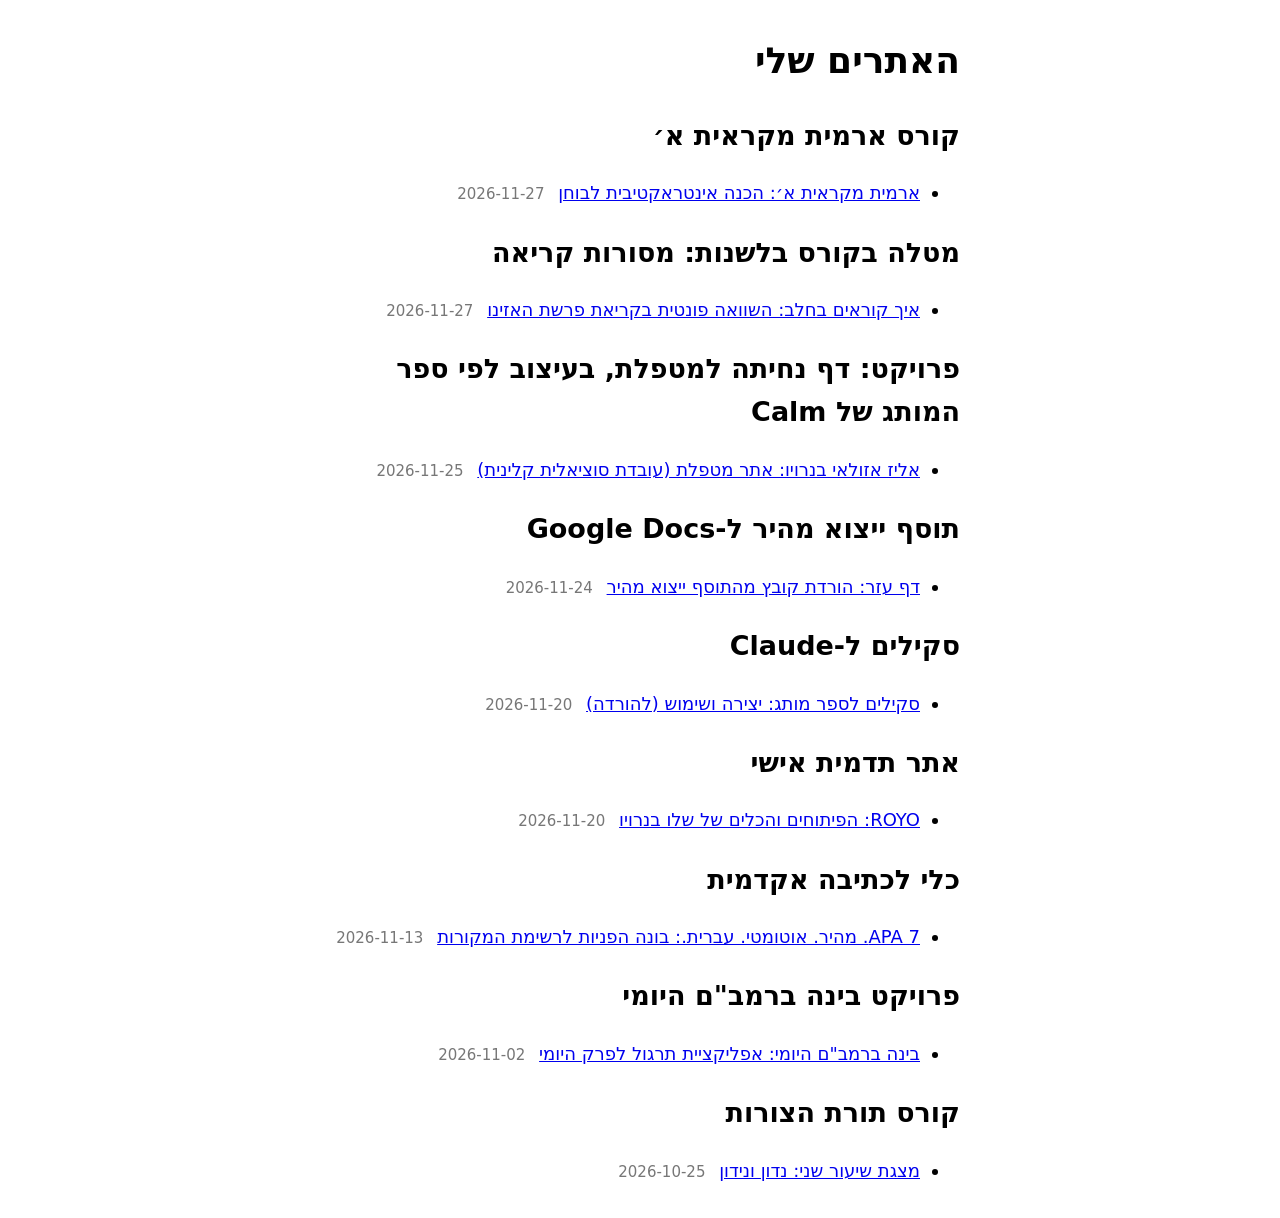
<file: index.html>
<!doctype html>
<html lang="he" dir="rtl"><head><meta charset="utf-8">
<meta name="viewport" content="width=device-width,initial-scale=1">
<title>האתרים שלי</title>
<style>body{font:18px/1.6 system-ui,sans-serif;max-width:40rem;margin:2rem auto;padding:0 1rem}
small{color:#777;margin-inline-start:.5rem}</style></head>
<body><h1>האתרים שלי</h1><h2>קורס ארמית מקראית א׳</h2><ul><li><a href="biblical-aramaic-1-quiz-prep/">ארמית מקראית א׳: הכנה אינטראקטיבית לבוחן</a> <small>2026-11-27</small></li></ul><h2>מטלה בקורס בלשנות: מסורות קריאה</h2><ul><li><a href="linguistics-aleppo-reading-tradition-haazinu/">איך קוראים בחלב: השוואה פונטית בקריאת פרשת האזינו</a> <small>2026-11-27</small></li></ul><h2>פרויקט: דף נחיתה למטפלת, בעיצוב לפי ספר המותג של Calm</h2><ul><li><a href="therapy-eliz-azulai-benroyo/">אליז אזולאי בנרויו: אתר מטפלת (עובדת סוציאלית קלינית)</a> <small>2026-11-25</small></li></ul><h2>תוסף ייצוא מהיר ל-Google Docs</h2><ul><li><a href="docs-quick-export-download-helper/">דף עזר: הורדת קובץ מהתוסף ייצוא מהיר</a> <small>2026-11-24</small></li></ul><h2>סקילים ל-Claude</h2><ul><li><a href="brand-book-skills/">סקילים לספר מותג: יצירה ושימוש (להורדה)</a> <small>2026-11-20</small></li></ul><h2>אתר תדמית אישי</h2><ul><li><a href="royo-personal-tools-showcase/">ROYO: הפיתוחים והכלים של שלו בנרויו</a> <small>2026-11-20</small></li></ul><h2>כלי לכתיבה אקדמית</h2><ul><li><a href="academic-writing-apa7-citation-builder/">APA 7. מהיר. אוטומטי. עברית.: בונה הפניות לרשימת המקורות</a> <small>2026-11-13</small></li></ul><h2>פרויקט בינה ברמב&quot;ם היומי</h2><ul><li><a href="rambam-binah-daily/">בינה ברמב&quot;ם היומי: אפליקציית תרגול לפרק היומי</a> <small>2026-11-02</small></li></ul><h2>קורס תורת הצורות</h2><ul><li><a href="morphology-course-lesson-2-nadon-nidon/">מצגת שיעור שני: נדון ונידון</a> <small>2026-10-25</small></li></ul></body></html>
</file>
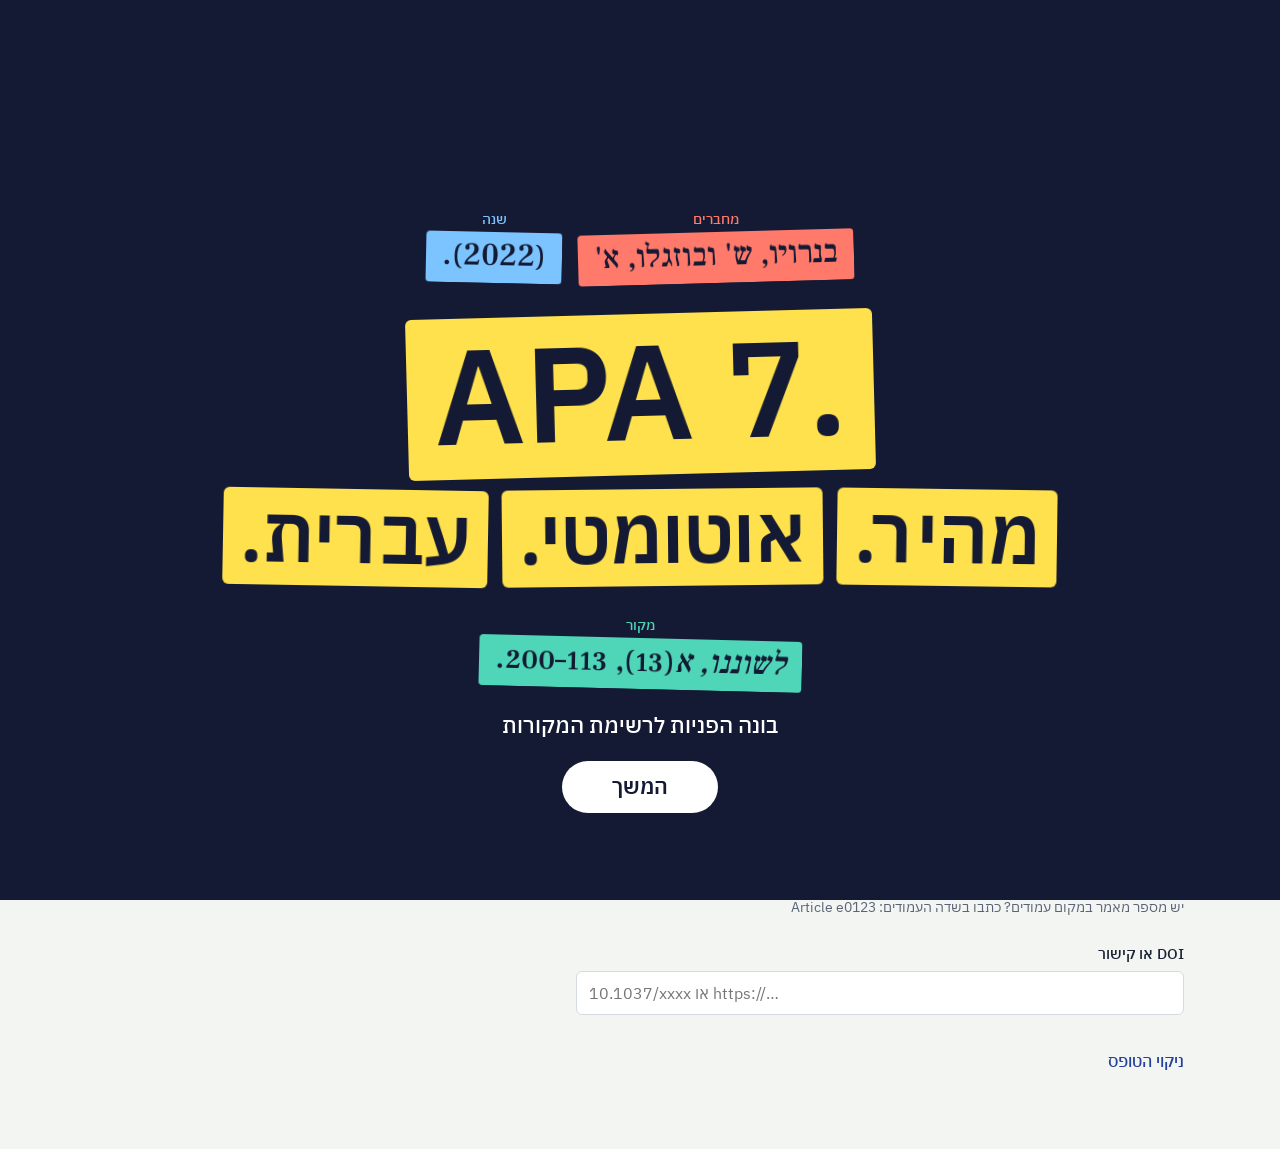
<file: academic-writing-apa7-citation-builder/index.html>
<!doctype html>
<html lang="he" dir="rtl">
<head>
<meta charset="utf-8">
<meta name="viewport" content="width=device-width, initial-scale=1, viewport-fit=cover">
<title>APA 7. מהיר. אוטומטי. עברית.</title>
<meta name="description" content="בונים הפניה לפי APA 7 למאמר בכתב עת או בספר ערוך, בעברית ובאנגלית, ומעתיקים אותה ל-Word.">
<link rel="preconnect" href="https://fonts.googleapis.com">
<link rel="preconnect" href="https://fonts.gstatic.com" crossorigin>
<link href="https://fonts.googleapis.com/css2?family=Frank+Ruhl+Libre:wght@400;500&family=IBM+Plex+Sans+Hebrew:wght@400;500;600&display=swap" rel="stylesheet">
<script>
try { document.documentElement.dataset.theme = localStorage.getItem('apa7.theme') === 'dark' ? 'dark' : 'light'; } catch (e) {}
// Opening animation: once per tab (a reload in the same tab skips it).
try { if (sessionStorage.getItem('apa7.intro')) document.documentElement.classList.add('no-intro'); else sessionStorage.setItem('apa7.intro', '1'); } catch (e) {}
</script>
<style>
:root {
  --paper: #F3F5F2; --surface: #FFFFFF; --ink: #1A2233; --muted: #5B6476; --rule: #D6DBE1;
  --accent: #23409A; --accent-ink: #FFFFFF; --mark: #FFE37E; --ai: #7B5BD6; --ai-bg: #F3EFFF; --web: #B26B00; --web-bg: #FFF4E0; --warn: #9A4A00;
  --sans: "IBM Plex Sans Hebrew", system-ui, sans-serif;
  --serif: "Frank Ruhl Libre", "Times New Roman", serif;
  --ease-out: cubic-bezier(0.23, 1, 0.32, 1);
  color-scheme: light;
}
/* Light is the default; dark only when chosen with the header toggle. */
:root[data-theme="dark"] {
  --paper: #11151D; --surface: #1A202B; --ink: #E6E9EF; --muted: #9AA3B3; --rule: #2D3543;
  --accent: #8EA6FF; --accent-ink: #0E1220; --mark: rgba(255, 214, 90, .3); --ai: #A88BFF; --ai-bg: #241F37; --web: #E8A34A; --web-bg: #2D2414; --warn: #F0A55A;
  color-scheme: dark;
}
* { box-sizing: border-box; }
[hidden] { display: none !important; }
body { margin: 0; background: var(--paper); color: var(--ink); font: 400 16px/1.55 var(--sans); -webkit-text-size-adjust: 100%; }
a { color: var(--accent); }
:focus-visible { outline: 2px solid var(--accent); outline-offset: 2px; }

/* header + tabs */
.top > .theme { position: absolute; inset-inline-end: 1rem; top: 1.1rem; font-size: .92rem; }
.top { position: relative; max-width: 70rem; margin: 0 auto; padding: 1.25rem 1rem 0; display: flex; flex-wrap: wrap; align-items: end; justify-content: space-between; gap: .25rem 2rem; border-bottom: 1px solid var(--rule); }
.top h1 { font: 600 1.35rem/1.2 var(--sans); margin: 0; }
.top p { margin: .2rem 0 .9rem; color: var(--muted); font-size: .92rem; }
.tabs { display: flex; gap: 1.75rem; }
.tabs button { all: unset; cursor: pointer; padding: .55rem 0 .7rem; font-weight: 500; color: var(--muted); border-bottom: 2px solid transparent; margin-bottom: -1px; }
.tabs button[aria-selected="true"] { color: var(--ink); border-color: var(--ink); }
.tabs button:focus-visible { outline: 2px solid var(--accent); outline-offset: 2px; }
.tabs small { font-weight: 400; color: var(--muted); }

main { max-width: 70rem; margin: 0 auto; padding: 1.5rem 1rem 7rem; }
.grid { display: grid; gap: 2rem; }

/* form */
.form { display: grid; gap: 1.5rem; min-width: 0; }
.group { border: 0; margin: 0; padding: 0; min-width: 0; display: grid; gap: .5rem; }
.group > legend, .lbl { font-weight: 500; font-size: .95rem; padding: 0; }
.group > legend { margin-bottom: .45rem; }
.field { display: grid; gap: .35rem; min-width: 0; }
input, textarea, select { font: inherit; color: inherit; background: var(--surface); border: 1px solid var(--rule); border-radius: 6px; padding: .55rem .75rem; min-height: 44px; width: 100%; }
input:focus, textarea:focus, select:focus { outline: 2px solid var(--accent); outline-offset: -1px; border-color: var(--accent); }
textarea { resize: vertical; min-height: 4.4em; field-sizing: content; }
input.ai, textarea.ai { background: var(--ai-bg); border-color: var(--ai); }
input.web, textarea.web { background: var(--web-bg); border-color: var(--web); }
.hint { color: var(--muted); font-size: .85rem; margin: 0; }
.row-top { display: flex; flex-wrap: wrap; gap: 1rem 1.5rem; align-items: end; justify-content: space-between; }
.row-top .field { width: 11rem; }
.row3 { display: grid; grid-template-columns: repeat(3, minmax(0, 1fr)); gap: .75rem; }
.row2 { display: grid; grid-template-columns: minmax(0, 2fr) minmax(0, 1fr); gap: .75rem; }

.seg { display: inline-flex; border: 1px solid var(--rule); border-radius: 8px; padding: 3px; background: var(--surface); }
.seg label { position: relative; }
.seg input { position: absolute; opacity: 0; width: 1px; height: 1px; min-height: 0; }
.seg span { display: block; padding: .5rem 1rem; border-radius: 6px; cursor: pointer; }
.seg input:checked + span { background: var(--ink); color: var(--paper); }
.seg input:focus-visible + span { outline: 2px solid var(--accent); outline-offset: 1px; }

.people { display: grid; gap: .5rem; }
.person { display: grid; grid-template-columns: minmax(0, 1fr) minmax(0, 1fr) 44px; gap: .5rem; }
.x { all: unset; display: grid; place-items: center; width: 44px; height: 44px; border-radius: 6px; color: var(--muted); cursor: pointer; font-size: 1.05rem; }
.x:hover { background: var(--rule); color: var(--ink); }
.x:focus-visible { outline: 2px solid var(--accent); }
@media (max-width: 400px) {
  .person { grid-template-columns: minmax(0, 1fr) 44px; }
  .person [data-f="given"] { grid-column: 1; }
  .person .x { grid-column: 2; grid-row: 1; }
  .row2 { grid-template-columns: minmax(0, 1fr); }
}
.textbtn { all: unset; justify-self: start; color: var(--accent); font-weight: 500; cursor: pointer; padding: .4rem 0; min-height: 32px; }
.textbtn:hover { text-decoration: underline; }
.textbtn:focus-visible { outline: 2px solid var(--accent); outline-offset: 2px; border-radius: 3px; }
.banner { border-inline-start: 3px solid var(--ai); background: var(--ai-bg); padding: .75rem 1rem; border-radius: 6px; margin: 0; }
.banner .textbtn { padding: 0; min-height: 0; text-decoration: underline; }
.demo { margin: 0; padding: .55rem .9rem; border-inline-start: 3px solid var(--rule); color: var(--muted); font-size: .92rem; }
.demo .textbtn { padding: 0; min-height: 0; }
body[data-type="chapter"] .only-journal, body[data-type="journal"] .only-chapter { display: none; }

/* output */
.out { display: grid; gap: .9rem; align-content: start; min-width: 0; }
.cap { font-size: .85rem; color: var(--muted); margin: 0; }
.card { background: var(--surface); border: 1px solid var(--rule); border-radius: 8px; padding: 1.1rem 1.25rem; }
/* APA layout: double spacing + 1.25cm hanging indent, as the guide asks */
#ref { margin: 0; font: 400 1.16rem/2 var(--serif); padding-inline-start: 1.25cm; text-indent: -1.25cm; overflow-wrap: anywhere; }
#ref.ghost { color: var(--muted); }
@media (max-width: 600px) { #ref { font-size: 1.06rem; padding-inline-start: 1.6em; text-indent: -1.6em; } }
#ref span { border-radius: 3px; transition: background-color .15s; }
@media (hover: hover) and (pointer: fine) {
  #ref[data-focus="authors"] [data-k="authors"], #ref[data-focus="date"] [data-k="date"], #ref[data-focus="title"] [data-k="title"],
  #ref[data-focus="source"] [data-k="source"], #ref[data-focus="link"] [data-k="link"] { background: var(--mark); }
}
.primary { font: 500 1rem var(--sans); background: var(--accent); color: var(--accent-ink); border: 0; border-radius: 8px; min-height: 48px; padding: 0 1.25rem; cursor: pointer; }
.primary:disabled { opacity: .45; cursor: not-allowed; }
.missing { color: var(--warn); font-size: .9rem; margin: 0; }
.missing:empty { display: none; }
.intext h2 { font: 500 .95rem var(--sans); margin: .6rem 0 .2rem; }
.cite { display: flex; align-items: center; justify-content: space-between; gap: .75rem; padding: .5rem 0; border-top: 1px solid var(--rule); }
.cite output { font: 400 1.05rem/1.5 var(--serif); }
.small { font: 500 .9rem var(--sans); color: var(--ink); background: transparent; border: 1px solid var(--rule); border-radius: 6px; min-height: 40px; padding: 0 .85rem; cursor: pointer; flex: none; }
.small:hover { border-color: var(--ink); }

@media (min-width: 900px) {
  .grid { grid-template-columns: minmax(0, 1fr) minmax(0, 27rem); align-items: start; gap: 3rem; }
  .out { position: sticky; top: 1rem; }
  main { padding-bottom: 3rem; }
}

/* mobile copy dock: hidden on desktop, while typing, on the PDF tab, and while the form is empty */
.dock { display: none; }
@media (max-width: 899px) {
  .dock { display: flex; position: fixed; inset-inline: 0; bottom: 0; gap: .75rem; align-items: center; padding: .6rem 1rem calc(.6rem + env(safe-area-inset-bottom)); background: var(--surface); border-top: 1px solid var(--rule); }
  .dock a { flex: 1; min-width: 0; color: var(--ink); text-decoration: none; font: 400 .95rem/1.4 var(--serif); display: -webkit-box; -webkit-line-clamp: 2; -webkit-box-orient: vertical; overflow: hidden; }
  body:has(:is(input, textarea, select):focus) .dock, body.empty .dock, body[data-tab="t-pdf"] .dock { display: none; }
}

/* PDF tab */
.pdf { max-width: 38rem; display: grid; gap: 1.1rem; }
.pdf h2 { font: 600 1.15rem var(--sans); margin: 0; }
.pdf p { margin: 0; }
.check { display: flex; gap: .55rem; align-items: center; cursor: pointer; }
.check input { width: 1.15rem; height: 1.15rem; min-height: 0; accent-color: var(--accent); }
.drop { display: grid; place-items: center; text-align: center; gap: .25rem; min-height: 8.5rem; padding: 1rem; border: 1.5px dashed var(--rule); border-radius: 8px; background: var(--surface); cursor: pointer; }
.drop.over, .drop:hover { border-color: var(--accent); }
.drop:focus-within { outline: 2px solid var(--accent); outline-offset: 2px; }
.drop input { position: absolute; opacity: 0; width: 1px; height: 1px; }
.drop b { font-weight: 500; }
#fname { color: var(--muted); font-size: .9rem; overflow-wrap: anywhere; }
details summary { cursor: pointer; color: var(--muted); font-size: .92rem; }
details .field { margin-top: .6rem; }
#status { min-height: 1.5em; }
#status.err { color: var(--warn); }
/* Opening animation: a poster-size citation whose "title" is the site name. Strips sweep in reading direction (right → left), the name pops in, then all sweep out. */
.intro { position: fixed; inset: 0; z-index: 100; display: grid; place-items: center; padding: 4vh 6vw; background: #141A33; overflow: hidden auto; }
.no-intro .intro { display: none; }
.intro-stack { width: min(62rem, 100%); min-height: 100%; display: grid; grid-template-rows: 1fr auto 1fr; justify-items: center; text-align: center; gap: clamp(.75rem, 3.5vh, 2.5rem); }
.intro-top { align-self: end; display: flex; flex-wrap: wrap; justify-content: center; align-items: end; gap: .75rem 1rem; }
.intro-bottom { align-self: start; display: grid; justify-items: center; gap: clamp(.75rem, 2.5vh, 1.75rem); }
.intro-row { display: inline-grid; gap: .35rem; justify-items: center; }
.intro-lbl { font: 500 .9rem/1 var(--sans); color: var(--c); opacity: 0; }
.intro-rib { display: inline-block; max-width: 100%; padding: .1em .5em .18em; border-radius: 4px; background: var(--c); color: #141A33;
  font: 500 clamp(1.05rem, 4.2vw, 2rem)/1.3 var(--serif); clip-path: inset(0 0 0 100%); transform: rotate(var(--r)); }
.intro-title { margin: 0; display: grid; justify-items: center; gap: clamp(.35rem, 1.6vw, .9rem); }
.intro-line { display: flex; flex-wrap: wrap; justify-content: center; gap: clamp(.4rem, 1.6vw, .9rem); }
.intro-word { clip-path: none; opacity: 0; padding: .02em .22em .1em; border-radius: 6px; font: 600 clamp(1.8rem, min(9vw, 8.5vh), 5.2rem)/1.15 var(--sans); }
.intro-word.big { font-size: clamp(3rem, min(16vw, 15vh), 9.5rem); line-height: 1.05; padding: .04em .2em .1em; }
.intro-go { font: 600 clamp(1.05rem, 2.8vw, 1.3rem)/1 var(--sans); color: #141A33; background: #FFFFFF; border: 0; border-radius: 999px;
  min-height: 52px; padding: 0 2.4em; cursor: pointer; opacity: 0; }
.intro-go:focus-visible { outline: 3px solid #FFE14D; outline-offset: 3px; }
@media (hover: hover) and (pointer: fine) { .intro-go:hover { background: #FFE14D; } }
.intro.go .intro-go { animation: rise 480ms var(--ease-out) var(--d) both; }
.intro.out .intro-go { animation: fade-away 220ms var(--ease-out) both; }
.intro-brand { margin: 0; font: 500 clamp(1rem, 2.6vw, 1.35rem)/1.3 var(--sans); color: #FFFFFF; opacity: 0; }

.intro.go .intro-rib { animation: rib-in 560ms var(--ease-out) var(--d) both; }
.intro.go .intro-word { animation: pop 600ms var(--ease-out) var(--d) both; }
.intro.go .intro-lbl { animation: rise 320ms var(--ease-out) calc(var(--d) + 200ms) both; }
.intro.go .intro-brand { animation: rise 480ms var(--ease-out) var(--d) both; }
.intro.out .intro-word { opacity: 1; }
.intro.out .intro-rib { animation: rib-out 380ms var(--ease-out) calc(var(--d) / 6) both; }
.intro.out .intro-lbl, .intro.out .intro-brand { animation: fade-away 220ms var(--ease-out) both; }
.intro.out { animation: fade-away 420ms var(--ease-out) 320ms both; }
.intro.out-fast { animation: fade-away 220ms var(--ease-out) both; }
@keyframes rib-in { from { clip-path: inset(0 0 0 100%); transform: translateX(32px) rotate(var(--r)); } to { clip-path: inset(0); transform: translateX(0) rotate(var(--r)); } }
@keyframes rib-out { from { clip-path: inset(0); transform: translateX(0) rotate(var(--r)); } to { clip-path: inset(0 100% 0 0); transform: translateX(-32px) rotate(var(--r)); } }
@keyframes pop { from { opacity: 0; transform: translateY(14px) scale(.9) rotate(var(--r)); } to { opacity: 1; transform: rotate(var(--r)); } }
@keyframes rise { from { opacity: 0; transform: translateY(8px); } to { opacity: 1; transform: none; } }
@keyframes fade-away { from { opacity: 1; } to { opacity: 0; } }
@keyframes fade-in { from { opacity: 0; } to { opacity: 1; } }
/* Reduced motion: same content, opacity only, shorter. */
@media (prefers-reduced-motion: reduce) {
  .intro-rib { clip-path: none; transform: none; opacity: 0; }
  .intro.go .intro-rib, .intro.go .intro-lbl, .intro.go .intro-brand, .intro.go .intro-go { animation: fade-in 300ms ease calc(var(--d) / 3) both; }
  .intro.out .intro-rib, .intro.out .intro-lbl, .intro.out .intro-brand { animation: none; opacity: 1; }
  .intro.out { animation-delay: 0s; }
}
.sr { position: absolute; width: 1px; height: 1px; overflow: hidden; clip: rect(0 0 0 0); white-space: nowrap; }
@media (prefers-reduced-motion: reduce) { * { transition: none !important; } }
</style>
</head>
<body data-tab="t-manual">
<div class="intro" id="intro" role="dialog" aria-label="פתיחה"><div class="intro-stack"></div></div>
<header class="top">
  <button type="button" class="textbtn theme" id="theme">מצב כהה</button>
  <div>
    <h1>APA 7. מהיר. אוטומטי. עברית.</h1>
    <p>בונה הפניות לרשימת המקורות: מאמר בכתב עת או בספר ערוך, בעברית או באנגלית</p>
  </div>
  <nav class="tabs" role="tablist" aria-label="דרך ההזנה">
    <button role="tab" id="t-manual" aria-controls="p-manual" aria-selected="true">הזנה ידנית</button>
    <button role="tab" id="t-pdf" aria-controls="p-pdf" aria-selected="false" tabindex="-1">חילוץ מ-PDF <small>Gemini</small></button>
  </nav>
</header>

<main>
<section id="p-manual" role="tabpanel" aria-labelledby="t-manual" class="grid">
  <form id="f" class="form" autocomplete="off" novalidate>
    <div class="row-top">
      <fieldset class="group">
        <legend>איפה פורסם המאמר</legend>
        <div class="seg">
          <label><input type="radio" name="type" value="journal" checked><span>כתב עת</span></label>
          <label><input type="radio" name="type" value="chapter"><span>ספר ערוך</span></label>
        </div>
      </fieldset>
      <label class="field"><span class="lbl">שפת המקור</span>
        <select name="lang"><option value="">אוטומטי</option><option value="he">עברית</option><option value="en">English</option></select>
      </label>
    </div>

    <p class="demo" id="demo" hidden>זו הפניה לדוגמה. <button type="button" class="textbtn" data-clear>ניקוי הטופס והתחלה</button></p>
    <p class="banner" id="banner" hidden><span id="banner-text"></span> <button type="button" class="textbtn" id="flip" hidden></button></p>

    <fieldset class="group" data-seg="authors">
      <legend>מחברים</legend>
      <div class="people" id="authors"></div>
      <button type="button" class="textbtn" data-add="authors">+ מחבר</button>
      <p class="hint">ארגון כמחבר: כתבו את שמו המלא בשדה הראשון והשאירו את "שם פרטי" ריק.</p>
    </fieldset>

    <label class="field" data-seg="date"><span class="lbl">שנת פרסום</span>
      <input name="year" placeholder='2024, תשפ"ד או בדפוס' dir="auto">
    </label>

    <div class="field" data-seg="title">
      <label class="lbl" for="title">כותרת המאמר</label>
      <textarea id="title" name="title" rows="2" dir="auto" placeholder="כולל כותרת משנה אחרי נקודתיים"></textarea>
      <button type="button" class="textbtn" id="sc" hidden>להמיר ל-sentence case כנדרש ב-APA</button>
    </div>

    <div class="group only-journal" data-seg="source">
      <label class="field"><span class="lbl">שם כתב העת</span>
        <input name="journal" dir="auto" placeholder="שם מלא, ללא קיצורים">
      </label>
      <div class="row3">
        <label class="field"><span class="lbl">כרך</span><input name="volume" dir="auto"></label>
        <label class="field"><span class="lbl">גיליון</span><input name="issue" dir="auto"></label>
        <label class="field"><span class="lbl">עמודים</span><input name="pages" dir="auto" placeholder="118–119"></label>
      </div>
      <p class="hint">יש מספר מאמר במקום עמודים? כתבו בשדה העמודים: Article e0123</p>
    </div>

    <div class="group only-chapter" data-seg="source">
      <fieldset class="group">
        <legend>עורכי הספר</legend>
        <div class="people" id="editors"></div>
        <button type="button" class="textbtn" data-add="editors">+ עורך</button>
      </fieldset>
      <label class="field" id="role-field"><span class="lbl">תואר העורך</span>
        <select name="role"><option>עורך</option><option>עורכת</option></select>
      </label>
      <label class="field"><span class="lbl">שם הספר</span><input name="book" dir="auto"></label>
      <div class="row2">
        <label class="field"><span class="lbl">הוצאה לאור</span><input name="publisher" dir="auto"></label>
        <label class="field"><span class="lbl">עמודי הפרק</span><input name="cpages" dir="auto" placeholder="423–426"></label>
      </div>
    </div>

    <label class="field" data-seg="link"><span class="lbl">DOI או קישור</span>
      <input name="link" dir="ltr" inputmode="url" autocapitalize="none" autocorrect="off" spellcheck="false" placeholder="10.1037/xxxx או https://…">
    </label>

    <button type="button" class="textbtn" data-clear>ניקוי הטופס</button>
  </form>

  <aside class="out" id="out" aria-label="ההפניה">
    <p class="cap">ההפניה לרשימת המקורות</p>
    <div class="card"><p id="ref"></p></div>
    <button type="button" class="primary" data-copy="ref">העתקת ההפניה</button>
    <p class="missing" id="missing"></p>
    <p class="hint">מועתק עם נטוי בלבד, בלי גופן. כניסה תלויה של 1.25 ס"מ ורווח כפול מגדירים בעיצוב הפסקה ב-Word.</p>
    <div class="intext" id="intext">
      <h2>הפניה בגוף הטקסט</h2>
      <div class="cite"><output id="paren"></output><button type="button" class="small" data-copy="paren">העתקה</button></div>
      <div class="cite"><output id="narrative"></output><button type="button" class="small" data-copy="narrative">העתקה</button></div>
    </div>
  </aside>
</section>

<section id="p-pdf" role="tabpanel" aria-labelledby="t-pdf" hidden>
  <div class="pdf">
    <h2>חילוץ פרטים מקובץ PDF</h2>
    <p>Gemini קורא את שלושת העמודים הראשונים ואת שם הקובץ, משלים מהרשת פרטים שחסרים, ומתרגם מאמר באנגלית לעברית. ההפניה עצמה נבנית לפי הכללים, ואתם בודקים את השדות לפני ההעתקה.</p>
    <label class="field"><span class="lbl">מפתח Gemini API</span>
      <input type="password" id="key" dir="ltr" autocomplete="off" autocapitalize="none" spellcheck="false" placeholder="AIza…">
    </label>
    <label class="check"><input type="checkbox" id="remember"> לזכור את המפתח בדפדפן הזה</label>
    <p class="hint">אין לכם מפתח? <a href="https://aistudio.google.com/apikey" target="_blank" rel="noopener">יוצרים אחד בחינם ב-Google AI Studio</a>. המפתח, העמודים ושם הקובץ נשלחים ישירות מהדפדפן שלכם ל-Google, ולא לשום מקום אחר.</p>
    <label class="field"><span class="lbl">מודל</span>
      <select id="model">
        <optgroup label="חינמי">
          <option value="gemini-3.8-flash">Gemini 3.8 Flash</option>
          <option value="gemini-3.6-flash">Gemini 3.6 Flash</option>
          <option value="gemini-3.5-flash-lite">Gemini 3.5 Flash-Lite</option>
          <option value="gemini-3.1-flash-lite">Gemini 3.1 Flash-Lite</option>
          <option value="gemini-2.5-flash">Gemini 2.5 Flash</option>
          <option value="gemini-flash-latest">Gemini Flash Latest</option>
          <option value="gemini-flash-lite-latest">Gemini Flash-Lite Latest</option>
          <option value="gemini-2.5-flash-lite">Gemini 2.5 Flash-Lite</option>
          <option value="gemini-3-flash-preview">Gemini 3 Flash Preview</option>
          <option value="gemini-3.1-flash-lite-preview">Gemini 3.1 Flash Lite Preview</option>
          <option value="gemini-3.5-flash">Gemini 3.5 Flash</option>
          <option value="gemini-3.7-flash">Gemini 3.7 Flash</option>
        </optgroup>
        <optgroup label="בתשלום">
          <option value="gemini-4-argon">Gemini 4 Argon</option>
          <option value="gemini-3.1-pro-preview">Gemini 3.1 Pro Preview</option>
          <option value="gemini-2.5-pro">Gemini 2.5 Pro</option>
          <option value="gemma-4-26b-a4b-it">Gemma 4 26B A4B IT</option>
          <option value="gemma-4-31b-it">Gemma 4 31B IT</option>
          <option value="gemini-pro-latest">Gemini Pro Latest</option>
          <option value="gemini-4-carbon">Gemini 4 Carbon</option>
          <option value="gemini-4-hydrogen">Gemini 4 Hydrogen</option>
        </optgroup>
        <option value="">מזהה אחר…</option>
      </select>
    </label>
    <label class="field" id="custom-field" hidden><span class="lbl">מזהה המודל</span>
      <input id="custom-model" dir="ltr" autocapitalize="none" spellcheck="false" placeholder="gemini-…">
      <span class="hint">אפשר להקליד כל מזהה מודל ש-Google מציעה.</span>
    </label>
    <label class="drop" id="drop">
      <input type="file" id="file" accept="application/pdf,.pdf">
      <b>בחירת קובץ PDF</b>
      <span class="hint">או גרירה לכאן</span>
      <span id="fname"></span>
    </label>
    <button type="button" class="primary" id="extract">חילוץ ומילוי הטופס</button>
    <p id="status" role="status"></p>
  </div>
</section>
</main>

<div class="dock" aria-label="העתקה מהירה">
  <a href="#out" id="dock-text"></a>
  <button type="button" class="primary" data-copy="ref">העתקה</button>
</div>
<p class="sr" id="live" aria-live="polite"></p>

<script src="apa.js"></script>
<script>
const $ = s => document.querySelector(s);
const form = $('#f');
const FIELDS = ['type', 'lang', 'year', 'title', 'journal', 'volume', 'issue', 'pages', 'book', 'cpages', 'publisher', 'role', 'link'];
const DEFAULTS = { type: 'journal', role: 'עורך' };
// Shown (greyed) while the form is empty: the real formatter applied to placeholder words, so the structure is visible.
const SAMPLE = {
  he: { authors: [{ family: 'שם משפחה', given: 'א' }], year: 'שנה', title: 'כותרת המאמר', journal: 'שם כתב העת', volume: 'כרך', issue: 'גיליון', pages: 'עמודים',
        editors: [{ family: 'שם העורך', given: 'א' }], book: 'שם הספר', publisher: 'הוצאה לאור', lang: 'he' },
  en: { authors: [{ family: 'Author', given: 'A A' }], year: 'Year', title: 'Title of the article', journal: 'Journal Name', volume: 'Volume', issue: 'Issue', pages: 'xx–xx',
        editors: [{ family: 'Editor', given: 'E E' }], book: 'Title of the book', publisher: 'Publisher', lang: 'en' },
};
const store = {
  get: k => { try { return localStorage.getItem(k); } catch { return null; } },
  set: (k, v) => { try { v == null ? localStorage.removeItem(k) : localStorage.setItem(k, v); } catch {} },
};
const esc = s => s.replace(/[&<>]/g, c => ({ '&': '&amp;', '<': '&lt;', '>': '&gt;' }[c]));
// The default example on a first visit (no saved draft). It fills both the journal and the chapter fields.
const EXAMPLE = {
  type: 'journal', authors: [{ family: 'בנרויו', given: 'שלו' }, { family: 'בוזגלו', given: 'אהרון' }], year: '2022',
  title: 'הדרך המהירה ביותר לעצבן רקון', journal: 'לשוננו', volume: 'א', issue: '13', pages: '113-200',
  editors: [{ family: 'כהן', given: 'דני' }], role: 'עורך', book: 'כל הדרכים הגרועות לקלף ביצה', publisher: 'לשם', cpages: '666-770',
};
let current = null;

function addPerson(box, p = {}, focus = false) {
  const row = document.createElement('div');
  row.className = 'person';
  const fam = box.id === 'authors' ? 'שם משפחה או ארגון' : 'שם משפחה';
  row.innerHTML = `<input data-f="family" dir="auto" autocapitalize="words" placeholder="${fam}" aria-label="${fam}">` +
    `<input data-f="given" dir="auto" autocapitalize="words" placeholder="שם פרטי" aria-label="שם פרטי">` +
    `<button type="button" class="x" aria-label="הסרה">✕</button>`;
  row.children[0].value = String(p.family || '');
  row.children[1].value = String(p.given || '');
  box.append(row);
  if (focus) row.children[0].focus();
}
const people = id => [...$('#' + id).children].map(r => ({ family: r.children[0].value, given: r.children[1].value }));
const filled = list => list.filter(p => (p.family + p.given).trim());

function raw() {
  const o = {};
  for (const n of FIELDS) o[n] = form.elements[n].value;
  o.authors = people('authors');
  o.editors = people('editors');
  return o;
}
const toApa = r => ({ ...r, pages: r.type === 'chapter' ? r.cpages : r.pages, editorRole: r.role });
const hasContent = r => FIELDS.some(n => !(n in DEFAULTS) && n !== 'lang' && r[n].trim()) || filled([...r.authors, ...r.editors]).length > 0;

function render() {
  const r = raw();
  const auto = APA.detectLang({ ...r, lang: '' });
  const lang = r.lang || auto;
  const empty = !hasContent(r);
  form.elements.lang.options[0].text = `אוטומטי (${auto === 'he' ? 'עברית' : 'English'})`;
  document.body.dataset.type = r.type;
  document.body.classList.toggle('empty', empty);
  $('#role-field').hidden = !(lang === 'he' && filled(r.editors).length <= 1);
  $('#sc').hidden = !(lang === 'en' && APA.looksTitleCase(r.title) && APA.sentenceCase(r.title) !== r.title);

  const res = APA.format(empty ? { ...SAMPLE[lang], type: r.type } : toApa(r));
  const dir = res.lang === 'he' ? 'rtl' : 'ltr';
  const ref = $('#ref');
  ref.classList.toggle('ghost', empty);
  ref.dir = dir;
  ref.lang = res.lang;
  ref.innerHTML = res.segments.map(s => `<span data-k="${s.key}">${s.html}</span>`).join(' ');
  $('#dock-text').textContent = res.text;
  $('#dock-text').dir = dir;
  $('#missing').textContent = !empty && res.missing.length ? 'חסר: ' + res.missing.join(', ') : '';

  const it = empty ? null : APA.inText(toApa(r));
  $('#intext').hidden = !it;
  for (const k of ['paren', 'narrative']) { $('#' + k).textContent = it ? it[k] : ''; $('#' + k).dir = dir; }
  document.querySelectorAll('[data-copy="ref"]').forEach(b => (b.disabled = empty));
  current = empty ? null : res;
  if ($('#demo').hidden) store.set('apa7.draft', JSON.stringify(r)); // the untouched example is not a draft
}

// mode: '' = the user's own data, 'demo' = the default example, 'ai' = filled by Gemini (fields get marked).
function fill(r = {}, mode = '') {
  for (const n of FIELDS) form.elements[n].value = String((n === 'type' ? (r.type === 'chapter' ? 'chapter' : '') : r[n]) || DEFAULTS[n] || '');
  for (const id of ['authors', 'editors']) {
    const box = $('#' + id);
    box.replaceChildren();
    const list = Array.isArray(r[id]) ? r[id].filter(p => p && typeof p === 'object') : [];
    (list.length ? list : [{}]).forEach(p => addPerson(box, p));
  }
  form.querySelectorAll('input:not([type="radio"]), textarea').forEach(el => {
    el.classList.toggle('ai', mode === 'ai' && !!el.value.trim());
    el.classList.remove('web');
  });
  $('#banner').hidden = mode !== 'ai';
  $('#demo').hidden = mode !== 'demo';
  render();
}

// Rich text with italics only. The block's dir keeps Hebrew entries RTL (page ranges then read right to left) and English LTR.
async function copyRich(html, text) {
  try {
    await navigator.clipboard.write([new ClipboardItem({
      'text/html': new Blob([html], { type: 'text/html' }),
      'text/plain': new Blob([text], { type: 'text/plain' }),
    })]);
    return true;
  } catch {
    const onCopy = e => { e.clipboardData.setData('text/html', html); e.clipboardData.setData('text/plain', text); e.preventDefault(); };
    document.addEventListener('copy', onCopy);
    try { return document.execCommand('copy'); } finally { document.removeEventListener('copy', onCopy); }
  }
}

function flash(btn, msg) {
  btn.dataset.label ??= btn.textContent;
  btn.textContent = msg;
  $('#live').textContent = msg;
  clearTimeout(btn._t);
  btn._t = setTimeout(() => (btn.textContent = btn.dataset.label), 1600);
}

document.addEventListener('click', async e => {
  const b = e.target.closest('[data-copy]');
  if (!b || !current) return;
  const k = b.dataset.copy;
  const ok = k === 'ref'
    ? await copyRich(`<div dir="${current.lang === 'he' ? 'rtl' : 'ltr'}">${current.html}</div>`, current.text)
    : await copyRich(esc($('#' + k).textContent), $('#' + k).textContent);
  flash(b, ok ? 'הועתק ✓' : 'ההעתקה נכשלה');
});

form.addEventListener('input', e => { e.target.classList.remove('ai', 'web'); $('#demo').hidden = true; render(); });
form.addEventListener('change', render);
form.addEventListener('submit', e => e.preventDefault());
form.addEventListener('click', e => {
  if (e.target.closest('[data-clear]')) {
    fill({});
    form.querySelector('[data-f="family"]').focus();
    return;
  }
  const x = e.target.closest('.x');
  if (x) {
    const box = x.parentElement.parentElement;
    x.parentElement.remove();
    if (!box.children.length) addPerson(box);
    render();
  }
  const add = e.target.closest('[data-add]');
  if (add) addPerson($('#' + add.dataset.add), {}, true);
});
// Enter never submits; in the last name row it opens a new row.
form.addEventListener('keydown', e => {
  if (e.key !== 'Enter' || e.target.tagName === 'TEXTAREA' || e.target.tagName === 'BUTTON') return;
  e.preventDefault();
  const row = e.target.closest('.person');
  if (row && !row.nextElementSibling) addPerson(row.parentElement, {}, true);
});
form.addEventListener('focusin', e => { $('#ref').dataset.focus = e.target.closest('[data-seg]')?.dataset.seg || ''; });
form.addEventListener('focusout', () => { $('#ref').dataset.focus = ''; });
$('#sc').onclick = () => { const t = form.elements.title; t.value = APA.sentenceCase(t.value); render(); t.focus(); };
// theme: light by default, dark only when chosen
const root = document.documentElement;
const syncTheme = () => { $('#theme').textContent = root.dataset.theme === 'dark' ? 'מצב בהיר' : 'מצב כהה'; };
$('#theme').onclick = () => {
  root.dataset.theme = root.dataset.theme === 'dark' ? 'light' : 'dark';
  store.set('apa7.theme', root.dataset.theme);
  syncTheme();
};
syncTheme();

// tabs
const tabs = [...document.querySelectorAll('[role="tab"]')];
function showTab(id) {
  for (const t of tabs) {
    const on = t.id === id;
    t.setAttribute('aria-selected', on);
    t.tabIndex = on ? 0 : -1;
    $('#' + t.getAttribute('aria-controls')).hidden = !on;
  }
  document.body.dataset.tab = id;
}
for (const t of tabs) {
  t.onclick = () => showTab(t.id);
  t.onkeydown = e => {
    if (e.key !== 'ArrowLeft' && e.key !== 'ArrowRight') return;
    const other = tabs.find(x => x !== t);
    showTab(other.id);
    other.focus();
  };
}

// ---- Gemini: extract fields from the first 3 pages; the formatter above still builds the citation ----
const keyEl = $('#key'), remember = $('#remember'), statusEl = $('#status');
keyEl.value = store.get('apa7.key') || '';
remember.checked = !!keyEl.value;
remember.onchange = () => { if (!remember.checked) store.set('apa7.key', null); };
let pdfFile = null;

const status = (msg, err = false) => { statusEl.textContent = msg; statusEl.classList.toggle('err', err); };
function setFile(f) {
  if (!f) return;
  if (f.type !== 'application/pdf' && !/\.pdf$/i.test(f.name)) return status('הקובץ צריך להיות PDF.', true);
  pdfFile = f;
  $('#fname').textContent = f.name;
  status('');
}
const drop = $('#drop');
$('#file').onchange = e => setFile(e.target.files[0]);
drop.ondragover = e => { e.preventDefault(); drop.classList.add('over'); };
drop.ondragleave = () => drop.classList.remove('over');
drop.ondrop = e => { e.preventDefault(); drop.classList.remove('over'); setFile(e.dataTransfer.files[0]); };

const loadPdfLib = () => window.PDFLib ? Promise.resolve() : new Promise((ok, fail) => {
  const s = document.createElement('script');
  s.src = 'https://cdnjs.cloudflare.com/ajax/libs/pdf-lib/1.17.1/pdf-lib.min.js';
  s.onload = ok;
  s.onerror = () => fail(new Error('pdf-lib'));
  document.head.append(s);
});
function toB64(buf) {
  const a = new Uint8Array(buf);
  let s = '';
  for (let i = 0; i < a.length; i += 0x8000) s += String.fromCharCode(...a.subarray(i, i + 0x8000));
  return btoa(s);
}
async function firstPages(file) {
  const bytes = await file.arrayBuffer();
  try {
    await loadPdfLib();
    const src = await PDFLib.PDFDocument.load(bytes, { ignoreEncryption: true });
    if (src.isEncrypted) throw new Error('encrypted');
    const out = await PDFLib.PDFDocument.create();
    const idx = [...Array(Math.min(3, src.getPageCount())).keys()];
    (await out.copyPages(src, idx)).forEach(p => out.addPage(p));
    return { b64: await out.saveAsBase64(), trimmed: true };
  } catch {
    // Encrypted or unusual PDFs can't be cut in the browser; send the file and tell the model to read only its start.
    if (bytes.byteLength > 15e6) throw new Error('לא ניתן היה לחתוך את הקובץ, והוא גדול מדי לשליחה בשלמותו (מעל 15MB).');
    return { b64: toB64(bytes), trimmed: false };
  }
}

const PERSON = { type: 'object', properties: { family: { type: 'string' }, given: { type: 'string' } }, required: ['family', 'given'] };
const PEOPLE = { type: 'array', items: PERSON };
const STR = { type: 'string' };
const HE_FIELDS = { authors: PEOPLE, editors: PEOPLE, title: STR, journal: STR, book: STR, publisher: STR };
const SCHEMA = {
  type: 'object',
  properties: {
    type: { type: 'string', enum: ['journal', 'chapter'] }, language: { type: 'string', enum: ['he', 'en'] },
    authors: PEOPLE, year: STR, title: STR, journal: STR, volume: STR, issue: STR, pages: STR,
    editors: PEOPLE, book: STR, publisher: STR, doi: STR,
    he: { type: 'object', properties: HE_FIELDS, required: Object.keys(HE_FIELDS) },
  },
  required: ['type', 'language', 'authors', 'year', 'title', 'journal', 'volume', 'issue', 'pages', 'editors', 'book', 'publisher', 'doi', 'he'],
};
const HE_RULE = `translate the title and the book title into Hebrew; translate the journal name (use its established Hebrew name if one exists); transliterate people's names and the publisher into Hebrew letters (e.g. family "Smith", given "John" → family "סמית'", given "ג'ון").`;
const PROMPT = `Extract bibliographic metadata for an APA 7 reference from the first pages of this scholarly document (a journal article or a chapter in an edited book).
Use only what is printed in the document or its file name. Use "" (or []) for anything not found. Never guess.
- type: "journal" for a journal article, "chapter" for a chapter in an edited book.
- language: "he" if the article itself is written in Hebrew, otherwise "en". Take every field in the article's own language (for a Hebrew article ignore English translations of the title, names or journal).
- authors / editors: every person, in printed order. family = surname, given = given names exactly as printed. For an organization as author put its full name in family and leave given "".
- year: the publication year of the article (a Hebrew year such as תשפ"ד if that is what is printed).
- title: the full article or chapter title, including a subtitle after a colon. For English titles use APA sentence case (capitalize only the first word, the first word after a colon, proper nouns and acronyms).
- journal: the full journal name, no abbreviations. volume, issue: as printed, numbers only. pages: the article's page range like "45-67", or "Article <number>" if it uses an article number instead of pages.
- book, publisher: for chapters only.
- doi: the DOI only (e.g. 10.1037/abc0000123). If there is no DOI, the article's URL if printed, else "".
- he: only when the article is NOT in Hebrew, a Hebrew version of its text fields for a Hebrew reference list: ${HE_RULE} For a Hebrew article leave every field of he empty.`;

// Fields a complete reference needs; whatever is still empty after the PDF goes to a web search.
const NEED = { journal: ['authors', 'year', 'title', 'journal', 'volume', 'issue', 'pages', 'doi'], chapter: ['authors', 'year', 'title', 'editors', 'book', 'publisher', 'pages', 'doi'] };
const LABELS = { authors: 'מחברים', year: 'שנה', title: 'כותרת', journal: 'כתב העת', volume: 'כרך', issue: 'גיליון', pages: 'עמודים', doi: 'DOI', editors: 'עורכים', book: 'שם הספר', publisher: 'הוצאה לאור' };
const isEmpty = v => (Array.isArray(v) ? !v.some(p => p && String((p.family || '') + (p.given || '')).trim()) : !String(v ?? '').trim());
function parseJson(text) {
  try { return JSON.parse(text.slice(text.indexOf('{'), text.lastIndexOf('}') + 1)); } catch { return null; }
}

async function callGemini(key, model, body) {
  let res;
  try {
    res = await fetch(`https://generativelanguage.googleapis.com/v1beta/models/${encodeURIComponent(model)}:generateContent`, {
      method: 'POST',
      headers: { 'Content-Type': 'application/json', 'x-goog-api-key': key },
      body: JSON.stringify(body),
    });
  } catch {
    throw new Error('אין חיבור ל-Gemini. בדקו את החיבור לאינטרנט ונסו שוב.');
  }
  const data = await res.json().catch(() => ({}));
  if (!res.ok) {
    const m = data.error?.message || '';
    if (res.status === 429) throw new Error('המפתח חרג ממכסת השימוש של המודל הזה. נסו שוב בעוד דקה או בחרו מודל אחר.');
    if (res.status === 404) throw new Error(`המודל "${model}" לא נמצא. בחרו מודל אחר.`);
    if (/api key/i.test(m) || res.status === 401 || res.status === 403) throw new Error('המפתח לא תקין או שאין לו הרשאה למודל הזה.');
    throw new Error('Gemini החזיר שגיאה: ' + (m || res.status));
  }
  return (data.candidates?.[0]?.content?.parts || []).filter(p => !p.thought).map(p => p.text || '').join('');
}

// Stage 1: the first pages + the file name. Gemma models have no JSON mode, so they get the schema in the prompt.
async function extractFromPdf(key, model, b64, trimmed, fileName) {
  const gemma = model.startsWith('gemma');
  const text = await callGemini(key, model, {
    contents: [{ parts: [
      { inlineData: { mimeType: 'application/pdf', data: b64 } },
      { text: PROMPT +
        `\nThe file name is ${JSON.stringify(fileName)}. It may hint at the authors, year or title: use it to confirm what the pages show or to fill a gap they leave.` +
        (trimmed ? '' : '\nRead only the first 3 pages of the document.') +
        (gemma ? `\nReply with one JSON object only, matching this JSON Schema: ${JSON.stringify(SCHEMA)}` : '') },
    ] }],
    ...(gemma ? {} : { generationConfig: { responseMimeType: 'application/json', responseJsonSchema: SCHEMA } }),
  });
  const g = parseJson(text);
  if (!g) throw new Error('לא התקבלו פרטים מהקובץ. נסו שוב, בחרו מודל אחר, או מלאו את הטופס ידנית.');
  return g;
}

// Stage 2: only if fields are still empty. Text only (the PDF is not sent again) + Google Search; fills empty fields only.
async function completeFromWeb(key, model, g) {
  const missing = NEED[g.type === 'chapter' ? 'chapter' : 'journal'].filter(k => isEmpty(g[k]));
  if (!missing.length || isEmpty(g.title)) return [];
  const { he, ...known } = g;
  const wantHe = g.language === 'en';
  const text = await callGemini(key, model, {
    contents: [{ parts: [{ text: `Complete APA 7 reference metadata for one specific scholarly ${g.type === 'chapter' ? 'book chapter' : 'journal article'}.
Known metadata (JSON): ${JSON.stringify(known)}
Missing fields: ${missing.join(', ')}.
Use Google Search to find the missing fields for this exact work: match the title and the authors. Prefer the DOI record (doi.org, Crossref), the publisher's or the journal's page, or a library catalog. Fill a field only when a source confirms it for this exact work, otherwise "". Some works have no issue number or DOI.
Reply with one JSON object only, no prose, with exactly these keys: ${[...missing, ...(wantHe ? ['he'] : [])].join(', ')}.
authors and editors are arrays of {"family": "...", "given": "..."}; doi is the bare DOI (10.xxxx/...); pages like "45-67".` +
      (wantHe ? `\nhe: an object with Hebrew versions of the text fields you filled (keys among ${Object.keys(HE_FIELDS).join(', ')}): ${HE_RULE}` : '') }] }],
    tools: [{ google_search: {} }],
  });
  const found = parseJson(text) || {};
  const got = missing.filter(k => !isEmpty(found[k]) && (Array.isArray(g[k]) ? Array.isArray(found[k]) : typeof found[k] !== 'object'));
  for (const k of got) g[k] = found[k];
  if (wantHe && found.he && typeof found.he === 'object') {
    g.he = { ...(g.he || {}) };
    for (const [k, v] of Object.entries(found.he)) if (k in HE_FIELDS && isEmpty(g.he[k]) && !isEmpty(v)) g.he[k] = v;
  }
  return got;
}

// ---- apply: Gemini's fields → the same form; the formatter still builds the citation ----
let lastAi = null; // { g, web: [field keys from the web], webError, he: show the Hebrew version }
const canTranslate = g => g.language === 'en' && g.he && !isEmpty(g.he.title);

function toRaw(g, useHe) {
  const t = (useHe && g.he) || {};
  const pick = k => (isEmpty(t[k]) ? g[k] : t[k]);
  const chapter = g.type === 'chapter';
  const r = {
    type: chapter ? 'chapter' : 'journal', authors: pick('authors'), editors: pick('editors'), year: g.year, title: pick('title'),
    journal: pick('journal'), volume: g.volume, issue: g.issue, book: pick('book'), publisher: pick('publisher'), link: g.doi,
    [chapter ? 'cpages' : 'pages']: g.pages,
  };
  const lang = useHe ? 'he' : g.language;
  r.lang = (lang === 'he' || lang === 'en') && lang !== APA.detectLang({ ...r, lang: '' }) ? lang : '';
  return r;
}

function showAi() {
  const { g, web, webError, he } = lastAi;
  fill(toRaw(g, he), 'ai');
  const sel = { authors: '#authors input', editors: '#editors input', doi: '[name="link"]', pages: `[name="${g.type === 'chapter' ? 'cpages' : 'pages'}"]` };
  for (const k of web) form.querySelectorAll(sel[k] || `[name="${k}"]`).forEach(el => el.classList.replace('ai', 'web'));
  $('#banner-text').textContent = 'הפרטים מולאו מתוך הקובץ' + (he ? ' ותורגמו לעברית' : '') + '. ' +
    (web.length ? `מהרשת הושלמו: ${web.map(k => LABELS[k]).join(', ')} (מסומנים בכתום). ` : '') +
    (webError ? 'ההשלמה מהרשת לא הצליחה במודל הזה. ' : '') + 'בדקו את השדות לפני ההעתקה.';
  $('#flip').hidden = !canTranslate(g);
  $('#flip').textContent = he ? 'להציג במקור באנגלית' : 'לתרגם לעברית';
}
$('#flip').onclick = () => { lastAi.he = !lastAi.he; showAi(); };

// model picker: the list, or any other model id
const modelSel = $('#model'), customModel = $('#custom-model');
modelSel.value = store.get('apa7.model') ?? 'gemini-flash-latest';
if (modelSel.selectedIndex < 0) modelSel.value = 'gemini-flash-latest';
customModel.value = store.get('apa7.custom-model') || '';
const syncModel = () => { $('#custom-field').hidden = modelSel.value !== ''; };
modelSel.onchange = () => { store.set('apa7.model', modelSel.value); syncModel(); if (!modelSel.value) customModel.focus(); };
customModel.oninput = () => store.set('apa7.custom-model', customModel.value.trim());
syncModel();
const chosenModel = () => (modelSel.value || customModel.value.trim()).replace(/^models\//, '');

$('#extract').onclick = async () => {
  const key = keyEl.value.trim(), model = chosenModel();
  if (!key) { status('הדביקו מפתח Gemini API.', true); return keyEl.focus(); }
  if (!model) { status('הקלידו מזהה מודל.', true); return customModel.focus(); }
  if (!pdfFile) return status('בחרו קובץ PDF.', true);
  store.set('apa7.key', remember.checked ? key : null);
  const btn = $('#extract');
  btn.disabled = true;
  try {
    status('מכין את שלושת העמודים הראשונים…');
    const { b64, trimmed } = await firstPages(pdfFile);
    status(trimmed ? 'Gemini קורא את העמודים…' : 'לא ניתן היה לחתוך את הקובץ, לכן הוא נשלח בשלמותו ו-Gemini יקרא רק את תחילתו…');
    const g = await extractFromPdf(key, model, b64, trimmed, pdfFile.name);
    let web = [], webError = false;
    status('משלים פרטים חסרים מהרשת…');
    try { web = await completeFromWeb(key, model, g); } catch { webError = true; }
    lastAi = { g, web, webError, he: canTranslate(g) };
    showAi();
    showTab('t-manual');
    window.scrollTo({ top: 0 });
    status('');
  } catch (err) {
    status(err.message, true);
  } finally {
    btn.disabled = false;
  }
};

let draft = null;
try { draft = JSON.parse(store.get('apa7.draft')); } catch {}
fill(draft || EXAMPLE, draft ? '' : 'demo');

// Opening animation: the example citation as a poster, with the site name in the title's place.
// The strips are the example's real segments (from the formatter), so the intro shows what the tool does.
(function intro() {
  const el = $('#intro');
  if (root.classList.contains('no-intro')) return el.remove();
  const PARTS = { authors: ['מחברים', '#FF7A6B', -1.6], date: ['שנה', '#7CC4FF', 1.2], source: ['מקור', '#4FD6B8', 1.4] };
  const seg = Object.fromEntries(APA.format(toApa(EXAMPLE)).segments.map(s => [s.key, s.html]));
  const strip = (key, d) => {
    const [label, color, tilt] = PARTS[key];
    return `<span class="intro-row" style="--c:${color};--d:${d}ms"><span class="intro-lbl">${label}</span><span class="intro-rib" style="--r:${tilt}deg">${seg[key]}</span></span>`;
  };
  const word = (text, d, tilt, big = false) =>
    `<span class="intro-rib intro-word${big ? ' big' : ''}" style="--c:#FFE14D;--d:${d}ms;--r:${tilt}deg"${big ? ' dir="ltr"' : ''}>${text}</span>`;
  el.firstElementChild.innerHTML =
    `<div class="intro-top" aria-hidden="true">${strip('authors', 0)}${strip('date', 120)}</div>` +
    `<h2 class="intro-title">${word('APA 7.', 320, -1.5, true)}<span class="intro-line">${word('מהיר.', 620, 0.8)}${word('אוטומטי.', 740, -0.6)}${word('עברית.', 860, 1)}</span></h2>` +
    `<div class="intro-bottom">${strip('source', 1040)}<p class="intro-brand" style="--d:1200ms">בונה הפניות לרשימת המקורות</p><button type="button" class="intro-go" style="--d:1500ms">המשך</button></div>`;
  const reduce = matchMedia('(prefers-reduced-motion: reduce)').matches;
  let done = false;
  const finish = fast => {
    if (done) return;
    done = true;
    el.classList.add(fast ? 'out-fast' : 'out');
    setTimeout(() => el.remove(), fast ? 260 : 780);
  };
  // Start once the fonts are in (max 700ms), so nothing reflows mid-sweep.
  // The final screen stays until "המשך" (or Enter/Escape); the button takes focus once it has appeared.
  Promise.race([document.fonts.ready, new Promise(r => setTimeout(r, 700))]).then(() => {
    el.classList.add('go');
    setTimeout(() => !done && el.querySelector('.intro-go').focus({ preventScroll: true }), reduce ? 600 : 1800);
  });
  el.querySelector('.intro-go').onclick = () => finish(false);
  el.addEventListener('keydown', e => { if (e.key === 'Escape') finish(true); });
  addEventListener('keydown', e => { if (e.key === 'Escape' && !done) finish(true); });
})();
</script>
</body>
</html>
</file>
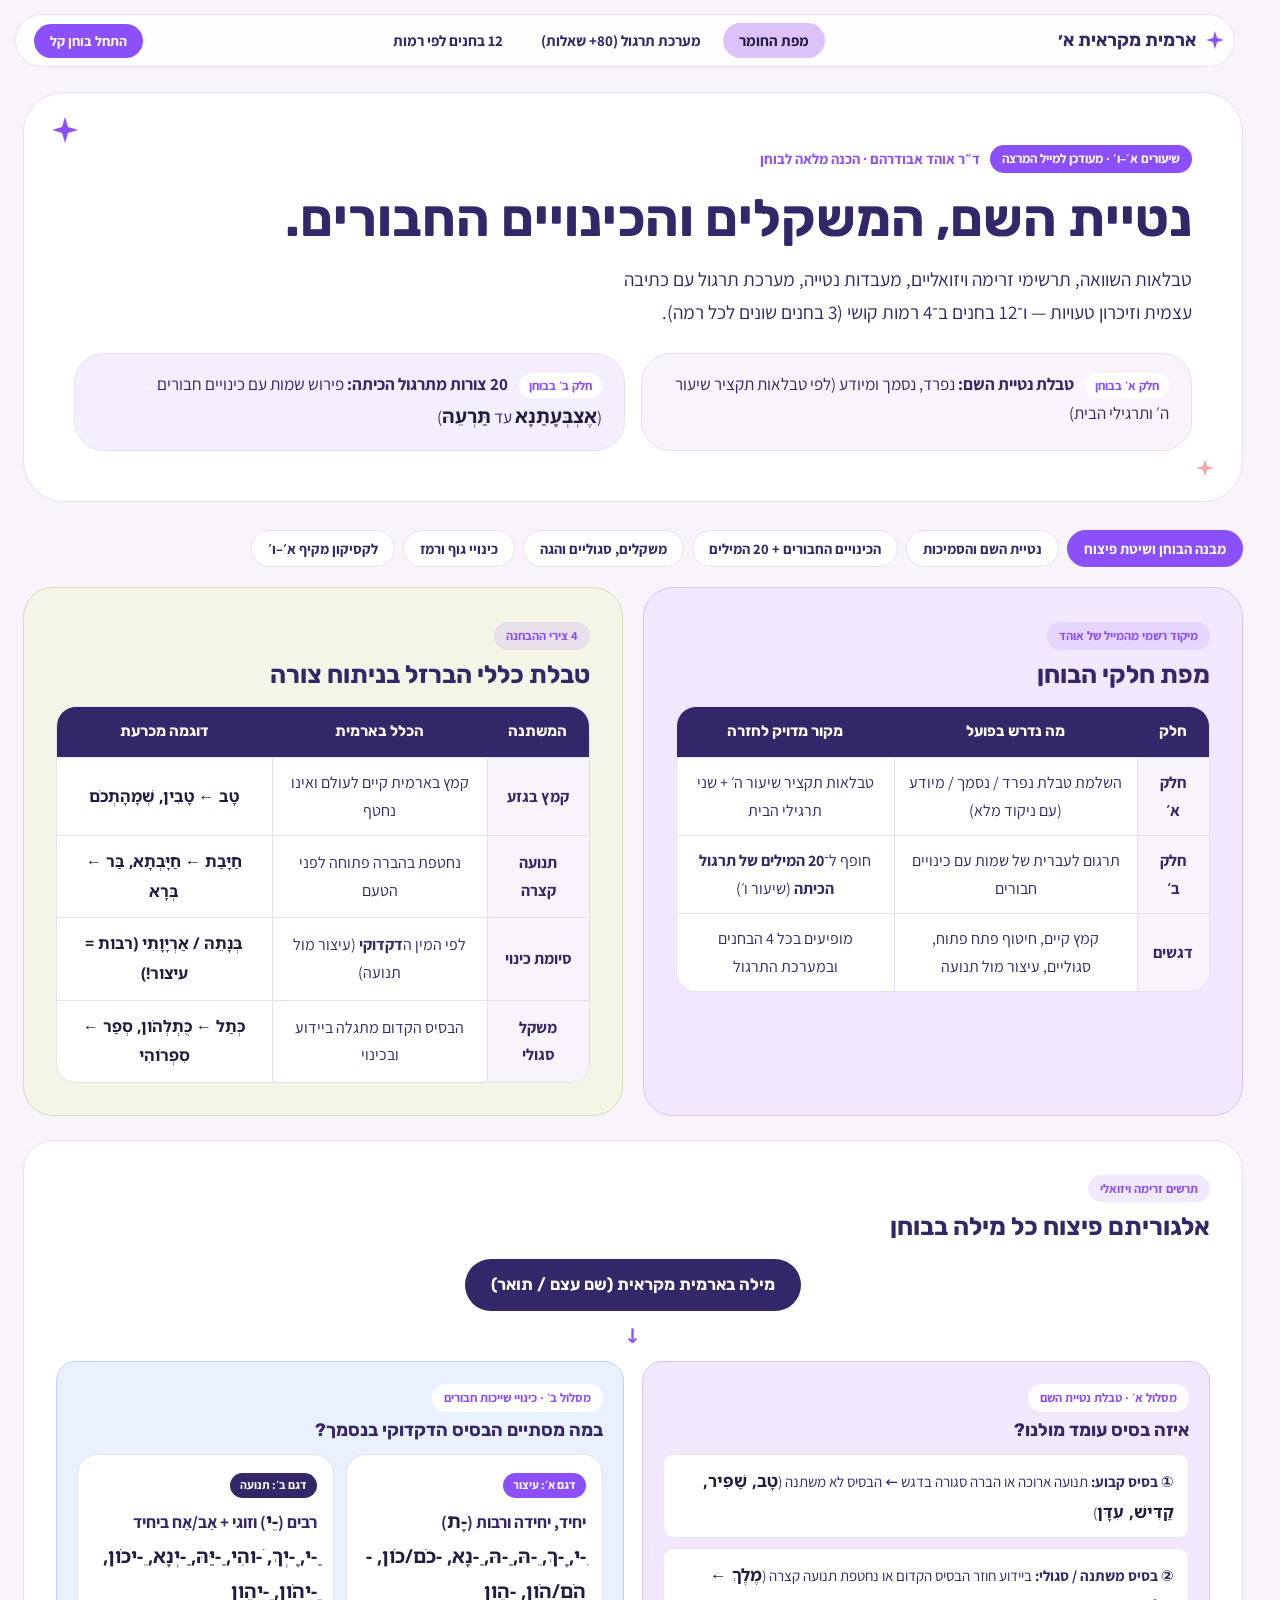
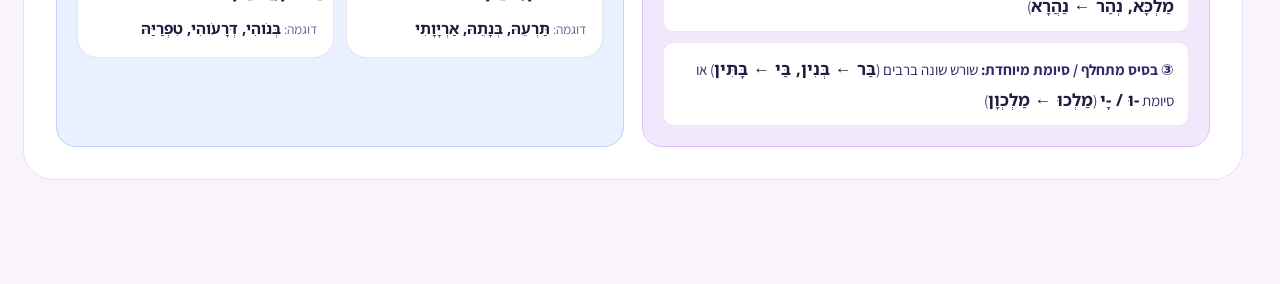
<file: biblical-aramaic-1-quiz-prep/index.html>
<!DOCTYPE html>
<html lang="he" dir="rtl">
<head>
  <meta charset="UTF-8" />
  <meta name="viewport" content="width=device-width, initial-scale=1.0" />
  <title>ארמית מקראית א׳ · הכנה אינטראקטיבית לבוחן</title>
  <link rel="preconnect" href="https://fonts.googleapis.com" />
  <link rel="preconnect" href="https://fonts.gstatic.com" crossorigin />
  <link href="https://fonts.googleapis.com/css2?family=Assistant:wght@400;500;600;700&family=Noto+Sans+Hebrew:wght@400;500;700&family=Rubik:wght@500;700;800&display=swap" rel="stylesheet" />
  <link rel="stylesheet" href="styles.css" />
</head>
<body>
  <div class="progress-bar" id="scrollProgress" aria-hidden="true"></div>

  <!-- Floating Pill Navigation -->
  <header class="top-bar" role="banner">
    <div class="brand-title">
      <svg class="sparkle-icon" width="18" height="18" viewBox="0 0 24 24" aria-hidden="true">
        <path d="M12 0L14.8 9.2L24 12L14.8 14.8L12 24L9.2 14.8L0 12L9.2 9.2Z" fill="#8C50FB"/>
      </svg>
      <span>ארמית מקראית א׳</span>
    </div>

    <nav class="main-tabs" role="tablist" aria-label="ניווט ראשי">
      <button class="tab-btn active" role="tab" aria-selected="true" data-tab="learn">מפת החומר</button>
      <button class="tab-btn" role="tab" aria-selected="false" data-tab="practice">מערכת תרגול (80+ שאלות)</button>
      <button class="tab-btn" role="tab" aria-selected="false" data-tab="quizzes">12 בחנים לפי רמות</button>
    </nav>

    <button class="btn btn-primary btn-sm" id="quickQuizBtn">התחל בוחן קל</button>
  </header>

  <main class="wrap">
    <!-- Hero Section -->
    <section class="hero">
      <div class="hero-card reveal">
        <svg class="hero-sparkle s-top" width="26" height="26" viewBox="0 0 24 24" aria-hidden="true">
          <path d="M12 0L14.8 9.2L24 12L14.8 14.8L12 24L9.2 14.8L0 12L9.2 9.2Z" fill="#8C50FB"/>
        </svg>
        <svg class="hero-sparkle s-bottom" width="18" height="18" viewBox="0 0 24 24" aria-hidden="true">
          <path d="M12 0L14.8 9.2L24 12L14.8 14.8L12 24L9.2 14.8L0 12L9.2 9.2Z" fill="#F2AAAA"/>
        </svg>

        <div class="kicker">
          <span class="kicker-badge">שיעורים א׳–ו׳ · מעודכן למייל המרצה</span>
          <span>ד״ר אוהד אבודרהם · הכנה מלאה לבוחן</span>
        </div>
        <h1>נטיית השם, המשקלים והכינויים החבורים.</h1>
        <p class="lead">
          טבלאות השוואה, תרשימי זרימה ויזואליים, מעבדות נטייה, מערכת תרגול עם כתיבה עצמית וזיכרון טעויות — ו־12 בחנים ב־4 רמות קושי (3 בחנים שונים לכל רמה).
        </p>

        <div class="hero-bubbles" aria-label="מיקוד הבוחן לפי מייל המרצה">
          <div class="chat-bubble bubble-1">
            <span class="bubble-label">חלק א׳ בבוחן</span>
            <span><strong>טבלת נטיית השם:</strong> נפרד, נסמך ומיודע (לפי טבלאות תקציר שיעור ה׳ ותרגילי הבית)</span>
          </div>
          <div class="chat-bubble bubble-2">
            <span class="bubble-label">חלק ב׳ בבוחן</span>
            <span><strong>20 צורות מתרגול הכיתה:</strong> פירוש שמות עם כינויים חבורים (<span class="aramaic">אֶצְבְּעָתַנָא</span> עד <span class="aramaic">תַּרְעֵהּ</span>)</span>
          </div>
        </div>
      </div>
    </section>

    <!-- TAB 1: LEARN -->
    <section id="tab-learn" class="tab-panel active" role="tabpanel">
      <div class="topic-pills" role="tablist" aria-label="נושאי הלימוד">
        <button class="pill-btn active" data-topic="overview">מבנה הבוחן ושיטת פיצוח</button>
        <button class="pill-btn" data-topic="nouns">נטיית השם והסמיכות</button>
        <button class="pill-btn" data-topic="suffixes">הכינויים החבורים + 20 המילים</button>
        <button class="pill-btn" data-topic="phonology">משקלים, סגוליים והגה</button>
        <button class="pill-btn" data-topic="pronouns">כינויי גוף ורמז</button>
        <button class="pill-btn" data-topic="lexicon">לקסיקון מקיף א׳–ו׳</button>
      </div>

      <!-- Topic 1: Overview -->
      <div class="topic-content active" id="topic-overview">
        <div class="grid grid-2">
          <article class="card card-pastel-lavender reveal">
            <div class="card-tag">מיקוד רשמי מהמייל של אוהד</div>
            <h3>מפת חלקי הבוחן</h3>
            <div class="table-wrap">
              <table class="data-table">
                <thead>
                  <tr><th>חלק</th><th>מה נדרש בפועל</th><th>מקור מדויק לחזרה</th></tr>
                </thead>
                <tbody>
                  <tr>
                    <td>חלק א׳</td>
                    <td>השלמת טבלת נפרד / נסמך / מיודע (עם ניקוד מלא)</td>
                    <td>טבלאות תקציר שיעור ה׳ + שני תרגילי הבית</td>
                  </tr>
                  <tr>
                    <td>חלק ב׳</td>
                    <td>תרגום לעברית של שמות עם כינויים חבורים</td>
                    <td>חופף ל־<strong>20 המילים של תרגול הכיתה</strong> (שיעור ו׳)</td>
                  </tr>
                  <tr>
                    <td>דגשים</td>
                    <td>קמץ קיים, חיטוף פתח פתוח, סגוליים, עיצור מול תנועה</td>
                    <td>מופיעים בכל 4 הבחנים ובמערכת התרגול</td>
                  </tr>
                </tbody>
              </table>
            </div>
          </article>

          <article class="card card-pastel-eggshell reveal">
            <div class="card-tag">4 צירי ההבחנה</div>
            <h3>טבלת כללי הברזל בניתוח צורה</h3>
            <div class="table-wrap">
              <table class="data-table">
                <thead>
                  <tr><th>המשתנה</th><th>הכלל בארמית</th><th>דוגמה מכרעת</th></tr>
                </thead>
                <tbody>
                  <tr><td>קמץ בגזע</td><td>קמץ בארמית קיים לעולם ואינו נחטף</td><td class="aramaic">טָב ← טָבִין, שְׁמָהָתְכֹם</td></tr>
                  <tr><td>תנועה קצרה</td><td>נחטפת בהברה פתוחה לפני הטעם</td><td class="aramaic">חַיָּבַת ← חַיָּבְתָא, בַּר ← בְּרָא</td></tr>
                  <tr><td>סיומת כינוי</td><td>לפי המין ה<strong>דקדוקי</strong> (עיצור מול תנועה)</td><td class="aramaic">בְּנָתֵהּ / אַרְיָוָתִי (רבות = עיצור!)</td></tr>
                  <tr><td>משקל סגולי</td><td>הבסיס הקדום מתגלה ביידוע ובכינוי</td><td class="aramaic">כְּתַל ← כֻּתְלְהֹון, סְפַר ← סִפְרֹוהִי</td></tr>
                </tbody>
              </table>
            </div>
          </article>
        </div>

        <!-- Visual Decision Flowchart (Pure HTML/CSS) -->
        <article class="card mt-24 reveal">
          <div class="card-tag">תרשים זרימה ויזואלי</div>
          <h3>אלגוריתם פיצוח כל מילה בבוחן</h3>
          <div class="vflow-tree mt-16">
            <div class="vflow-root">מילה בארמית מקראית (שם עצם / תואר)</div>
            <div class="vflow-connector-down" aria-hidden="true">↓</div>
            <div class="vflow-branches-2">
              <!-- Branch A: Noun State -->
              <div class="vflow-branch box-lavender">
                <div class="vflow-badge">מסלול א׳ · טבלת נטיית השם</div>
                <h4>איזה בסיס עומד מולנו?</h4>
                <div class="vflow-steps">
                  <div class="vstep"><strong>① בסיס קבוע:</strong> תנועה ארוכה או הברה סגורה בדגש ← הבסיס לא משתנה (<span class="aramaic">טָב, שַׁפִּיר, קַדִּישׁ, עִדָּן</span>)</div>
                  <div class="vstep"><strong>② בסיס משתנה / סגולי:</strong> ביידוע חוזר הבסיס הקדום או נחטפת תנועה קצרה (<span class="aramaic">מֶלֶךְ ← מַלְכָּא, נְהַר ← נַהֲרָא</span>)</div>
                  <div class="vstep"><strong>③ בסיס מתחלף / סיומת מיוחדת:</strong> שורש שונה ברבים (<span class="aramaic">בַּר ← בְּנִין, בַּי ← בָּתִּין</span>) או סיומת <span class="aramaic">-וּ / -ָי</span> (<span class="aramaic">מַלְכוּ ← מַלְכְוָן</span>)</div>
                </div>
              </div>

              <!-- Branch B: Possessive Suffix -->
              <div class="vflow-branch box-cornflower">
                <div class="vflow-badge">מסלול ב׳ · כינויי שייכות חבורים</div>
                <h4>במה מסתיים הבסיס הדקדוקי בנסמך?</h4>
                <div class="vflow-split-2">
                  <div class="vsub-card">
                    <span class="vsub-tag tag-purple">דגם א׳: עיצור</span>
                    <p><strong>יחיד, יחידה ורבות (<span class="aramaic">-ָת</span>)</strong></p>
                    <p class="aramaic">ִ-י, ָ-ךְ, ֵ-הּ, ַ-הּ, ַ-נָא, -כֹם/כֹון, -הֹם/הֹון, -הֵון</p>
                    <p class="tiny-muted">דוגמה: <span class="aramaic">תַּרְעֵהּ, בְּנָתֵהּ, אַרְיָוָתִי</span></p>
                  </div>
                  <div class="vsub-card">
                    <span class="vsub-tag tag-dark">דגם ב׳: תנועה</span>
                    <p><strong>רבים (<span class="aramaic">-ֵי</span>) וזוגי + אַב/אַח ביחיד</strong></p>
                    <p class="aramaic">ַ-י, ָ-יְךְ, ֹ-והִי, ַ-יַּהּ, ַ-יְנָא, ֵ-יכֹון, ֵ-יהֹון, ֵ-יהֵון</p>
                    <p class="tiny-muted">דוגמה: <span class="aramaic">בְּנֹוהִי, דְּרָעֹוהִי, טִפְרַיַּהּ</span></p>
                  </div>
                </div>
              </div>
            </div>
          </div>
        </article>
      </div>

      <!-- Topic 2: Nouns -->
      <div class="topic-content" id="topic-nouns">
        <div class="card reveal">
          <div class="card-header-row">
            <div>
              <div class="card-tag">שיעור ה׳ + תרגילי הבית</div>
              <h3>טבלת הצורנים וקבוצות הנטייה</h3>
              <p class="muted">בחרו קבוצת דגמים ולחצו על כל תא בטבלה כדי לראות הסבר מפורט על התנועות והדגשים.</p>
            </div>
            <div class="segmented" id="nounGroupSelector">
              <button class="seg-btn active" data-group="morphemes">צורנים</button>
              <button class="seg-btn" data-group="unchanging">בסיס קבוע</button>
              <button class="seg-btn" data-group="changing">בסיס משתנה</button>
              <button class="seg-btn" data-group="irregular">מתחלפים (בַּר/בַּי)</button>
              <button class="seg-btn" data-group="special">סיומות (-וּ / -ָי)</button>
            </div>
          </div>

          <div class="table-wrap" id="nounTableContainer"></div>
          <div class="cell-inspector" id="nounCellInspector">
            לחצו על משבצת בטבלה כדי לראות הסבר על הצורן ושינויי הניקוד.
          </div>
        </div>

        <!-- Visual Construct State Comparison Diagram -->
        <article class="card mt-24 reveal">
          <div class="card-tag">תחביר השייכות · דיאגרמת השוואה</div>
          <h3>שלושת מבני הסמיכות בארמית מקראית</h3>
          <div class="construct-diagram-grid mt-16">
            <div class="construct-box box-cornflower">
              <div class="construct-num">1</div>
              <h4>סמיכות חבורה / דבוקה</h4>
              <div class="formula-row">
                <span class="f-pill">שם בנסמך</span>
                <span class="f-plus">+</span>
                <span class="f-pill">סומך</span>
              </div>
              <div class="construct-examples">
                <div><span class="aramaic">בַּר אֱלָהִין</span> ← בן אלוהים</div>
                <div><span class="aramaic">חֵיוַת בָּרָא</span> ← חיית השדה</div>
                <div><span class="aramaic">בֵּית סִפְרַיָּא</span> ← בית הספרים</div>
              </div>
            </div>

            <div class="construct-box box-apricot">
              <div class="construct-num">2</div>
              <h4>סמיכות פרוקה</h4>
              <div class="formula-row">
                <span class="f-pill">שם (נפרד/מיודע)</span>
                <span class="f-plus">+</span>
                <span class="f-pill f-accent">דִּי</span>
                <span class="f-plus">+</span>
                <span class="f-pill">סומך</span>
              </div>
              <div class="construct-examples">
                <div><span class="aramaic">שְׁבִיבִין דִּי נוּר</span> ← להבות של אש</div>
                <div><span class="aramaic">מִלְּתָא דִי מַלְכָּה</span> ← הדבר של המלך</div>
                <div><span class="aramaic">גֻּבָּא דִי אַרְיָוָתָא</span> ← הגוב של האריות</div>
              </div>
            </div>

            <div class="construct-box box-lavender">
              <div class="construct-num">3</div>
              <h4>סמיכות פרוקה עם כינוי מקדים (פרולפטי)</h4>
              <div class="formula-row">
                <span class="f-pill">שם + כינוי חבור</span>
                <span class="f-plus">+</span>
                <span class="f-pill f-accent">דִּי</span>
                <span class="f-plus">+</span>
                <span class="f-pill">סומך מיודע</span>
              </div>
              <div class="construct-examples">
                <div><span class="aramaic">שְׁמֵהּ דִּי אֱלָהָא</span> ← שמו של האלוהים</div>
                <div><span class="aramaic">עַבְדֹוהִי דִּי אֱלָהָא</span> ← עבדיו של האל</div>
                <div><span class="aramaic">שָׁרְשֹׁוהִי דִּי אִילָנָא</span> ← שורשיו של האילן</div>
              </div>
            </div>
          </div>
        </article>
      </div>

      <!-- Topic 3: Suffixes + 20 Exam Words -->
      <div class="topic-content" id="topic-suffixes">
        <div class="card reveal">
          <div class="card-header-row">
            <div>
              <div class="card-tag">שיעור ו׳ · מעבדה אינטראקטיבית</div>
              <h3>מחבר הכינויים החבורים</h3>
              <p class="muted">בחרו שם עצם וגוף כדי לראות את הצורה המנוקדת, התרגום והנימוק המורפולוגי.</p>
            </div>
            <div class="segmented" id="corpusToggle">
              <button class="seg-btn active" data-corpus="daniel">ספר דניאל (<span dir="ltr">-כֹון / -הֹון</span>)</button>
              <button class="seg-btn" data-corpus="ezra">ספר עזרא (<span dir="ltr">-כֹם / -הֹם</span>)</button>
            </div>
          </div>

          <div class="builder-grid">
            <div class="builder-controls">
              <label class="field-label">1. בחרו מילת בסיס:</label>
              <div class="chip-group" id="builderWordChips"></div>

              <label class="field-label mt-16">2. בחרו גוף:</label>
              <div class="chip-group" id="builderPersonChips"></div>
            </div>

            <div class="builder-result" id="builderResult"></div>
          </div>
        </div>

        <div class="grid grid-2 mt-24">
          <article class="card reveal">
            <div class="card-tag">טבלה מרכזת</div>
            <h3>טבלת הכינויים החבורים המלאה</h3>
            <div class="table-wrap">
              <table class="data-table">
                <thead>
                  <tr><th>גוף</th><th>דגם א׳: אחר עיצור (יחיד/יחידה/רבות)</th><th>דגם ב׳: אחר תנועה (רבים/זוגי)</th></tr>
                </thead>
                <tbody>
                  <tr><td>מדבר</td><td class="aramaic">ִ-י</td><td class="aramaic">ַ-י</td></tr>
                  <tr><td>נוכח</td><td class="aramaic">ָ-ךְ</td><td class="aramaic">ָ-יְךְ <span class="muted">(קרי āḵ-)</span></td></tr>
                  <tr><td>נוכחת (מחוץ למקרא)</td><td class="aramaic">-כִי</td><td class="aramaic">ֵ-יכִי</td></tr>
                  <tr><td>נסתר</td><td class="aramaic">ֵ-הּ</td><td class="aramaic">ֹ-והִי <span class="muted">(מלעיל)</span></td></tr>
                  <tr><td>נסתרת</td><td class="aramaic">ַ-הּ</td><td class="aramaic">ַ-יַּהּ <span class="muted">(קרי ah-)</span></td></tr>
                  <tr><td>מדברים</td><td class="aramaic">ַ-נָא <span class="muted">(מלעיל)</span></td><td class="aramaic">ַ-יְנָא <span class="muted">(קרי anā-)</span></td></tr>
                  <tr><td>נוכחים</td><td class="aramaic">-כֹם / -כֹון</td><td class="aramaic">ֵ-יכֹם / ֵ-יכֹון</td></tr>
                  <tr><td>נסתרים</td><td class="aramaic">-הֹם / -הֹון</td><td class="aramaic">ֵ-יהֹם / ֵ-יהֹון</td></tr>
                  <tr><td>נסתרות</td><td class="aramaic">-הֵון <span class="muted">(קרי hēn-)</span></td><td class="aramaic">ֵ-יהֵון <span class="muted">(קרי ēhēn-)</span></td></tr>
                </tbody>
              </table>
            </div>
          </article>

          <article class="card card-pastel-flamingo reveal">
            <div class="card-tag">מלכודות בוחן נפוצות</div>
            <h3>דיאגרמת הבדלה: מתי יו״ד ומתי בלי יו״ד?</h3>
            <div class="trap-cards mt-16">
              <div class="trap-row">
                <div class="trap-title">מלכודת 1: שמות זכר שנוטים ברבות (<span class="aramaic">-ָת</span>)</div>
                <p><span class="aramaic">אַרְיָוָתִי</span> (אריותיי), <span class="aramaic">שְׁמָהָתְכֹם</span> (שמותיכם), <span class="aramaic">אֲבָהָתִי</span> (אבותיי) ← המין ה<strong>דקדוקי</strong> הוא נקבה רבות (מסתיים בעיצור <span class="aramaic">ת</span>!), ולכן מקבלים <strong>דגם א׳ ללא יו״ד</strong>!</p>
              </div>
              <div class="trap-row">
                <div class="trap-title">מלכודת 2: הבחנה בין יחיד לרבים בנוכח ובנסתרת</div>
                <p>בכתיב היו״ד מבחינה בין יחיד לרבים גם כשההגייה במסורת הקרי זהה: <span class="aramaic">קַרְנָךְ</span> (קרנךָ - יחיד) לעומת <span class="aramaic">קַרְנָיְךְ</span> (קרניךָ - זוגי/רבים); <span class="aramaic">חֵיוָתַהּ</span> (חיותיהָ - רבות בקמץ!) לעומת <span class="aramaic">טִפְרַיַּהּ</span> (ציפורניהָ - רבים בדגם ב׳).</p>
              </div>
              <div class="trap-row">
                <div class="trap-title">מלכודת 3: בְּנֹוהִי מול בְּנָתֵהּ</div>
                <p><span class="aramaic">בְּנֹוהִי</span> = בניו (בסיס <span class="aramaic">בְּנֵי-</span> בתנועה ← <span class="aramaic">-ֹוהִי</span>), אבל <span class="aramaic">בְּנָתֵהּ</span> = בנותיו (בסיס <span class="aramaic">בְּנָת-</span> בעיצור ← <span class="aramaic">-ֵהּ</span>)!</p>
              </div>
            </div>
          </article>
        </div>

        <!-- Full Table of the 20 Classroom Exam Words -->
        <article class="card mt-24 reveal">
          <div class="card-tag">חובה לבוחן · כל 20 המילים מתרגול הכיתה (מייל המרצה)</div>
          <h3>טבלת ניתוח מלאה של 20 צורות הבוחן (חלק ב׳)</h3>
          <div class="table-wrap" id="twentyWordsTableWrap"></div>
        </article>
      </div>

      <!-- Topic 4: Phonology & Noun Patterns -->
      <div class="topic-content" id="topic-phonology">
        <div class="grid grid-2">
          <article class="card reveal">
            <div class="card-tag">שיעור ד׳ · מעבדה אינטראקטיבית</div>
            <h3>מכונת המשקלים הסגוליים (<span class="en">qaṭl, qiṭl, quṭl</span>)</h3>
            <p class="muted">בחרו שם סגולי וראו כיצד התנועה המקורית מתגלה מחדש ביידוע ובכינוי החבור.</p>
            <div class="chip-group mt-16" id="segolateChips"></div>
            <div class="segolate-stage mt-16" id="segolateStage"></div>
          </article>

          <!-- Visual Segolate Comparison Diagram -->
          <article class="card card-pastel-cornflower reveal">
            <div class="card-tag">דיאגרמת התפצלות</div>
            <h3>סגוליים בעברית מול ארמית</h3>
            <div class="vflow-tree mt-16">
              <div class="vflow-root">צורה שמית קדומה: <span class="en">*kaspu → *kasp</span></div>
              <div class="vflow-connector-down" aria-hidden="true">↓ פירוק צרור עיצורים</div>
              <div class="vflow-split-2">
                <div class="vsub-card">
                  <span class="vsub-tag tag-dark">עברית (טעם מלעילי)</span>
                  <p>1. תנועת עזר: <span class="en">*kásɛp</span></p>
                  <p>2. הידמות תנועות: <span class="aramaic">כֶּסֶף</span></p>
                  <p class="tiny-muted">הטעם נשאר בהברה הראשונה</p>
                </div>
                <div class="vsub-card">
                  <span class="vsub-tag tag-purple">ארמית (טעם מלרעי)</span>
                  <p>1. מעבר טעם לסוף: <span class="en">*kasáp</span></p>
                  <p>2. חיטוף פרי-טוני: <span class="aramaic">כְּסַף</span></p>
                  <p>3. ביידוע/כינוי חוזר הגזע: <span class="aramaic">כַּסְפָּא, כַּסְפִּי</span></p>
                </div>
              </div>
            </div>
          </article>
        </div>

        <!-- Comprehensive Patterns Table -->
        <article class="card mt-24 reveal">
          <div class="card-tag">טבלת משקלים מורכבים ודגמים מלעיליים</div>
          <h3>מפת המשקלים בארמית מקראית ונטייתם</h3>
          <div class="table-wrap">
            <table class="data-table">
              <thead>
                <tr><th>קבוצת המשקל</th><th>מאפיין דקדוקי בנטייה</th><th>נפרד (יחיד)</th><th>מיודע / רבים / כינוי</th></tr>
              </thead>
              <tbody>
                <tr>
                  <td>סגוליים רגילים (<span class="en">qaṭl / qiṭl / quṭl</span>)</td>
                  <td>בנפרד מלרע עם שווא/חטף; ביידוע ובכינוי מתגלה <span class="en">a / i / u</span>; ברבים בגדכפ״ת רפה</td>
                  <td class="aramaic">כְּסַף, סְפַר, כְּתַל, תְּקֹף, טְפַר</td>
                  <td class="aramaic">כַּסְפָּא, סִפְרֹוהִי, כֻּתְלְהֹון, תָּקְפָּא, טִפְרַיַּהּ</td>
                </tr>
                <tr>
                  <td>סגוליים מלעיליים חריגים (על דרך העברית)</td>
                  <td>מופיעים בנפרד במלעיל סגולי, אך בנטייה חוזרים לבסיס הקדום (וברבים כ/פ רפה!)</td>
                  <td class="aramaic">מֶלֶךְ, אֶבֶן, אֶלֶף, חֵלֶם, צֶלֶם, טַעַם, קֶרֶן</td>
                  <td class="aramaic">מַלְכָּא / מַלְכִין, אַבְנָא, אַלְפִין, חֶלְמָא, צַלְמָא, קַרְנָא</td>
                </tr>
                <tr>
                  <td>משקל <span class="en">qāl</span> (דו-עיצוריים בתנועת <span class="en">ā</span>)</td>
                  <td>אין מעתק כנעני (<span class="en">ā</span> לא הופכת ל־<span class="en">ō</span>); הקמץ קיים תמיד</td>
                  <td class="aramaic">טָב, קָל, דָּר, אָת, שָׁק</td>
                  <td class="aramaic">טָבָא / טָבִין / טָבְתָא, קָלָא, דָּרִין</td>
                </tr>
                <tr>
                  <td>משקל <span class="en">qVṭāl</span></td>
                  <td>חיטוף התנועה הראשונה + שימור הקמץ הארוך בהברה השנייה</td>
                  <td class="aramaic">אֱלָהּ, אֱנָשׁ, שְׁלָם, לִשָּׁן, אֶדְרָע</td>
                  <td class="aramaic">אֱלָהָא / אֱלָהִין, אֲנָשָׁא, לִשָּׁנַיָּא, דְּרָעֹוהִי</td>
                </tr>
                <tr>
                  <td>משקל <span class="en">qāṭil</span> (בינוני פעיל ושמות מקצוע)</td>
                  <td>קמץ קיים בראשונה; הצירי/פתח הקצר נחטף בהברה פתוחה בנטייה</td>
                  <td class="aramaic">סָפַר (סופר), כָּתֵב, יָעֵט, כָּהֵן</td>
                  <td class="aramaic">סָפְרָא / סָפְרַיָּא, כָּתְבִין, כָּהֲנַיָּא</td>
                </tr>
                <tr>
                  <td>משקל <span class="en">quṭlān</span></td>
                  <td>תנועת <span class="en">u/o</span> בראשונה וקמץ קיים בסיומת <span class="aramaic">-ָן</span></td>
                  <td class="aramaic">שָׁלְטָן, דָּכְרָן, פּוּלְחָן</td>
                  <td class="aramaic">שָׁלְטָנָא / שָׁלְטָנַיָּא, דָּכְרָנַיָּא</td>
                </tr>
                <tr>
                  <td>סיומת הפשטה <span class="aramaic">-וּ</span> (נקבה)</td>
                  <td>בנסמך ובמיודע תי״ו (<span class="aramaic">-וּת</span>); ברבות הוי״ו הופכת לעיצור (<span class="aramaic">-ְוָן</span>)</td>
                  <td class="aramaic">מַלְכוּ, גָּלוּ, שָׂהֲדוּ</td>
                  <td class="aramaic">מַלְכוּתָא / מַלְכְוָן / מַלְכְוָתָא, גָּלוּתָא / גָּלְוָן</td>
                </tr>
                <tr>
                  <td>סיומת ייחוס <span class="aramaic">-ָי</span> (<span class="en">-āy</span>)</td>
                  <td>שמות עמים ותארים; במיודע רבים סיומת <span class="aramaic">-ָיֵא / -ָאֵא</span></td>
                  <td class="aramaic">כַּשְׂדָּי, קַדְמָי, יְהוּדָי</td>
                  <td class="aramaic">כַּשְׂדָּיָא / כַּשְׂדָּאָה, כַּשְׂדָּיִין, כַּשְׂדָּיֵא, יְהוּדָיֵא</td>
                </tr>
                <tr>
                  <td>הרחבת שורש (ה״א / ו״ו / הכפלה)</td>
                  <td>שמות קצרים או מיוחדים מתרחבים ברבים</td>
                  <td class="aramaic">שֻׁם, אַב, אַרְיֵה, רַב</td>
                  <td class="aramaic">שְׁמָהָן, אֲבָהָן, אַרְיָוָן / אַרְיָוָתָא, רַבְרְבִין / רַבְרְבָן</td>
                </tr>
              </tbody>
            </table>
          </div>
        </article>

        <!-- Consonant Shifts & Sound Phenomena Table -->
        <article class="card mt-24 reveal">
          <div class="card-tag">רקע פונולוגי · שיעור ב׳</div>
          <h3>מעתקי העיצורים ותופעות הגה משלימות</h3>
          <div class="table-wrap">
            <table class="data-table">
              <thead>
                <tr><th>תופעה / מעתק</th><th>עברית</th><th>ארמית</th><th>דוגמאות מהקורס</th></tr>
              </thead>
              <tbody>
                <tr><td>מעתק ד׳אל (<span class="en">*ḏ</span>)</td><td>ז</td><td>ד</td><td class="aramaic">דְּהַב (זהב), דָּא (זו), דְּכַר (זכר), אֶדְרָע (זרוע), אֻדְנִין (אוזניים), מַדְבַּח (מזבח)</td></tr>
                <tr><td>מעתק ת׳א (<span class="en">*ṯ</span>)</td><td>שׁ</td><td>ת</td><td class="aramaic">תְּלָת (שלוש), תְּרַע (שער), תּוֹר (שור), תְּלַג (שלג), יְתִב (ישב), תּוּב (שוב), עַתִּיר (עשיר)</td></tr>
                <tr><td>מעתק ט׳א נחצי (<span class="en">*ṯ̣</span>)</td><td>צ</td><td>ט</td><td class="aramaic">טוּר (צור/הר), קַיִט (קיץ), עֵטָא (עצה), יָעֵט (יועץ), טְפַר (ציפורן), נְטַר (נצר)</td></tr>
                <tr><td>מעתק ד׳אד נחצי (<span class="en">*ḍ</span>)</td><td>צ</td><td>ע</td><td class="aramaic">אֲרַע (ארץ), עֲמַר (צמר), עֲלַע (צלע), עָן (צאן), רְעוּ (רצון), אָע (*עע ← עץ, היבדלות!)</td></tr>
                <tr><td>ה״א מרחיבת שורש ושיכול</td><td>רו״ץ / שער</td><td>רה״ט / תְּרַע</td><td class="aramaic">רְהַט (רץ), שְׁמָהָן (שמות), אֲבָהָן (אבות), תְּרַע (שיכול עיצורים מ־*תערא = שער)</td></tr>
              </tbody>
            </table>
          </div>
        </article>
      </div>

      <!-- Topic 5: Pronouns & Demonstratives -->
      <div class="topic-content" id="topic-pronouns">
        <div class="grid grid-2">
          <article class="card reveal">
            <div class="card-tag">שיעור ג׳</div>
            <h3>טבלת כינויי הגוף הפרודים</h3>
            <div class="table-wrap">
              <table class="data-table">
                <thead>
                  <tr><th>גוף</th><th>צורה בארמית מקראית</th><th>הערות ומסורות</th></tr>
                </thead>
                <tbody>
                  <tr><td>מדבר (אני)</td><td class="aramaic">אֲנָה</td><td>קדום מ״אני״</td></tr>
                  <tr><td>נוכח (אתה)</td><td class="aramaic">אַנְתְּ</td><td>כתיב: <span class="aramaic">אנתה</span></td></tr>
                  <tr><td>נוכחת (את)</td><td class="aramaic">*אַנְתִּי</td><td>לא מתועד במקרא (מתועד במכתבי יב ובקערות השבעה)</td></tr>
                  <tr><td>נסתר / נסתרת</td><td class="aramaic">הוּא / הִיא</td><td>משמשים גם ככינויי רמז לרחוק</td></tr>
                  <tr><td>מדברים (אנחנו)</td><td class="aramaic">אֲנַחְנָה, אֲנַחְנָא</td><td>טעם מלעילי</td></tr>
                  <tr><td>נוכחים (אתם)</td><td class="aramaic">אַנְתּוּן</td><td>טעם מלרעי</td></tr>
                  <tr><td>נוכחות (אתן)</td><td class="aramaic">*אַנְתִּין</td><td>לא מתועד במקרא</td></tr>
                  <tr><td>נסתרים (הם)</td><td class="aramaic">אִנּוּן, הִמּוֹ, הִמּוֹן</td><td><span class="aramaic">הִמּוֹ</span> (ספר עזרא), <span class="aramaic">הִמּוֹן</span> (ספר דניאל)</td></tr>
                  <tr><td>נסתרות (הן)</td><td class="aramaic">אִנִּין</td><td>כתיב: <span class="aramaic">אנון</span></td></tr>
                </tbody>
              </table>
            </div>
          </article>

          <article class="card reveal">
            <div class="card-tag">שיעור ד׳</div>
            <h3>טבלת כינויי הרמז (קרוב מול רחוק)</h3>
            <div class="table-wrap">
              <table class="data-table">
                <thead>
                  <tr><th>מין / מספר</th><th>לקרוב (סדר חופשי)</th><th>לרחוק (תמיד אחרי השם + כ׳)</th></tr>
                </thead>
                <tbody>
                  <tr><td>זכר יחיד</td><td class="aramaic">דְּנָה <span class="muted">׳זה/הזה׳</span></td><td class="aramaic">דֵּךְ, דִכֵּן <span class="muted">׳ההוא׳</span></td></tr>
                  <tr><td>נקבה יחידה</td><td class="aramaic">דָּא <span class="muted">׳זו/זאת׳</span></td><td class="aramaic">דָּךְ, דִכֵּן <span class="muted">׳ההיא׳</span></td></tr>
                  <tr><td>רבים / רבות</td><td class="aramaic">אִלֵּין, אֵלֶּה, אֵל <span class="muted">׳אלה׳</span></td><td class="aramaic">אִלֵּךְ <span class="muted">׳ההם/ההן׳</span></td></tr>
                </tbody>
              </table>
            </div>
            <p class="note">שימו לב: בקרוב סדר המרכיבים חופשי (<span class="aramaic">דְּנָה חֶלְמָא</span> או <span class="aramaic">דָּנִיֵּאל דְּנָה</span>), ואילו ברחוק הכינוי בא אחרי השם המיודע (<span class="aramaic">צַלְמָא דִכֵּן, גֻּבְרַיָּא אִלֵּךְ</span>), או באמצעות <span class="aramaic">הוּא צַלְמָא</span>.</p>
          </article>
        </div>

        <!-- Visual Spatial Diagram (Kutscher) -->
        <article class="card mt-24 reveal">
          <div class="card-tag">מודל המרחב של קוטשר · דיאגרמה תלת־אזורית</div>
          <h3>שלוש מערכות הרמז בארמית הממלכתית והמקראית</h3>
          <div class="spatial-zones mt-16">
            <div class="zone-card box-lavender">
              <span class="vsub-tag tag-purple">אזור 1 · תחום המדבר (קרוב)</span>
              <h4>כאן אצלי</h4>
              <p class="aramaic">דְּנָה · דָּא · אִלֵּין / אֵלֶּה</p>
              <p class="tiny-muted">דיפטונג מקורי <span class="en">*illayn</span> שהתכווץ ל־<span class="aramaic">אִלֵּן</span> או התפרק</p>
            </div>
            <div class="zone-arrow" aria-hidden="true">←</div>
            <div class="zone-card box-cornflower">
              <span class="vsub-tag tag-dark">אזור 2 · תחום הנוכח (אמצעי ← רחוק במקרא)</span>
              <h4>שם אצלך (כ׳ הנוכח!)</h4>
              <p class="aramaic">דֵּךְ · דָּךְ · דִכֵּן · אִלֵּךְ</p>
              <p class="tiny-muted">העיצור <strong>כ׳</strong> מסמן היסטורית את פניית הנוכח והפך במקרא לכינוי רחוק</p>
            </div>
            <div class="zone-arrow" aria-hidden="true">←</div>
            <div class="zone-card box-eggshell">
              <span class="vsub-tag tag-purple">אזור 3 · תחום הנסתר (רחוק מובהק)</span>
              <h4>לא אצלי ולא אצלך</h4>
              <p class="aramaic">הוּא · הִיא · אִנּוּן / הִמּוֹ</p>
              <p class="tiny-muted">למשל: <span class="aramaic">הוּא צַלְמָא</span> (הצלם ההוא), <span class="aramaic">מַלְכַיָּא אִנּוּן</span> (המלכים ההם)</p>
            </div>
          </div>
        </article>
      </div>

      <!-- Topic 6: Lexicon -->
      <div class="topic-content" id="topic-lexicon">
        <div class="card reveal">
          <div class="card-header-row">
            <div>
              <div class="card-tag">אוצר מילים מלא (סיכומי השיעור + תקצירים + מייל המרצה)</div>
              <h3>לקסיקון הקורס המורחב</h3>
            </div>
            <div class="lexicon-controls">
              <input type="search" id="lexiconSearch" class="input-pill" dir="auto" placeholder="חיפוש מילה בארמית או פירוש..." />
              <button class="btn btn-outline btn-sm" id="toggleMeaningBtn">הסתר פירושים</button>
            </div>
          </div>
          <div class="chip-group mt-16" id="lexiconFilterChips"></div>
          <div class="lexicon-grid mt-16" id="lexiconGrid"></div>
        </div>
      </div>
    </section>

    <!-- TAB 2: PRACTICE (20+ PER CATEGORY, TYPED + MC, MEMORY & STATS) -->
    <section id="tab-practice" class="tab-panel" role="tabpanel">
      <div class="practice-top-bar">
        <div class="topic-pills" id="practiceModeTabs">
          <button class="pill-btn active" data-mode="noun-drill">נטיית השם · כתיבה (24)</button>
          <button class="pill-btn" data-mode="suffix-drill">כינויים חבורים · זיהוי וכתיבה (20)</button>
          <button class="pill-btn" data-mode="pattern-drill">משקלים ודגמים מלעיליים (20)</button>
          <button class="pill-btn" data-mode="pronoun-drill">כינויי גוף, רמז ולקסיקון (20)</button>
          <button class="pill-btn" data-mode="mistakes-only">חזרה על טעויות (<span id="mistakesCountBadge">0</span>)</button>
          <button class="pill-btn" data-mode="flashcards">כרטיסיות 3D</button>
        </div>

        <div style="display:flex;gap:10px;align-items:center;flex-wrap:wrap;">
          <label class="switch-label" style="font-size:14px;">
            <input type="checkbox" id="practiceStrictNiqqud" />
            <span>בדיקת ניקוד מחמירה בתרגול</span>
          </label>
          <button class="btn btn-outline btn-sm" id="resetPracticeMemoryBtn">אפס סטטיסטיקה וטעויות</button>
        </div>
      </div>

      <div class="card mt-16 reveal" id="practiceStage"></div>
    </section>

    <!-- TAB 3: 12 QUIZZES (3 PER LEVEL) -->
    <section id="tab-quizzes" class="tab-panel" role="tabpanel">
      <div class="dark-banner reveal">
        <div>
          <div class="kicker-light">סימולטור בוחן מלא · 3 גרסאות שונות לכל רמת קושי</div>
          <h2>12 בחנים מדורגים מהקל אל הקשה</h2>
          <p class="lead-light">
            <strong>לכל רמת קושי 3 בחנים עם מילים שונות:</strong> בחנים א׳ מכסים את כל 20 הצורות ממייל המרצה, ובחנים ב׳ ו־ג׳ מתרגלים מילים חדשות באותה רמה מתוך טבלאות הדקדוק והמקרא.
          </p>
        </div>
        <div class="niqqud-mode-box">
          <label class="switch-label">
            <input type="checkbox" id="strictNiqqudToggle" />
            <span>בדיקה מחמירה עם ניקוד מלא</span>
          </label>
          <p class="tiny-note">כבוי = מתעלם מחסר בניקוד בתשובות. מופעל = דורש ניקוד מדויק בכל סדר הקלדה (היעזרו בסרגל הניקוד למטה).</p>
        </div>
      </div>

      <div class="topic-pills mt-24" id="quizDifficultyTabs" role="tablist" aria-label="סינון בחנים לפי רמת קושי">
        <button class="pill-btn active" data-tier="all">כל הבחנים (12)</button>
        <button class="pill-btn" data-tier="easy">רמה 1 · קל (3)</button>
        <button class="pill-btn" data-tier="medium">רמה 2 · בינוני (3)</button>
        <button class="pill-btn" data-tier="challenging">רמה 3 · מאתגר (3)</button>
        <button class="pill-btn" data-tier="hard">רמה 4 · קשה (3)</button>
      </div>

      <div class="quiz-selector-grid mt-16" id="quizSelectorGrid"></div>
      <div class="card mt-24" id="activeQuizContainer" style="display:none;"></div>
    </section>
  </main>

  <!-- Floating Niqqud Keyboard Helper -->
  <div class="niqqud-bar" id="niqqudBar" aria-label="סרגל ניקוד מהיר" style="display:none;">
    <span class="niqqud-title">ניקוד מהיר (מוסיף לשדה הפעיל):</span>
    <div class="niqqud-keys" id="niqqudKeys"></div>
    <button class="btn-close-niqqud" id="closeNiqqudBar" title="הסתר סרגל ניקוד">✕</button>
  </div>

  <script src="app.js"></script>
</body>
</html>
</file>
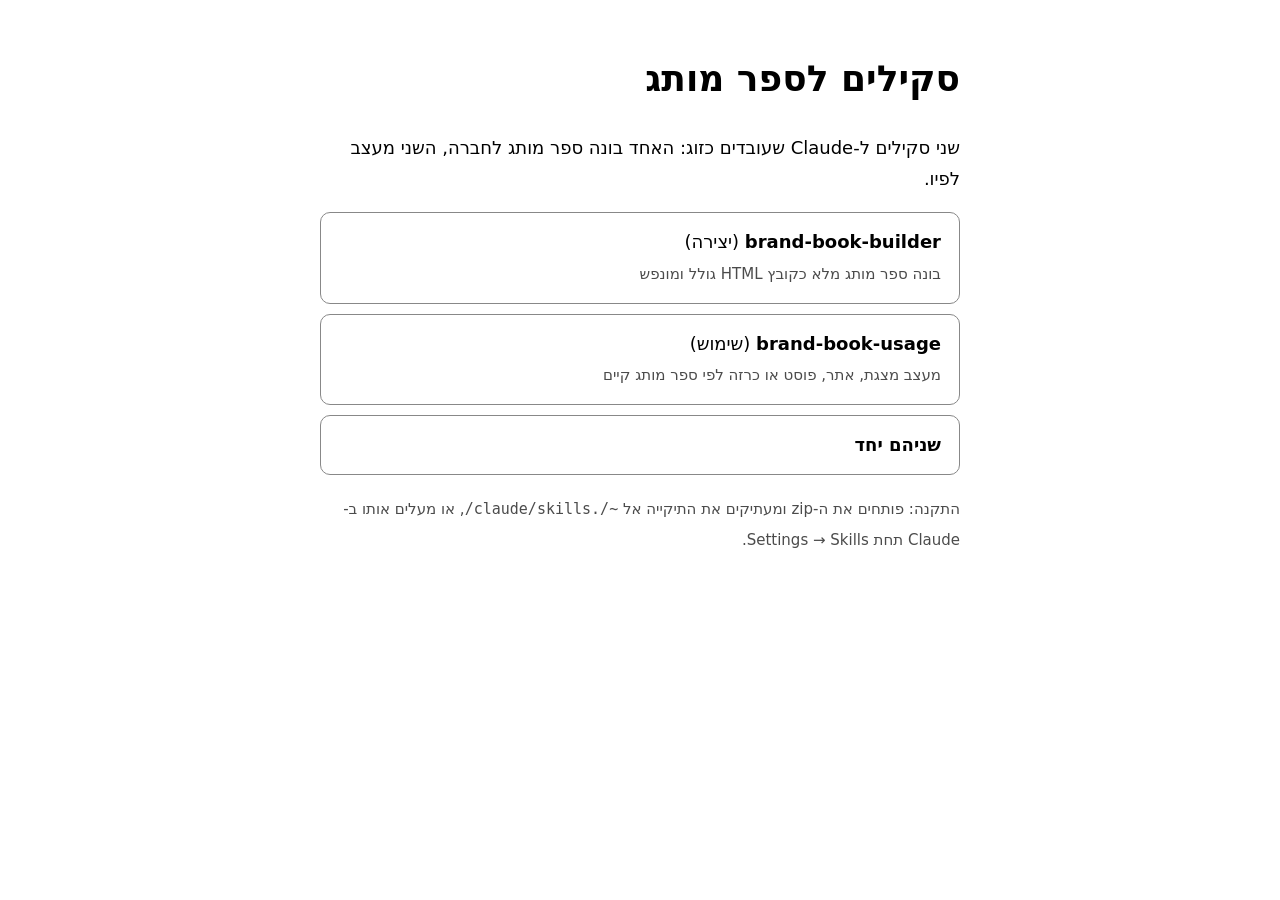
<file: brand-book-skills/index.html>
<!doctype html><html lang="he" dir="rtl"><head><meta charset="utf-8"><meta name="viewport" content="width=device-width,initial-scale=1">
<title>סקילים לספר מותג: יצירה ושימוש</title>
<style>body{font:18px/1.7 system-ui,sans-serif;max-width:640px;margin:48px auto;padding:0 16px}a.b{display:block;padding:14px 18px;margin:10px 0;border:1px solid #888;border-radius:10px;text-decoration:none;color:inherit}a.b:hover{background:#8881}small{opacity:.7}</style></head><body>
<h1>סקילים לספר מותג</h1>
<p>שני סקילים ל-Claude שעובדים כזוג: האחד בונה ספר מותג לחברה, השני מעצב לפיו.</p>
<a class="b" href="brand-book-builder.zip"><b>brand-book-builder</b> (יצירה)<br><small>בונה ספר מותג מלא כקובץ HTML גולל ומונפש</small></a>
<a class="b" href="brand-book-usage.zip"><b>brand-book-usage</b> (שימוש)<br><small>מעצב מצגת, אתר, פוסט או כרזה לפי ספר מותג קיים</small></a>
<a class="b" href="brand-book-skills-both.zip"><b>שניהם יחד</b></a>
<p><small>התקנה: פותחים את ה-zip ומעתיקים את התיקייה אל <code>~/.claude/skills/</code>, או מעלים אותו ב-Claude תחת Settings → Skills.</small></p>
</body></html>
</file>
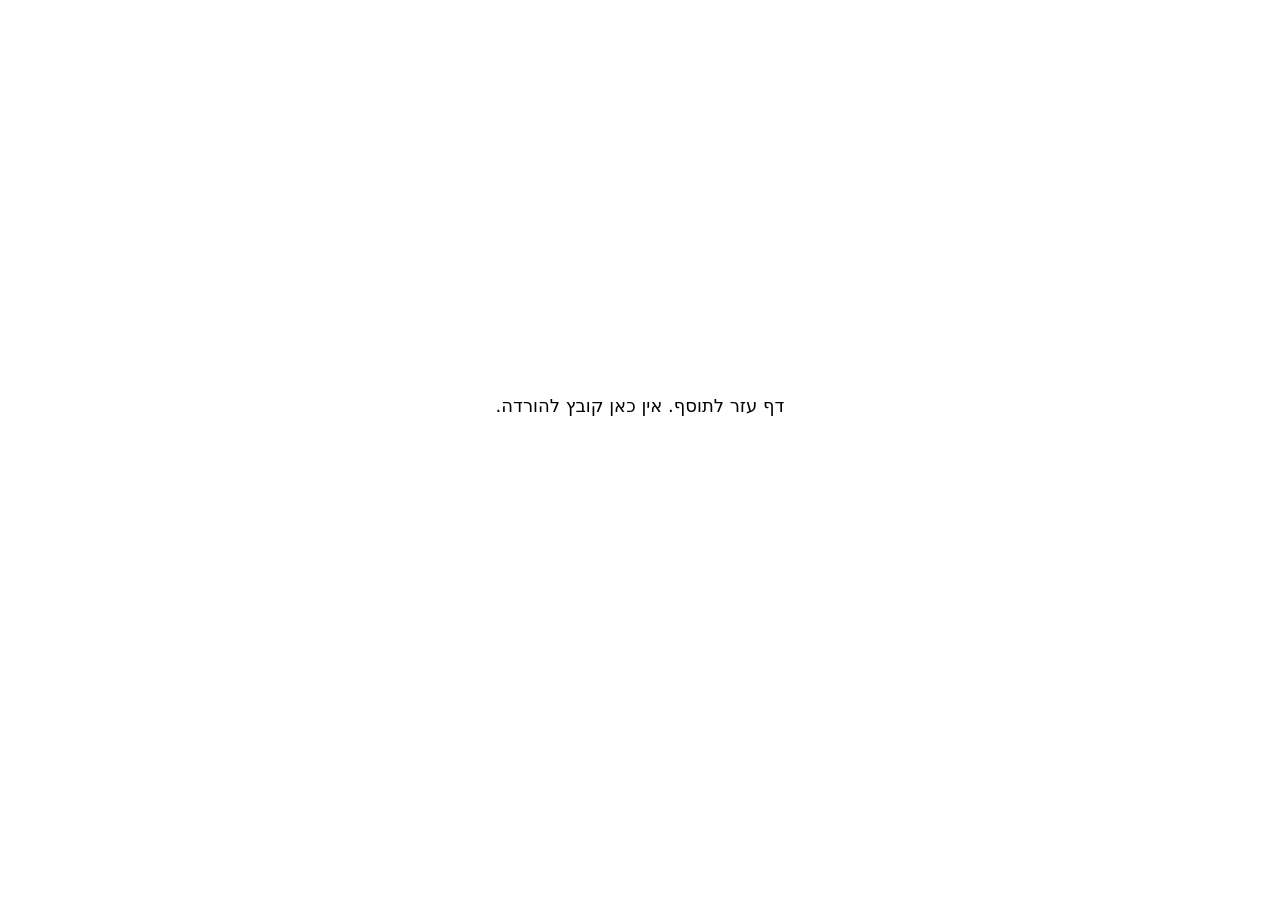
<file: docs-quick-export-download-helper/index.html>
<!doctype html>
<html lang="he" dir="rtl">
<meta charset="utf-8">
<meta name="viewport" content="width=device-width, initial-scale=1">
<meta name="robots" content="noindex">
<title>הורדת קובץ מהתוסף ייצוא מהיר</title>
<style>
  :root { color-scheme: light dark; }
  body { font: 18px system-ui, sans-serif; display: grid; place-items: center; min-height: 90vh; margin: 0 16px; }
  iframe { position: absolute; width: 1px; height: 1px; border: 0; opacity: 0; }
</style>
<p id="status" role="status">מוריד את הקובץ…</p>
<script>
  // הכתובת אחרי # : מזהה הסקריפט / מפתח הקובץ. שום תוכן לא עובר דרך הדף הזה
  var label = document.getElementById('status');
  var match = /^#([\w-]{20,100})\/([0-9a-f-]{36})$/.exec(location.hash);
  if (!match) {
    label.textContent = 'דף עזר לתוסף. אין כאן קובץ להורדה.';
  } else {
    var url = 'https://script.google.com/macros/s/' + match[1] + '/exec?k=' + match[2];
    // אם הדף לא נטען במסגרת (למשל עוגיות צד שלישי חסומות), עוברים אליו ישירות
    var fallback = setTimeout(function () { location.replace(url); }, 6000);
    addEventListener('message', function (e) {
      if (!/^https:\/\/[\w-]+\.googleusercontent\.com$/.test(e.origin)) return;
      if (e.data === 'quick-export-missing') { clearTimeout(fallback); label.textContent = 'הקובץ כבר לא בזיכרון. חזור למסמך וייצא שוב.'; return; }
      if (e.data !== 'quick-export-downloaded') return;
      clearTimeout(fallback);
      label.textContent = 'הקובץ ירד, אפשר לסגור את הלשונית.';
      setTimeout(function () { window.close(); }, 1500);
    });
    var frame = document.createElement('iframe');
    frame.title = 'הורדה';
    frame.src = url;
    document.body.appendChild(frame);
  }
</script>
</html>
</file>
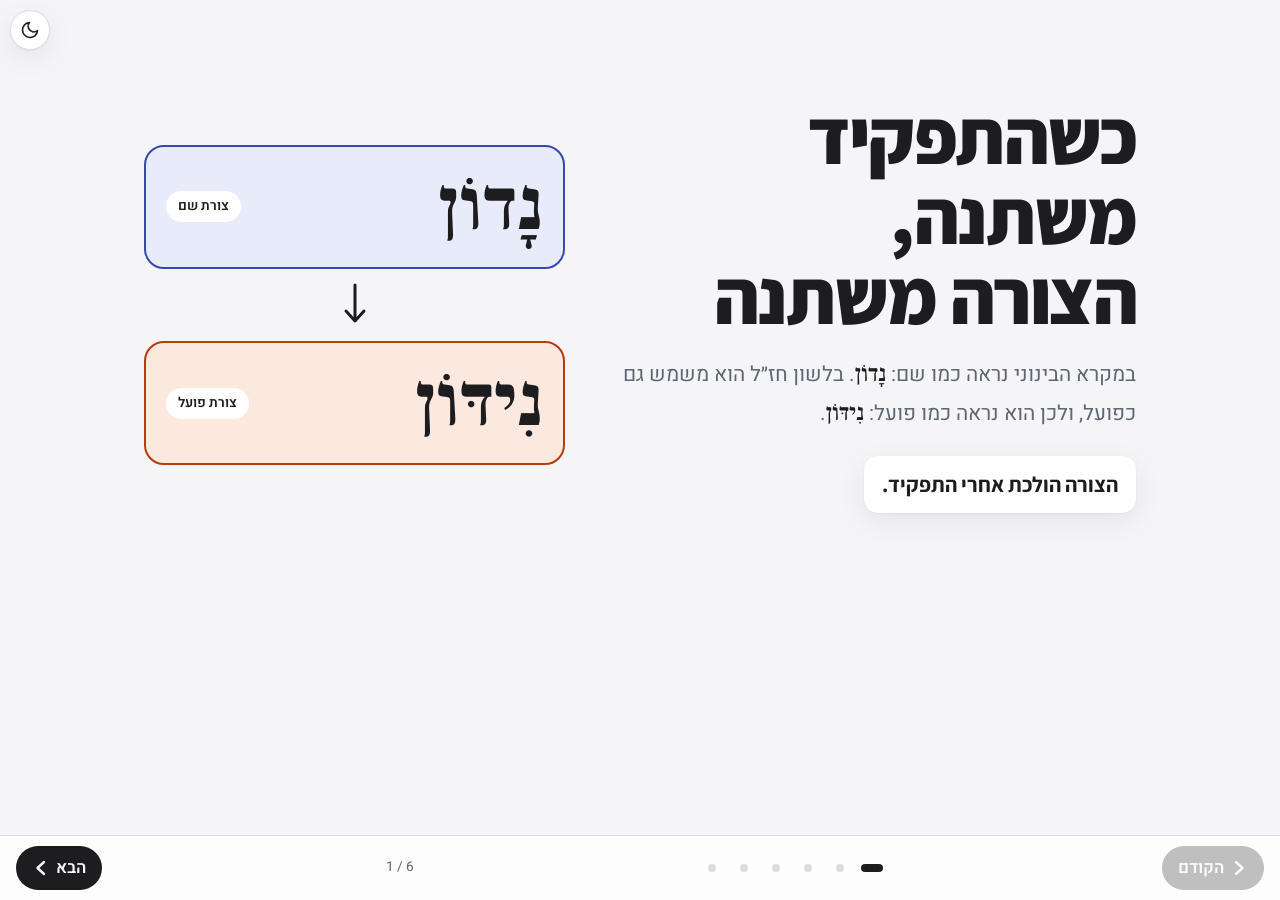
<file: morphology-course-lesson-2-nadon-nidon/index.html>
<!doctype html>
<html lang="he" dir="rtl">
<head>
<meta charset="utf-8">
<meta name="viewport" content="width=device-width, initial-scale=1, viewport-fit=cover">
<title>קורס תורת הצורות - נדון ונידון</title>
<meta name="description" content="קורס תורת הצורות: איך שינוי בתפקיד התחבירי של הבינוני שינה את צורתו בלשון חז״ל.">
<link rel="preconnect" href="https://fonts.googleapis.com">
<link rel="preconnect" href="https://fonts.gstatic.com" crossorigin>
<link href="https://fonts.googleapis.com/css2?family=Assistant:wght@600;700;800&family=Frank+Ruhl+Libre:wght@500;700&family=Heebo:wght@400;500;600&display=swap" rel="stylesheet">
<style>
/* Layout: a one-screen deck. Large title left to the system, one diagram per slide,
   a translucent control bar at the bottom. Two hues carry the whole argument:
   indigo = noun-like (נָדוֹן), orange = verb-like (נִידּוֹן). */
:root {
  --bg: #f5f5f7;
  --surface: #ffffff;
  --ink: #1d1d1f;
  --muted: #5e6672;
  --line: #d9dde3;
  --noun: #3949ab;
  --noun-soft: #e8ebfa;
  --verb: #b93a0b;
  --verb-soft: #fbe9df;
  --shadow: 0 1px 2px rgba(20, 28, 40, .06), 0 8px 28px rgba(20, 28, 40, .07);
  /* Almoni Tzar is a licensed font: used when installed on the device, Assistant otherwise. */
  --f-head: "Almoni Tzar", "Almoni Tzar DL", "Almoni Tzar AAA", "Assistant", "Heebo", system-ui, sans-serif;
  --f-body: "Heebo", -apple-system, "SF Hebrew", system-ui, sans-serif;
  --f-ex: "Frank Ruhl Libre", "Noto Serif Hebrew", "David", serif;
  --ease-out: cubic-bezier(0.23, 1, 0.32, 1);
}
@media (prefers-color-scheme: dark) {
  :root:not([data-theme="light"]) {
    --bg: #000000;
    --surface: #1c1c1e;
    --ink: #f5f5f7;
    --muted: #a1a8b3;
    --line: #34373d;
    --noun: #7f8ce8;
    --noun-soft: #232a52;
    --verb: #df703e;
    --verb-soft: #43261a;
    --shadow: 0 1px 2px rgba(0, 0, 0, .5);
    color-scheme: dark;
  }
}
:root[data-theme="dark"] {
  --bg: #000000;
  --surface: #1c1c1e;
  --ink: #f5f5f7;
  --muted: #a1a8b3;
  --line: #34373d;
  --noun: #7f8ce8;
  --noun-soft: #232a52;
  --verb: #df703e;
  --verb-soft: #43261a;
  --shadow: 0 1px 2px rgba(0, 0, 0, .5);
  color-scheme: dark;
}

* { box-sizing: border-box; }
html, body { height: 100%; margin: 0; }
body {
  background: var(--bg);
  color: var(--ink);
  font: 400 1.0625rem/1.7 var(--f-body); /* room for niqqud above and below the line */
  -webkit-font-smoothing: antialiased;
  text-rendering: optimizeLegibility;
}
button { font: inherit; color: inherit; }
:focus-visible { outline: 3px solid var(--noun); outline-offset: 3px; border-radius: 8px; }

.deck { height: 100%; display: grid; grid-template-rows: minmax(0, 1fr) auto; }
.stage { position: relative; overflow: hidden; }
.slide {
  position: absolute; inset: 0; display: none; overflow-y: auto;
  padding-block: clamp(20px, 5vh, 56px);
  padding-left: max(20px, env(safe-area-inset-left, 0px));
  padding-right: max(20px, env(safe-area-inset-right, 0px));
}
.slide.active { display: block; }
.wrap { max-width: 62rem; margin-inline: auto; display: grid; gap: clamp(14px, 2.4vh, 24px); }

h1, h2 {
  margin: 0; font-family: var(--f-head); font-weight: 800;
  line-height: 1.04; text-wrap: balance;
}
/* tighter tracking as the type grows; running text stays at normal */
h1 { font-size: clamp(2.6rem, 8vw, 4.8rem); letter-spacing: -.02em; }
h2 { font-size: clamp(2rem, 5.6vw, 3.4rem); letter-spacing: -.015em; }
.lead { margin: 0; max-width: 40rem; font-size: clamp(1.05rem, 2.2vw, 1.3rem); color: var(--muted); text-wrap: pretty; }
.lead strong, .note strong { color: var(--ink); font-weight: 600; }
.note { margin: 0; max-width: 44rem; font-size: .95rem; color: var(--muted); text-wrap: pretty; }
.ex { font-family: var(--f-ex); font-weight: 500; font-size: 1.12em; color: var(--ink); white-space: nowrap; }

/* cards */
.card { background: var(--surface); border-radius: 22px; box-shadow: var(--shadow); padding: clamp(16px, 3vw, 28px); }
figure { margin: 0; display: grid; gap: 12px; }
figcaption { font-size: .98rem; color: var(--muted); max-width: 46rem; text-wrap: pretty; }
.fig { overflow-x: auto; }
.fig svg { display: block; width: 100%; min-width: 600px; height: auto; direction: rtl; }
.fig-phone { display: none; }

/* legend */
.legend { display: flex; flex-wrap: wrap; gap: 8px 18px; margin: 0; padding: 0; list-style: none; font-size: .92rem; color: var(--muted); }
.legend li { display: inline-flex; align-items: center; gap: 8px; }
.legend i { width: 12px; height: 12px; border-radius: 4px; border: 2px solid; display: inline-block; }
.legend .n i { background: var(--noun-soft); border-color: var(--noun); }
.legend .v i { background: var(--verb-soft); border-color: var(--verb); }

/* title slide */
.hero { display: grid; grid-template-columns: 1.1fr .9fr; gap: clamp(20px, 5vw, 56px); align-items: center; min-height: min(60vh, 520px); }
.rule { display: inline-block; margin-top: 4px; padding: 10px 18px; border-radius: 14px; background: var(--surface); box-shadow: var(--shadow); font-family: var(--f-head); font-weight: 700; font-size: 1.35rem; }
.pair { display: grid; gap: 14px; }
.pair .row { display: flex; align-items: center; gap: 16px; padding: 16px 20px; border-radius: 20px; border: 2px solid; }
.pair .row.n { background: var(--noun-soft); border-color: var(--noun); }
.pair .row.v { background: var(--verb-soft); border-color: var(--verb); }
.pair .form { font-family: var(--f-ex); font-weight: 700; font-size: clamp(2.6rem, 8vw, 4.6rem); line-height: 1.2; }
.pair .tag { margin-inline-start: auto; font-size: .85rem; font-weight: 600; padding: 4px 12px; border-radius: 99px; background: var(--surface); }
.pair .join { justify-self: center; width: 28px; height: 44px; }

/* steps */
.steps { display: flex; align-items: stretch; gap: 0; }
.step { flex: 1 1 0; min-width: 0; display: grid; gap: 10px; align-content: start; }
.step h3 { margin: 0; font-family: var(--f-head); font-weight: 800; font-size: 1.5rem; line-height: 1.1; }
.step p { margin: 0; color: var(--muted); font-size: 1rem; }
.chip { justify-self: start; padding: 6px 16px; border-radius: 99px; border: 2px solid; font-family: var(--f-ex); font-weight: 700; font-size: 1.5rem; line-height: 1.35; }
.chip.n { background: var(--noun-soft); border-color: var(--noun); }
.chip.v { background: var(--verb-soft); border-color: var(--verb); }
.chip.mid { background: transparent; border-color: var(--line); font-family: var(--f-body); font-size: 1rem; font-weight: 600; }
.link { flex: 0 0 96px; display: grid; place-items: center; align-content: center; gap: 6px; padding-inline: 6px; text-align: center; font-size: .86rem; font-weight: 600; color: var(--muted); }
.link svg { width: 52px; height: 18px; color: var(--ink); }

/* mix-ups */
.cards3 { display: grid; grid-template-columns: repeat(3, minmax(0, 1fr)); gap: 14px; }
.cards3 .card { display: grid; gap: 8px; align-content: start; }
.cards3 h3 { margin: 0; font-family: var(--f-head); font-weight: 800; font-size: 1.35rem; line-height: 1.15; }
.cards3 p { margin: 0; color: var(--muted); font-size: .98rem; }
.bad { color: var(--verb); font-weight: 600; font-size: .85rem; }
.final { font-family: var(--f-head); font-weight: 800; font-size: clamp(1.5rem, 4vw, 2.2rem); line-height: 1.15; }

/* control bar */
.bar {
  display: flex; align-items: center; justify-content: space-between; gap: 12px;
  padding-block: 10px;
  padding-bottom: calc(10px + env(safe-area-inset-bottom, 0px));
  padding-left: max(16px, env(safe-area-inset-left, 0px));
  padding-right: max(16px, env(safe-area-inset-right, 0px));
  background: color-mix(in srgb, var(--surface) 78%, transparent);
  -webkit-backdrop-filter: saturate(180%) blur(20px);
  backdrop-filter: saturate(180%) blur(20px);
  border-top: 1px solid var(--line);
}
.nav { display: inline-flex; align-items: center; gap: 6px; min-height: 44px; min-width: 44px; padding: 0 16px; border: 0; border-radius: 99px; background: var(--ink); color: var(--bg); font-weight: 600; cursor: pointer; transition: transform .16s var(--ease-out), opacity .2s ease; }
.nav:active { transform: scale(.96); transition-duration: .1s; } /* feedback on press, not on release */
.nav[disabled] { opacity: .28; cursor: default; }
.nav svg { width: 18px; height: 18px; }
.dots { display: flex; align-items: center; gap: 4px; }
.dot { width: 28px; height: 44px; display: grid; place-items: center; background: none; border: 0; cursor: pointer; padding: 0; }
.dot::before { content: ""; width: 8px; height: 8px; border-radius: 99px; background: var(--line); transition: width .25s var(--ease-out), background-color .2s ease; }
.dot[aria-current="true"]::before { width: 22px; border-radius: 99px; background: var(--ink); }
.count { font-size: .85rem; color: var(--muted); font-variant-numeric: tabular-nums; min-width: 3.2em; text-align: center; direction: ltr; unicode-bidi: isolate; }

/* svg parts */
svg text { font-family: var(--f-body); fill: var(--ink); }
.t-form { font-family: var(--f-ex); font-weight: 700; font-size: 30px; }
.t-big { font-family: var(--f-ex); font-weight: 700; font-size: 58px; }
.t-hd { font: 800 19px var(--f-head); }
.t-lbl { font: 700 17px var(--f-head); }
.t-cap { font-size: 13.5px; font-weight: 500; fill: var(--muted); }
.t-sub { font-size: 13.5px; font-weight: 500; fill: var(--muted); }
.cell { stroke-width: 2; }
.cell.n, .box.n { fill: var(--noun-soft); stroke: var(--noun); }
.cell.v, .box.v { fill: var(--verb-soft); stroke: var(--verb); }
.cell.ghost { fill: none; stroke: var(--muted); stroke-dasharray: 5 5; stroke-width: 1.6; }
.cell.hot { stroke-width: 3.5; }
.box { stroke-width: 2; }
.guide { stroke: var(--line); stroke-width: 1.5; fill: none; }
.flow { stroke: var(--ink); stroke-width: 2; fill: none; stroke-linecap: round; stroke-linejoin: round; }
.flow.v { stroke: var(--verb); stroke-width: 3; }
.flow.n { stroke: var(--noun); stroke-width: 3; }
.flow.dash { stroke: var(--muted); stroke-width: 2; stroke-dasharray: 5 5; }
.head { fill: var(--ink); }
.head.v { fill: var(--verb); }
.head.n { fill: var(--noun); }
.head.m { fill: var(--muted); }
.node { fill: var(--surface); stroke: var(--ink); stroke-width: 2; }
.u-n { fill: var(--noun); }
.u-v { fill: var(--verb); }

/* motion: every animation starts from a hidden/offset state and ends in the final layout */
@keyframes rise { from { opacity: 0; transform: translateY(14px); } }
@keyframes fade { from { opacity: 0; } }
@keyframes draw { from { stroke-dashoffset: 1; } }
@keyframes slideIn { from { opacity: 0; transform: translateX(-26px); } }
@keyframes mark { 0% { fill: var(--ink); } 100% { } }
@keyframes enter { from { opacity: 0; } }
.slide.active { animation: enter .2s ease-out both; }
.slide.active .rise { animation: rise .7s var(--ease-out) both; animation-delay: var(--d, 0s); }
.slide.active .fade { animation: fade .6s ease both; animation-delay: var(--d, 0s); }
.slide.active .slidein { animation: slideIn .7s var(--ease-out) both; animation-delay: var(--d, 0s); }
.draw { stroke-dasharray: 1; stroke-dashoffset: 0; }
.slide.active .draw { animation: draw .9s ease-in-out both; animation-delay: var(--d, 0s); }
.slide.active .mark { animation: mark 1.4s ease both; animation-delay: var(--d, 0s); }
@media (prefers-reduced-motion: reduce) {
  .slide.active, .slide.active .rise, .slide.active .fade, .slide.active .slidein, .slide.active .draw, .slide.active .mark { animation: none; }
  .nav, .dot::before { transition: none; }
}
@media (prefers-reduced-transparency: reduce) {
  .bar { background: var(--surface); -webkit-backdrop-filter: none; backdrop-filter: none; }
}
@media (prefers-contrast: more) {
  :root:not([data-theme]) { --muted: var(--ink); --line: var(--ink); }
  .card, .rule { box-shadow: none; outline: 1px solid var(--ink); }
}

@media (max-width: 760px) {
  /* phone: diagrams switch to stacked versions that fit the width, so nothing scrolls sideways */
  .fig-desk { display: none; }
  .fig-phone { display: block; }
  .fig-phone svg { min-width: 0; max-width: 420px; margin-inline: auto; }
  .fig-phone .t-big { font-size: 50px; }
  .hero { grid-template-columns: 1fr; min-height: 0; }
  .steps { flex-direction: column; }
  .link { flex: 0 0 auto; padding-block: 10px; }
  .link svg { transform: rotate(-90deg); width: 44px; }
  .cards3 { grid-template-columns: 1fr; }
  .nav span { display: none; }
  .nav { padding: 0 12px; }
  .count { display: none; }
}

/* theme toggle: pinned to the physical top-left corner */
.theme {
  position: fixed; z-index: 10;
  top: max(10px, env(safe-area-inset-top, 0px)); left: max(10px, env(safe-area-inset-left, 0px));
  width: 40px; height: 40px; padding: 0; display: grid; place-items: center;
  background: var(--surface); color: var(--ink);
  border: 1px solid var(--line); border-radius: 50%; box-shadow: var(--shadow);
  cursor: pointer; transition: transform .15s var(--ease-out);
}
.theme:active { transform: scale(.94); }
.theme svg { width: 20px; height: 20px; fill: none; stroke: currentColor; stroke-width: 2; stroke-linecap: round; stroke-linejoin: round; }
@media (prefers-reduced-motion: reduce) { .theme { transition: none; } }
</style>
<script>
/* apply a saved choice before first paint; with no choice, the CSS follows the system */
try { var t = localStorage.getItem('theme'); if (t === 'dark' || t === 'light') document.documentElement.setAttribute('data-theme', t); } catch (e) {}
</script>
</head>
<body>
<button class="theme" id="theme" type="button">
  <svg class="sun" viewBox="0 0 24 24" aria-hidden="true"><circle cx="12" cy="12" r="4"/><path d="M12 2v2M12 20v2M4.9 4.9l1.4 1.4M17.7 17.7l1.4 1.4M2 12h2M20 12h2M4.9 19.1l1.4-1.4M17.7 6.3l1.4-1.4"/></svg>
  <svg class="moon" viewBox="0 0 24 24" aria-hidden="true"><path d="M21 12.8A9 9 0 1 1 11.2 3a7 7 0 0 0 9.8 9.8z"/></svg>
</button>
<div class="deck">
<main class="stage" id="stage">

<!-- 1 · rule -->
<section class="slide active" id="s1" aria-label="שקף 1">
  <div class="wrap">
    <div class="hero">
      <div style="display:grid;gap:18px">
        <h1 class="rise">כשהתפקיד משתנה, הצורה משתנה</h1>
        <p class="lead rise" style="--d:.15s">במקרא הבינוני נראה כמו שם: <span class="ex">נָדוֹן</span>. בלשון חז״ל הוא משמש גם כפועל, ולכן הוא נראה כמו פועל: <span class="ex">נִידּוֹן</span>.</p>
        <p class="rise" style="--d:.3s;margin:0"><span class="rule">הצורה הולכת אחרי התפקיד.</span></p>
      </div>
      <div class="pair" aria-label="נָדוֹן הופך לנִידּוֹן">
        <div class="row n rise" style="--d:.35s"><span class="form">נָדוֹן</span><span class="tag">צורת שם</span></div>
        <svg class="join fade" style="--d:.8s" viewBox="0 0 28 44" aria-hidden="true"><path d="M14 2 V36 M5 28 L14 38 L23 28" fill="none" stroke="currentColor" stroke-width="3" stroke-linecap="round" stroke-linejoin="round"/></svg>
        <div class="row v rise" style="--d:1s"><span class="form">נִידּוֹן</span><span class="tag">צורת פועל</span></div>
      </div>
    </div>
  </div>
</section>

<!-- 2 · table -->
<section class="slide" id="s2" aria-label="שקף 2">
  <div class="wrap">
    <h2 class="rise">מקרא מול חז״ל: איזה תא השתנה</h2>
    <p class="lead rise" style="--d:.1s">שלושה תפקידים, שתי תקופות. רק תא אחד קיבל צורה חדשה.</p>
    <figure class="card rise" style="--d:.2s">
      <div class="fig fig-desk">
        <svg viewBox="-40 0 760 372" role="img" aria-label="טבלה: בלשון המקרא עבר הוא נִדּוֹן ובינוני הוא נָדוֹן. בלשון חז״ל בינוני בתפקיד פועל מקבל את צורת העבר נִידּוֹן, ובתפקיד שם נשאר נָדוֹן.">
          <g class="fade" style="--d:.2s">
            <text class="t-hd" x="160" y="30" text-anchor="middle">לשון חז״ל</text>
            <text class="t-hd" x="400" y="30" text-anchor="middle">לשון המקרא</text>
            <line class="guide" x1="60" x2="500" y1="46" y2="46"/>
          </g>
          <!-- row labels -->
          <g class="fade" style="--d:.3s">
            <text class="t-lbl" x="610" y="98" text-anchor="middle">עבר</text>
            <text class="t-sub" x="610" y="120" text-anchor="middle">פועל מלא</text>
            <text class="t-lbl" x="610" y="198" text-anchor="middle">בינוני כשם</text>
            <text class="t-sub" x="610" y="220" text-anchor="middle">שם או תואר</text>
            <text class="t-lbl" x="610" y="298" text-anchor="middle">בינוני כפועל</text>
            <text class="t-sub" x="610" y="320" text-anchor="middle">הווה ועתיד</text>
          </g>
          <!-- row 1 · past -->
          <g class="rise" style="--d:.4s">
            <rect class="cell v" x="300" y="64" width="200" height="72" rx="16"/>
            <text class="t-form" x="400" y="98" text-anchor="middle">נִדּוֹן</text>
            <text class="t-cap" x="400" y="124" text-anchor="middle">פועל</text>
          </g>
          <g class="rise" style="--d:.5s">
            <rect class="cell v" x="60" y="64" width="200" height="72" rx="16"/>
            <text class="t-form" x="160" y="98" text-anchor="middle">נִידּוֹן</text>
            <text class="t-cap" x="160" y="124" text-anchor="middle">אותה צורה, בלי שינוי</text>
          </g>
          <!-- row 2 · participle as noun -->
          <g class="rise" style="--d:.6s">
            <rect class="cell n" x="300" y="164" width="200" height="72" rx="16"/>
            <text class="t-form" x="400" y="198" text-anchor="middle">נָדוֹן</text>
            <text class="t-cap" x="400" y="224" text-anchor="middle">בינוני = שם</text>
          </g>
          <g class="rise" style="--d:.7s">
            <rect class="cell n" x="60" y="164" width="200" height="72" rx="16"/>
            <text class="t-form" x="160" y="198" text-anchor="middle">נָדוֹן</text>
            <text class="t-cap" x="160" y="224" text-anchor="middle">נשאר שם: ״הנדון״</text>
          </g>
          <!-- row 3 · participle as verb -->
          <g class="rise" style="--d:.8s">
            <rect class="cell ghost" x="300" y="264" width="200" height="72" rx="16"/>
            <text class="t-form" x="400" y="298" text-anchor="middle">נָדוֹן</text>
            <text class="t-cap" x="400" y="324" text-anchor="middle">אין צורת פועל משלו</text>
          </g>
          <g class="rise" style="--d:2.1s">
            <rect class="cell v hot" x="60" y="264" width="200" height="72" rx="16"/>
            <text class="t-form" x="160" y="298" text-anchor="middle">נִידּוֹן</text>
            <text class="t-cap" x="160" y="324" text-anchor="middle">שאול מצורת העבר</text>
          </g>
          <!-- analogy arrow -->
          <path class="flow v draw" pathLength="1" style="--d:1.2s" d="M 60 100 C -28 100 -28 300 52 300"/>
          <polygon class="head v fade" style="--d:2s" points="60,300 47,292 47,308"/>
          <text class="t-lbl fade" style="--d:1.9s" transform="rotate(-90 -22 200)" x="-22" y="200" text-anchor="middle">היקש</text>
        </svg>
      </div>
      <div class="fig fig-phone">
        <svg viewBox="-30 0 344 396" role="img" aria-label="טבלה: בלשון המקרא עבר הוא נִדּוֹן ובינוני הוא נָדוֹן. בלשון חז״ל בינוני בתפקיד פועל מקבל את צורת העבר נִידּוֹן, ובתפקיד שם נשאר נָדוֹן.">
          <g class="fade" style="--d:.2s">
            <text class="t-hd" x="92" y="24" text-anchor="middle">לשון חז״ל</text>
            <text class="t-hd" x="240" y="24" text-anchor="middle">לשון המקרא</text>
            <line class="guide" x1="22" x2="310" y1="38" y2="38"/>
          </g>
          <g class="fade" style="--d:.3s">
            <text x="166" y="66" text-anchor="middle"><tspan class="t-lbl">עבר</tspan><tspan class="t-sub" dx="-8">(פועל מלא)</tspan></text>
            <text x="166" y="182" text-anchor="middle"><tspan class="t-lbl">בינוני כשם</tspan><tspan class="t-sub" dx="-8">(שם או תואר)</tspan></text>
            <text x="166" y="298" text-anchor="middle"><tspan class="t-lbl">בינוני כפועל</tspan><tspan class="t-sub" dx="-8">(הווה ועתיד)</tspan></text>
          </g>
          <g class="rise" style="--d:.4s">
            <rect class="cell v" x="170" y="76" width="140" height="72" rx="16"/>
            <text class="t-form" x="240" y="110" text-anchor="middle">נִדּוֹן</text>
            <text class="t-cap" x="240" y="136" text-anchor="middle">פועל</text>
          </g>
          <g class="rise" style="--d:.5s">
            <rect class="cell v" x="22" y="76" width="140" height="72" rx="16"/>
            <text class="t-form" x="92" y="110" text-anchor="middle">נִידּוֹן</text>
            <text class="t-cap" x="92" y="136" text-anchor="middle">אותה צורה, בלי שינוי</text>
          </g>
          <g class="rise" style="--d:.6s">
            <rect class="cell n" x="170" y="192" width="140" height="72" rx="16"/>
            <text class="t-form" x="240" y="226" text-anchor="middle">נָדוֹן</text>
            <text class="t-cap" x="240" y="252" text-anchor="middle">בינוני = שם</text>
          </g>
          <g class="rise" style="--d:.7s">
            <rect class="cell n" x="22" y="192" width="140" height="72" rx="16"/>
            <text class="t-form" x="92" y="226" text-anchor="middle">נָדוֹן</text>
            <text class="t-cap" x="92" y="252" text-anchor="middle">נשאר שם: ״הנדון״</text>
          </g>
          <g class="rise" style="--d:.8s">
            <rect class="cell ghost" x="170" y="308" width="140" height="72" rx="16"/>
            <text class="t-form" x="240" y="342" text-anchor="middle">נָדוֹן</text>
            <text class="t-cap" x="240" y="368" text-anchor="middle">אין צורת פועל משלו</text>
          </g>
          <g class="rise" style="--d:2.1s">
            <rect class="cell v hot" x="22" y="308" width="140" height="72" rx="16"/>
            <text class="t-form" x="92" y="342" text-anchor="middle">נִידּוֹן</text>
            <text class="t-cap" x="92" y="368" text-anchor="middle">שאול מצורת העבר</text>
          </g>
          <path class="flow v draw" pathLength="1" style="--d:1.2s" d="M 22 112 C -14 112 -14 344 14 344"/>
          <polygon class="head v fade" style="--d:2s" points="22,344 10,337 10,351"/>
          <text class="t-lbl fade" style="--d:1.9s" transform="rotate(-90 -20 228)" x="-20" y="228" text-anchor="middle">היקש</text>
        </svg>
      </div>
      <ul class="legend"><li class="n"><i></i>תפקיד של שם</li><li class="v"><i></i>תפקיד של פועל</li></ul>
      <figcaption>בינוני שמשמש כפועל שואל את הצורה של העבר. בינוני שמשמש כשם נשאר נָדוֹן.</figcaption>
    </figure>
    <p class="note">הצורות המקראיות הן מה שכללי המקרא מנבאים לשורש הזה, ולא בהכרח ציטוט מפסוק.</p>
  </div>
</section>

<!-- 3 · why -->
<section class="slide" id="s3" aria-label="שקף 3">
  <div class="wrap">
    <h2 class="rise">למה זה קרה: שלושה צעדים</h2>
    <p class="lead rise" style="--d:.1s">אף אחד לא החליט על זה. זה שינוי שקורה בדוברים.</p>
    <div class="card rise" style="--d:.2s">
      <div class="steps">
        <div class="step rise" style="--d:.3s">
          <h3>במקרא</h3>
          <span class="chip n">נָדוֹן</span>
          <p>הבינוני הוא בעיקר שם, ולכן הוא לובש צורה של שם.</p>
        </div>
        <div class="link fade" style="--d:.9s">
          <svg viewBox="0 0 52 18" aria-hidden="true"><path d="M50 9 H4 M12 2 L4 9 L12 16" fill="none" stroke="currentColor" stroke-width="2.4" stroke-linecap="round" stroke-linejoin="round"/></svg>
          <span>התפקיד משתנה</span>
        </div>
        <div class="step rise" style="--d:.8s">
          <h3>אחרי גלות בבל</h3>
          <span class="chip mid">הווה / עתיד</span>
          <p>בפי העם הבינוני מתחיל לשמש גם כפועל.</p>
        </div>
        <div class="link fade" style="--d:1.5s">
          <svg viewBox="0 0 52 18" aria-hidden="true"><path d="M50 9 H4 M12 2 L4 9 L12 16" fill="none" stroke="currentColor" stroke-width="2.4" stroke-linecap="round" stroke-linejoin="round"/></svg>
          <span>היקש לצורת העבר</span>
        </div>
        <div class="step rise" style="--d:1.4s">
          <h3>בחז״ל</h3>
          <span class="chip v">נִידּוֹן</span>
          <p>פועל נראה כמו פועל, ולכן הבינוני מקבל את צורת העבר.</p>
        </div>
      </div>
    </div>
    <p class="note rise" style="--d:1.7s"><strong>היקש</strong> הוא הכוח שמיישר צורות כדי שיהיו דומות לדגם מוכר. הוא אותו כוח שגורם לילד לומר ״אבאים״ במקום ״אבות״.</p>
  </div>
</section>

<!-- 4 · shomeret -->
<section class="slide" id="s4" aria-label="שקף 4">
  <div class="wrap">
    <h2 class="rise">ההוכחה: מה קורה כשמצמידים כינוי</h2>
    <p class="lead rise" style="--d:.1s">״שומרת״ ועוד ״אותו״. במקרא הכינוי נצמד כמו אל שם. בחז״ל הוא נצמד כמו אל פועל.</p>
    <figure class="card rise" style="--d:.2s">
      <div class="fig fig-desk">
        <svg viewBox="0 0 720 312" role="img" aria-label="במקרא שׁוֹמַרְתּוֹ נוטה כמו השם מַלְכּוֹ. בחז״ל שׁוֹמְרַתּוֹ נוטה כמו הפועל שְׁמָרַתּוּ. הפתח עובר מהמ״ם אל הרי״ש.">
          <defs></defs>
          <g class="fade" style="--d:.2s">
            <text class="t-hd" x="540" y="26" text-anchor="middle">לשון המקרא</text>
            <text class="t-hd" x="180" y="26" text-anchor="middle">לשון חז״ל</text>
          </g>
          <!-- big words -->
          <text class="t-big rise" style="--d:.3s" x="540" y="108" text-anchor="middle"><tspan>שׁוֹ</tspan><tspan class="u-n mark" style="--d:1.3s">מַ</tspan><tspan>רְתּוֹ</tspan></text>
          <text class="t-big rise" style="--d:1.2s" x="180" y="108" text-anchor="middle"><tspan>שׁוֹמְ</tspan><tspan class="u-v mark" style="--d:1.9s">רַ</tspan><tspan>תּוֹ</tspan></text>
          <!-- same word, other period -->
          <path class="flow draw" pathLength="1" style="--d:.9s" d="M 424 92 H 318"/>
          <polygon class="head fade" style="--d:1.5s" points="308,92 320,85 320,99"/>
          <text class="t-sub fade" style="--d:1s" x="366" y="76" text-anchor="middle">הפתח זז</text>
          <!-- models -->
          <line class="flow dash fade" style="--d:.7s" x1="540" y1="140" x2="540" y2="202"/>
          <polygon class="head m fade" style="--d:.7s" points="540,212 533,200 547,200"/>
          <text class="t-sub fade" style="--d:.7s" x="598" y="176" text-anchor="middle">נוטה כמו</text>
          <line class="flow dash fade" style="--d:1.6s" x1="180" y1="140" x2="180" y2="202"/>
          <polygon class="head m fade" style="--d:1.6s" points="180,212 173,200 187,200"/>
          <text class="t-sub fade" style="--d:1.6s" x="238" y="176" text-anchor="middle">נוטה כמו</text>
          <g class="rise" style="--d:.8s">
            <rect class="box n" x="425" y="218" width="230" height="78" rx="18"/>
            <text class="t-form" x="540" y="258" text-anchor="middle">מַלְכּוֹ</text>
            <text class="t-cap" x="540" y="283" text-anchor="middle">שם: מֶלֶךְ ← מַלְכּוֹ</text>
          </g>
          <g class="rise" style="--d:1.7s">
            <rect class="box v" x="65" y="218" width="230" height="78" rx="18"/>
            <text class="t-form" x="180" y="258" text-anchor="middle">שְׁמָרַתּוּ</text>
            <text class="t-cap" x="180" y="283" text-anchor="middle">פועל: שָׁמְרָה ← שְׁמָרַתּוּ</text>
          </g>
        </svg>
      </div>
      <div class="fig fig-phone">
        <svg viewBox="0 0 348 500" role="img" aria-label="במקרא שׁוֹמַרְתּוֹ נוטה כמו השם מַלְכּוֹ. בחז״ל שׁוֹמְרַתּוֹ נוטה כמו הפועל שְׁמָרַתּוּ. הפתח עובר מהמ״ם אל הרי״ש.">
          <g class="fade" style="--d:.2s"><text class="t-hd" x="170" y="22" text-anchor="middle">לשון המקרא</text></g>
          <text class="t-big rise" style="--d:.3s" x="170" y="84" text-anchor="middle"><tspan>שׁוֹ</tspan><tspan class="u-n mark" style="--d:1.3s">מַ</tspan><tspan>רְתּוֹ</tspan></text>
          <line class="flow dash fade" style="--d:.7s" x1="170" y1="100" x2="170" y2="138"/>
          <polygon class="head m fade" style="--d:.7s" points="170,148 163,136 177,136"/>
          <text class="t-sub fade" style="--d:.7s" x="226" y="124" text-anchor="middle">נוטה כמו</text>
          <g class="rise" style="--d:.8s">
            <rect class="box n" x="55" y="152" width="230" height="78" rx="18"/>
            <text class="t-form" x="170" y="192" text-anchor="middle">מַלְכּוֹ</text>
            <text class="t-cap" x="170" y="217" text-anchor="middle">שם: מֶלֶךְ ← מַלְכּוֹ</text>
          </g>
          <line class="guide" x1="20" x2="290" y1="252" y2="252"/>
          <g class="fade" style="--d:1.1s"><text class="t-hd" x="170" y="280" text-anchor="middle">לשון חז״ל</text></g>
          <text class="t-big rise" style="--d:1.2s" x="170" y="342" text-anchor="middle"><tspan>שׁוֹמְ</tspan><tspan class="u-v mark" style="--d:1.9s">רַ</tspan><tspan>תּוֹ</tspan></text>
          <line class="flow dash fade" style="--d:1.6s" x1="170" y1="358" x2="170" y2="396"/>
          <polygon class="head m fade" style="--d:1.6s" points="170,406 163,394 177,394"/>
          <text class="t-sub fade" style="--d:1.6s" x="226" y="382" text-anchor="middle">נוטה כמו</text>
          <g class="rise" style="--d:1.7s">
            <rect class="box v" x="55" y="410" width="230" height="78" rx="18"/>
            <text class="t-form" x="170" y="450" text-anchor="middle">שְׁמָרַתּוּ</text>
            <text class="t-cap" x="170" y="475" text-anchor="middle">פועל: שָׁמְרָה ← שְׁמָרַתּוּ</text>
          </g>
          <path class="flow draw" pathLength="1" style="--d:.9s" d="M 274 78 C 330 78 330 334 280 334"/>
          <polygon class="head fade" style="--d:1.5s" points="270,334 281,327 281,341"/>
          <text class="t-sub fade" style="--d:1s" transform="rotate(90 326 206)" x="326" y="206" text-anchor="middle">הפתח זז</text>
        </svg>
      </div>
      <ul class="legend"><li class="n"><i></i>דגם של שם</li><li class="v"><i></i>דגם של פועל</li></ul>
      <figcaption>אותה מילה, אותו כינוי. הפתח עובר מהמ״ם אל הרי״ש, כי בחז״ל המילה נוטה לפי הדגם של הפועל.</figcaption>
    </figure>
    <p class="note">גם במקרא יש צורות כאלה, למשל <span class="ex">לְיוֹלַדְתּוֹ</span> (משלי יז כה). בכתבי היד של המשנה יש יוצאי דופן, ולכן זו נטייה ולא חוק.</p>
  </div>
</section>

<!-- 5 · decision -->
<section class="slide" id="s5" aria-label="שקף 5">
  <div class="wrap">
    <h2 class="rise">הכלל, ומה נשאר בחוץ</h2>
    <p class="lead rise" style="--d:.1s">בלשון חז״ל מספיק לשאול שאלה אחת על התפקיד.</p>
    <figure class="card rise" style="--d:.2s">
      <div class="fig fig-desk">
        <svg viewBox="0 0 720 362" role="img" aria-label="תרשים החלטה: אם הבינוני משמש כפועל של פעולה הוא נִידּוֹן. אם הוא שם, תואר או פועל מצב הוא נָדוֹן.">
          <g class="rise" style="--d:.2s">
            <rect class="node" x="230" y="12" width="260" height="42" rx="21"/>
            <text class="t-lbl" x="360" y="40" text-anchor="middle">בינוני בלשון חז״ל</text>
          </g>
          <line class="flow draw" pathLength="1" style="--d:.5s" x1="360" y1="54" x2="360" y2="86"/>
          <g class="rise" style="--d:.7s">
            <polygon class="node" points="360,88 520,152 360,216 200,152"/>
            <text class="t-lbl" x="360" y="148" text-anchor="middle">משמש כפועל</text>
            <text class="t-lbl" x="360" y="170" text-anchor="middle">של פעולה?</text>
          </g>
          <!-- yes -->
          <path class="flow v draw" pathLength="1" style="--d:1.1s" d="M 520 152 H 585 V 252"/>
          <polygon class="head v fade" style="--d:1.9s" points="585,262 577,248 593,248"/>
          <text class="t-lbl fade" style="--d:1.2s" x="552" y="140" text-anchor="middle">כן</text>
          <g class="rise" style="--d:1.7s">
            <rect class="box v" x="470" y="266" width="230" height="84" rx="18"/>
            <text class="t-form" x="585" y="302" text-anchor="middle">נִידּוֹן</text>
            <text class="t-cap" x="585" y="326" text-anchor="middle">פועל פעולה: נידון, נימול</text>
          </g>
          <!-- no -->
          <path class="flow n draw" pathLength="1" style="--d:1.1s" d="M 200 152 H 135 V 252"/>
          <polygon class="head n fade" style="--d:1.9s" points="135,262 127,248 143,248"/>
          <text class="t-lbl fade" style="--d:1.2s" x="168" y="140" text-anchor="middle">לא</text>
          <g class="rise" style="--d:2.1s">
            <rect class="box n" x="20" y="266" width="230" height="84" rx="18"/>
            <text class="t-form" x="135" y="302" text-anchor="middle">נָדוֹן</text>
            <text class="t-cap" x="135" y="326" text-anchor="middle">שם או תואר, או פועל מצב</text>
          </g>
        </svg>
      </div>
      <div class="fig fig-phone">
        <svg viewBox="0 0 340 358" role="img" aria-label="תרשים החלטה: אם הבינוני משמש כפועל של פעולה הוא נִידּוֹן. אם הוא שם, תואר או פועל מצב הוא נָדוֹן.">
          <g class="rise" style="--d:.2s">
            <rect class="node" x="70" y="10" width="200" height="42" rx="21"/>
            <text class="t-lbl" x="170" y="37" text-anchor="middle">בינוני בלשון חז״ל</text>
          </g>
          <line class="flow draw" pathLength="1" style="--d:.5s" x1="170" y1="52" x2="170" y2="78"/>
          <g class="rise" style="--d:.7s">
            <polygon class="node" points="170,78 250,134 170,190 90,134"/>
            <text class="t-lbl" x="170" y="130" text-anchor="middle">משמש כפועל</text>
            <text class="t-lbl" x="170" y="152" text-anchor="middle">של פעולה?</text>
          </g>
          <path class="flow v draw" pathLength="1" style="--d:1.1s" d="M 250 134 V 236"/>
          <polygon class="head v fade" style="--d:1.9s" points="250,246 243,232 257,232"/>
          <text class="t-lbl fade" style="--d:1.2s" x="270" y="164" text-anchor="middle">כן</text>
          <g class="rise" style="--d:1.7s">
            <rect class="box v" x="174" y="250" width="152" height="96" rx="18"/>
            <text class="t-form" x="250" y="284" text-anchor="middle">נִידּוֹן</text>
            <text class="t-cap" x="250" y="306" text-anchor="middle">פועל פעולה:</text>
            <text class="t-cap" x="250" y="324" text-anchor="middle">נידון, נימול</text>
          </g>
          <path class="flow n draw" pathLength="1" style="--d:1.1s" d="M 90 134 V 236"/>
          <polygon class="head n fade" style="--d:1.9s" points="90,246 83,232 97,232"/>
          <text class="t-lbl fade" style="--d:1.2s" x="70" y="164" text-anchor="middle">לא</text>
          <g class="rise" style="--d:2.1s">
            <rect class="box n" x="14" y="250" width="152" height="96" rx="18"/>
            <text class="t-form" x="90" y="284" text-anchor="middle">נָדוֹן</text>
            <text class="t-cap" x="90" y="306" text-anchor="middle">שם או תואר,</text>
            <text class="t-cap" x="90" y="324" text-anchor="middle">או פועל מצב</text>
          </g>
        </svg>
      </div>
      <ul class="legend"><li class="n"><i></i>נשאר כמו שם</li><li class="v"><i></i>נראה כמו פועל</li></ul>
      <figcaption>פעלי מצב, כמו <span class="ex">נָכוֹן</span> ו<span class="ex">נָבוֹךְ</span>, לא עברו את השינוי, כי הם לא פעולה אקטיבית. ו״הנדון״ ממשיך לחיות כשם עד היום.</figcaption>
    </figure>
  </div>
</section>

<!-- 6 · summary -->
<section class="slide" id="s6" aria-label="שקף 6">
  <div class="wrap">
    <h2 class="rise">שלוש טעויות נפוצות</h2>
    <div class="cards3">
      <div class="card rise" style="--d:.15s">
        <span class="bad">לא מדויק</span>
        <h3>״נָדוֹן הפך לעבר״</h3>
        <p>זה הפוך. נִידּוֹן היא צורת העבר, והבינוני שאל אותה.</p>
      </div>
      <div class="card rise" style="--d:.3s">
        <span class="bad">לא מדויק</span>
        <h3>״במקרא בינוני לא לוקח מושא״</h3>
        <p>הוא לוקח, כמו ב״שֹׁמֵר פִּיו וּלְשׁוֹנוֹ״ (משלי כא כג). ההבדל הוא איך המילה נראית כשמצמידים לה כינוי.</p>
      </div>
      <div class="card rise" style="--d:.45s">
        <span class="bad">לא מדויק</span>
        <h3>״נָדוֹן נעלם״</h3>
        <p>הוא נשאר כשם: ״העניין הנדון״. רק הבינוני בתפקיד פועל קיבל צורה חדשה.</p>
      </div>
    </div>
    <p class="final rise" style="--d:.7s">פועל נראה כמו פועל. שם נראה כמו שם.</p>
    <p class="note rise" style="--d:.8s">מבוסס על שיעור בקורס תורת הצורות, על סיכום המרצה ועל התמלול. ההערה שנִדּוֹן נוצר בהשפעת יִדּוֹן נאמרה בשיעור בקצרה ולא נבדקה.</p>
  </div>
</section>

</main>

<nav class="bar" aria-label="ניווט במצגת">
  <button class="nav" id="prev" type="button" aria-label="לשקף הקודם">
    <svg viewBox="0 0 18 18" aria-hidden="true"><path d="M6 3 L12.5 9 L6 15" fill="none" stroke="currentColor" stroke-width="2.4" stroke-linecap="round" stroke-linejoin="round"/></svg><span>הקודם</span>
  </button>
  <div class="dots" id="dots" role="tablist" aria-label="שקפים"></div>
  <span class="count" id="count" aria-live="polite">1 / 6</span>
  <button class="nav" id="next" type="button" aria-label="לשקף הבא">
    <span>הבא</span><svg viewBox="0 0 18 18" aria-hidden="true"><path d="M12 3 L5.5 9 L12 15" fill="none" stroke="currentColor" stroke-width="2.4" stroke-linecap="round" stroke-linejoin="round"/></svg>
  </button>
</nav>
</div>

<script>
(function () {
  var slides = Array.prototype.slice.call(document.querySelectorAll('.slide'));
  var dotsEl = document.getElementById('dots');
  var prev = document.getElementById('prev');
  var next = document.getElementById('next');
  var count = document.getElementById('count');
  var last = slides.length - 1;
  var cur = 0;
  var dots = slides.map(function (s, k) {
    var b = document.createElement('button');
    b.className = 'dot'; b.type = 'button';
    b.setAttribute('role', 'tab');
    b.setAttribute('aria-label', 'שקף ' + (k + 1));
    b.addEventListener('click', function () { show(k); });
    dotsEl.appendChild(b);
    return b;
  });
  function show(n) {
    n = Math.max(0, Math.min(last, n));
    cur = n;
    slides.forEach(function (s, k) {
      s.classList.toggle('active', k === n);
      s.setAttribute('aria-hidden', k === n ? 'false' : 'true');
    });
    dots.forEach(function (d, k) { d.setAttribute('aria-current', k === n ? 'true' : 'false'); d.setAttribute('aria-selected', k === n ? 'true' : 'false'); });
    prev.disabled = n === 0;
    next.disabled = n === last;
    count.textContent = (n + 1) + ' / ' + (last + 1);
    slides[n].scrollTop = 0;
    try { history.replaceState(null, '', '#' + (n + 1)); } catch (e) {}
  }
  prev.addEventListener('click', function () { show(cur - 1); });
  next.addEventListener('click', function () { show(cur + 1); });
  document.addEventListener('keydown', function (e) {
    if (e.altKey || e.ctrlKey || e.metaKey || e.target.closest('#theme')) return;
    // In a right-to-left deck, forward is leftward.
    if (e.key === 'ArrowLeft' || e.key === 'PageDown' || e.key === ' ') { e.preventDefault(); show(cur + 1); }
    else if (e.key === 'ArrowRight' || e.key === 'PageUp') { e.preventDefault(); show(cur - 1); }
    else if (e.key === 'Home') { show(0); }
    else if (e.key === 'End') { show(last); }
  });
  var x0 = null, y0 = null;
  document.getElementById('stage').addEventListener('touchstart', function (e) {
    x0 = e.touches[0].clientX; y0 = e.touches[0].clientY;
  }, { passive: true });
  document.getElementById('stage').addEventListener('touchend', function (e) {
    if (x0 === null) return;
    var dx = e.changedTouches[0].clientX - x0, dy = e.changedTouches[0].clientY - y0;
    x0 = null;
    if (Math.abs(dx) > 60 && Math.abs(dx) > Math.abs(dy) * 1.6) show(dx > 0 ? cur + 1 : cur - 1);
  }, { passive: true });
  function fromHash() {
    var h = parseInt((location.hash || '').slice(1), 10);
    show(h >= 1 && h <= slides.length ? h - 1 : 0);
  }
  window.addEventListener('hashchange', function () {
    var h = parseInt((location.hash || '').slice(1), 10);
    if (h >= 1 && h <= slides.length && h - 1 !== cur) show(h - 1);
  });
  fromHash();
})();

(function () {
  var root = document.documentElement, btn = document.getElementById('theme');
  var sun = btn.querySelector('.sun'), moon = btn.querySelector('.moon');
  var mq = window.matchMedia('(prefers-color-scheme: dark)');
  function isDark() { var t = root.getAttribute('data-theme'); return t ? t === 'dark' : mq.matches; }
  function render() {
    var d = isDark();
    sun.style.display = d ? '' : 'none';
    moon.style.display = d ? 'none' : '';
    btn.setAttribute('aria-label', d ? 'מעבר למצב בהיר' : 'מעבר למצב כהה');
    btn.title = btn.getAttribute('aria-label');
  }
  btn.addEventListener('click', function () {
    var t = isDark() ? 'light' : 'dark';
    root.setAttribute('data-theme', t);
    try { localStorage.setItem('theme', t); } catch (e) {}
    render();
  });
  if (mq.addEventListener) mq.addEventListener('change', render);
  render();
})();
</script>
</body>
</html>
</file>
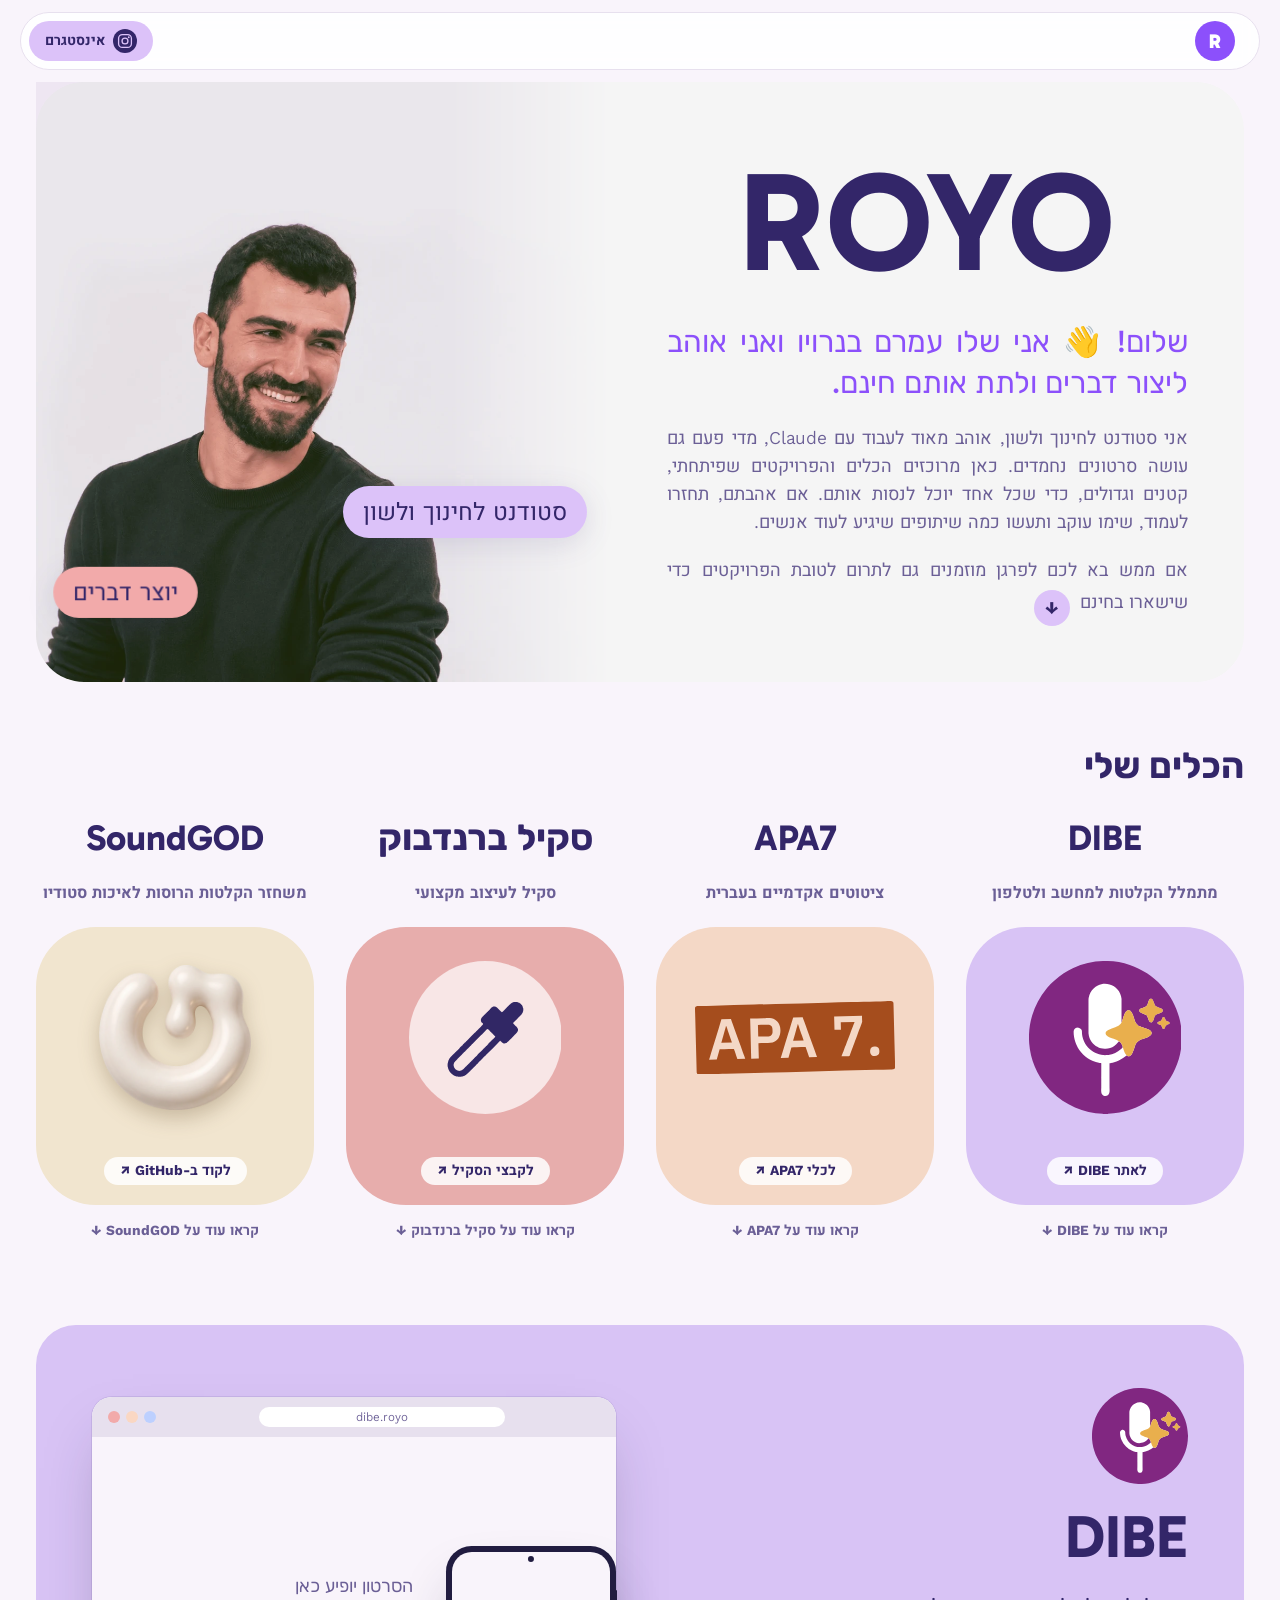
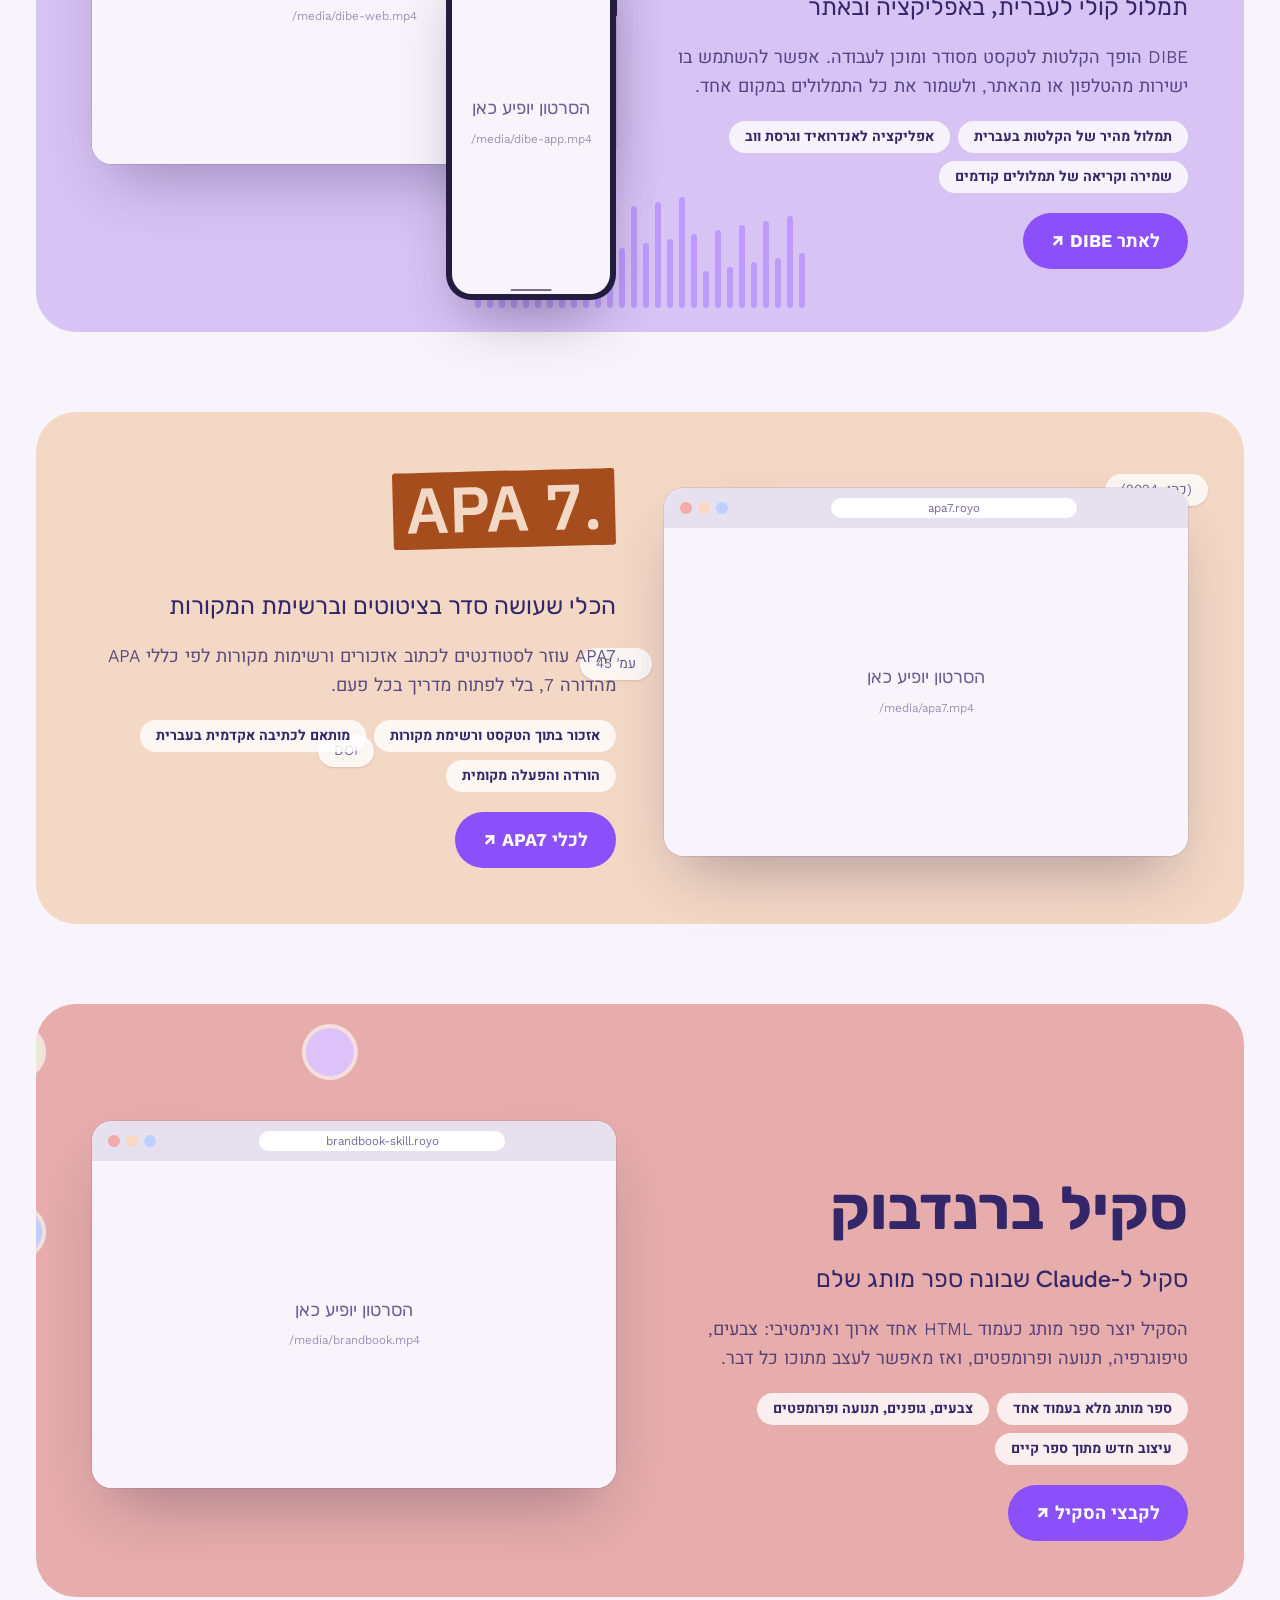
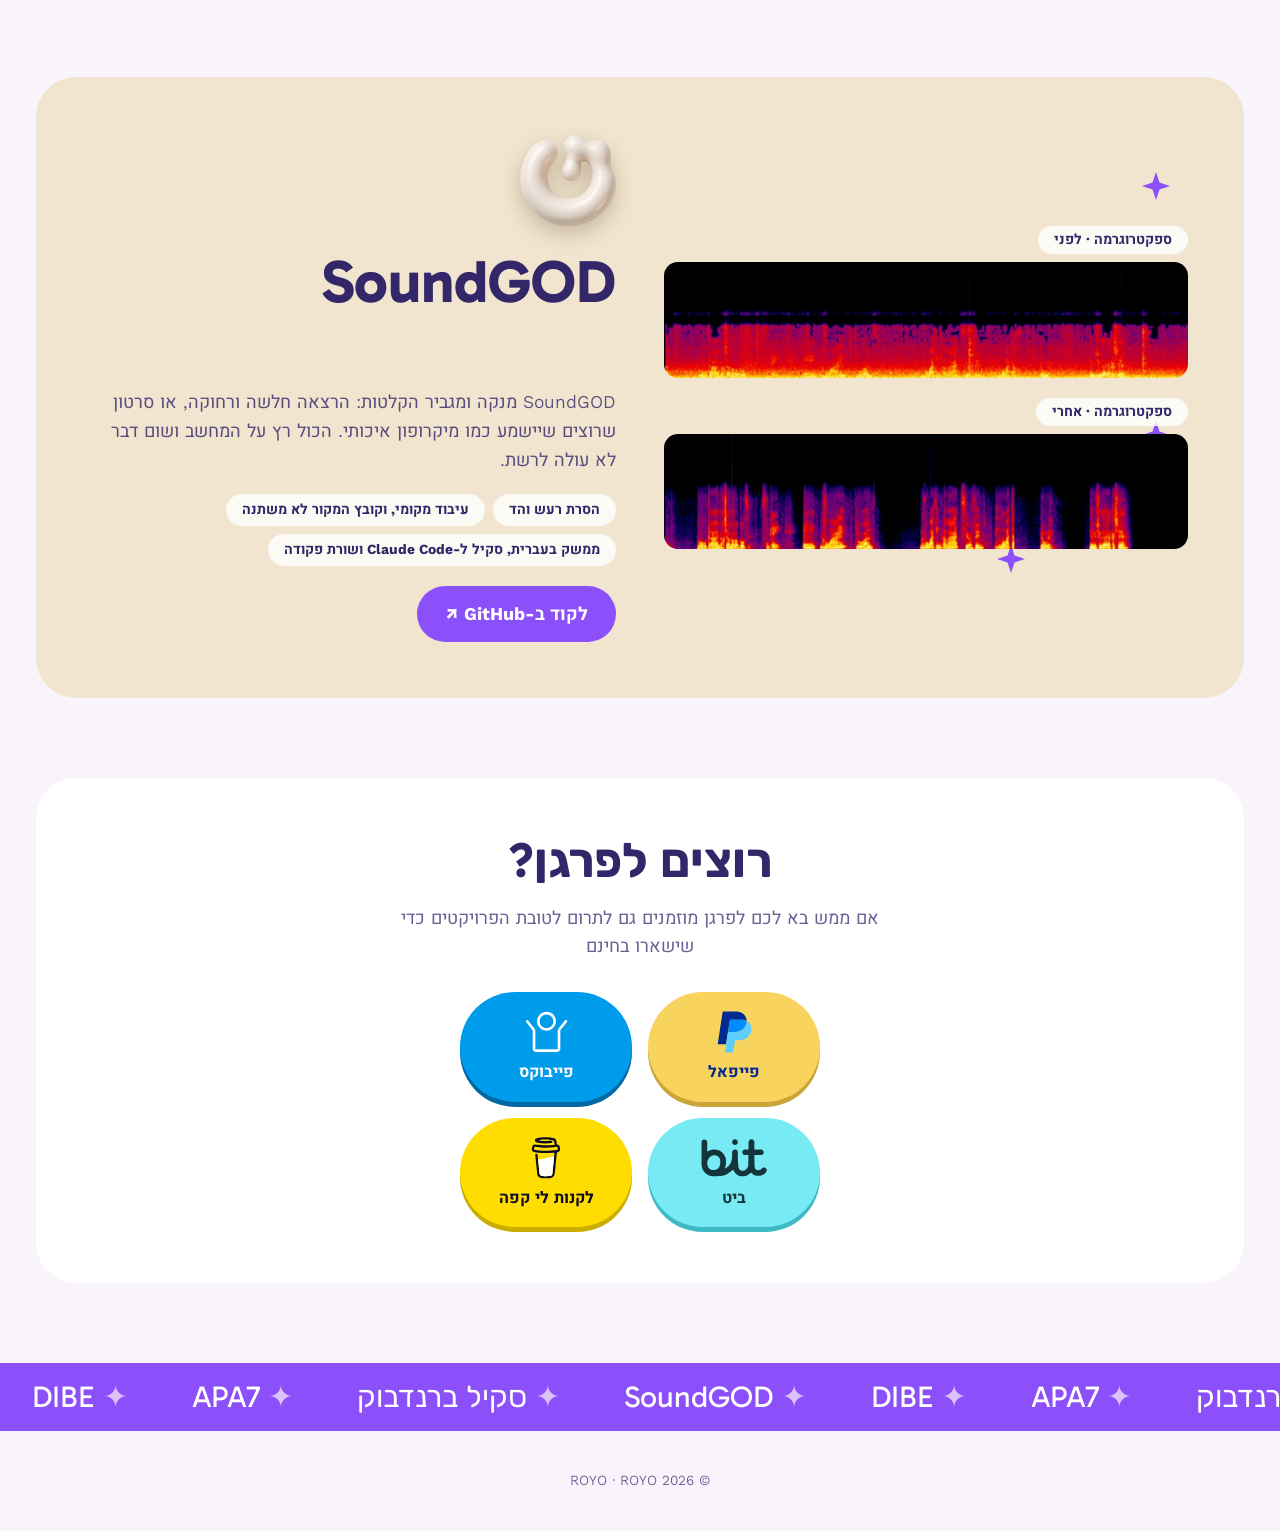
<file: royo-personal-tools-showcase/index.html>
<!doctype html>
<html lang="he" dir="rtl">
  <head>
    <meta charset="UTF-8" />
    <meta name="viewport" content="width=device-width, initial-scale=1" />
    <meta name="description" content="ROYO – הפיתוחים והכלים של שלו בנרויו" />
    <title>ROYO · שלו בנרויו</title>
    <link rel="preconnect" href="https://fonts.googleapis.com" />
    <link rel="preconnect" href="https://fonts.gstatic.com" crossorigin />
    <link href="https://fonts.googleapis.com/css2?family=Gabarito:wght@700;900&family=Heebo:wght@400;500;700&family=Kantumruy+Pro:wght@400;500;700&family=Rubik:wght@500;700&display=swap" rel="stylesheet" />
    <link rel="icon" type="image/svg+xml" href="./favicon.svg" />
    <script type="module" crossorigin src="./assets/index-CuWdg2Nu.js"></script>
    <link rel="stylesheet" crossorigin href="./assets/index-lIzflrpC.css">
  </head>
  <body>
    <div id="root"></div>
  </body>
</html>
</file>
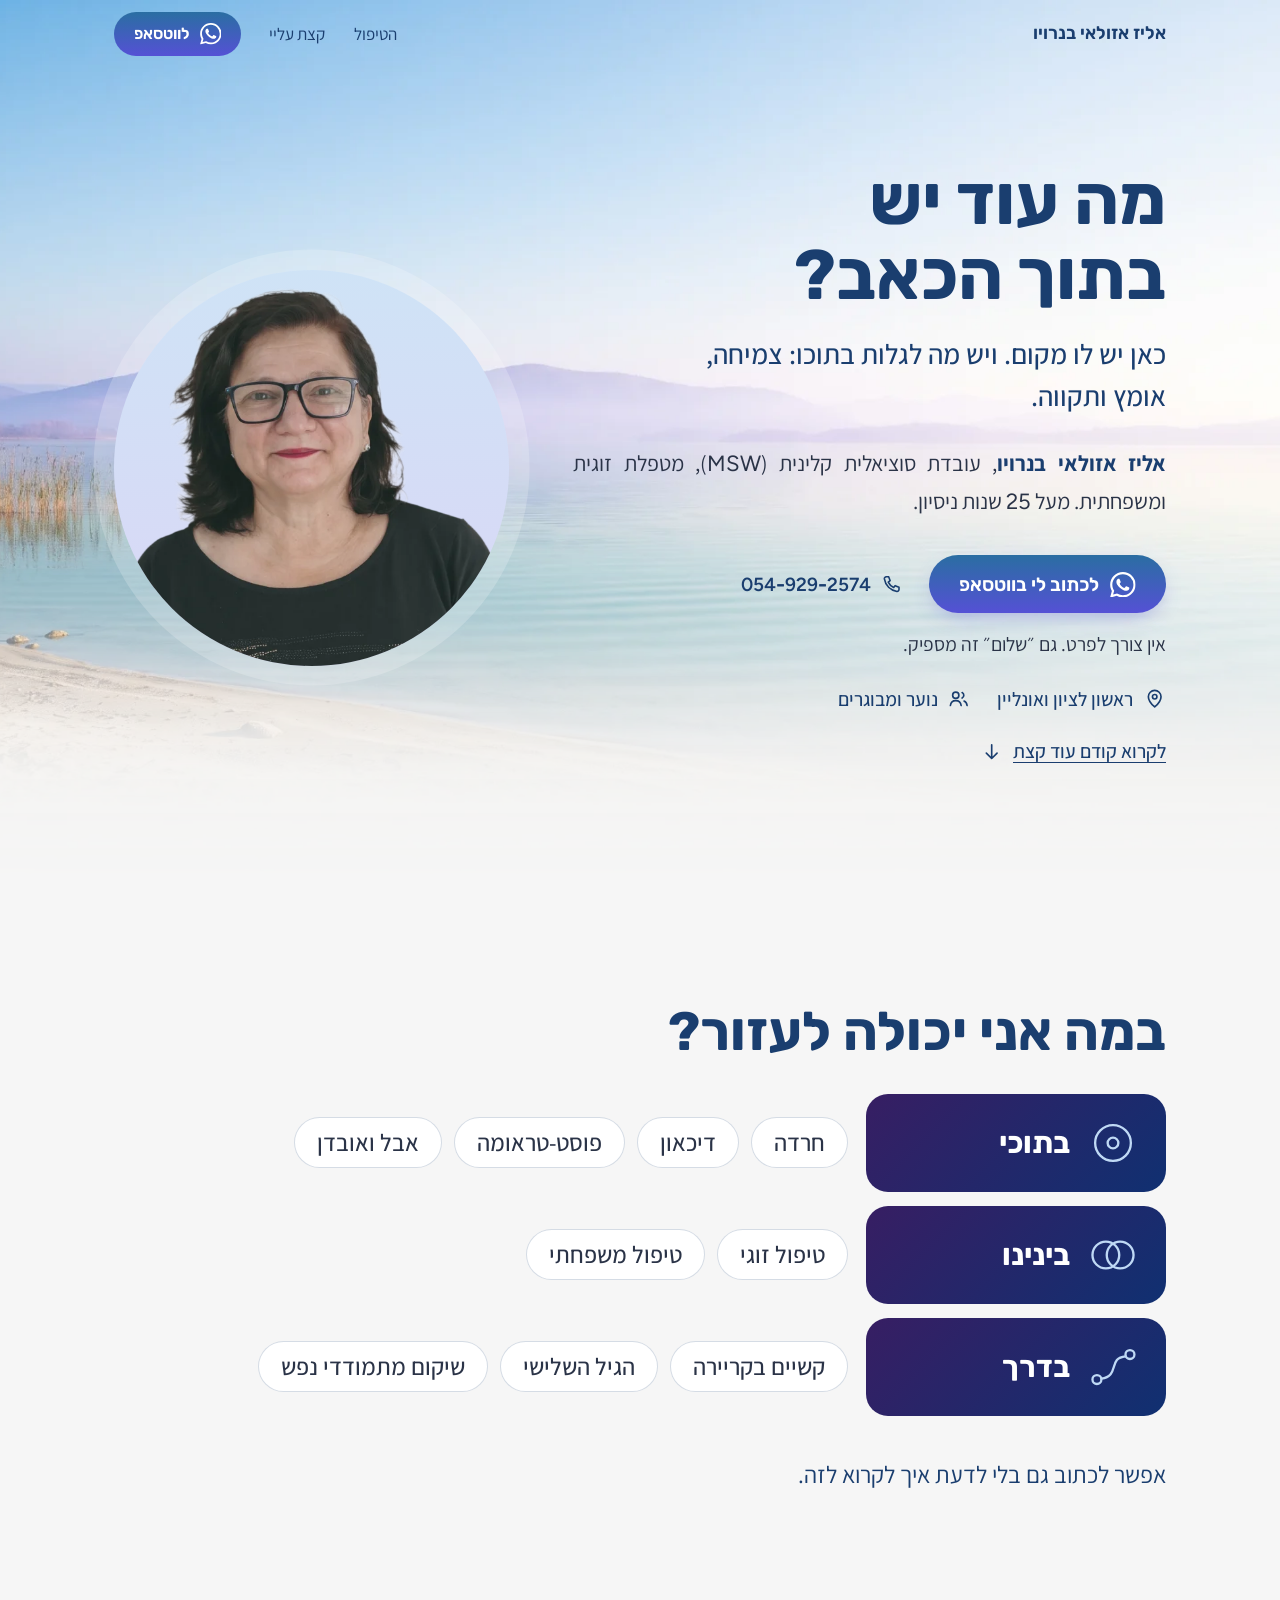
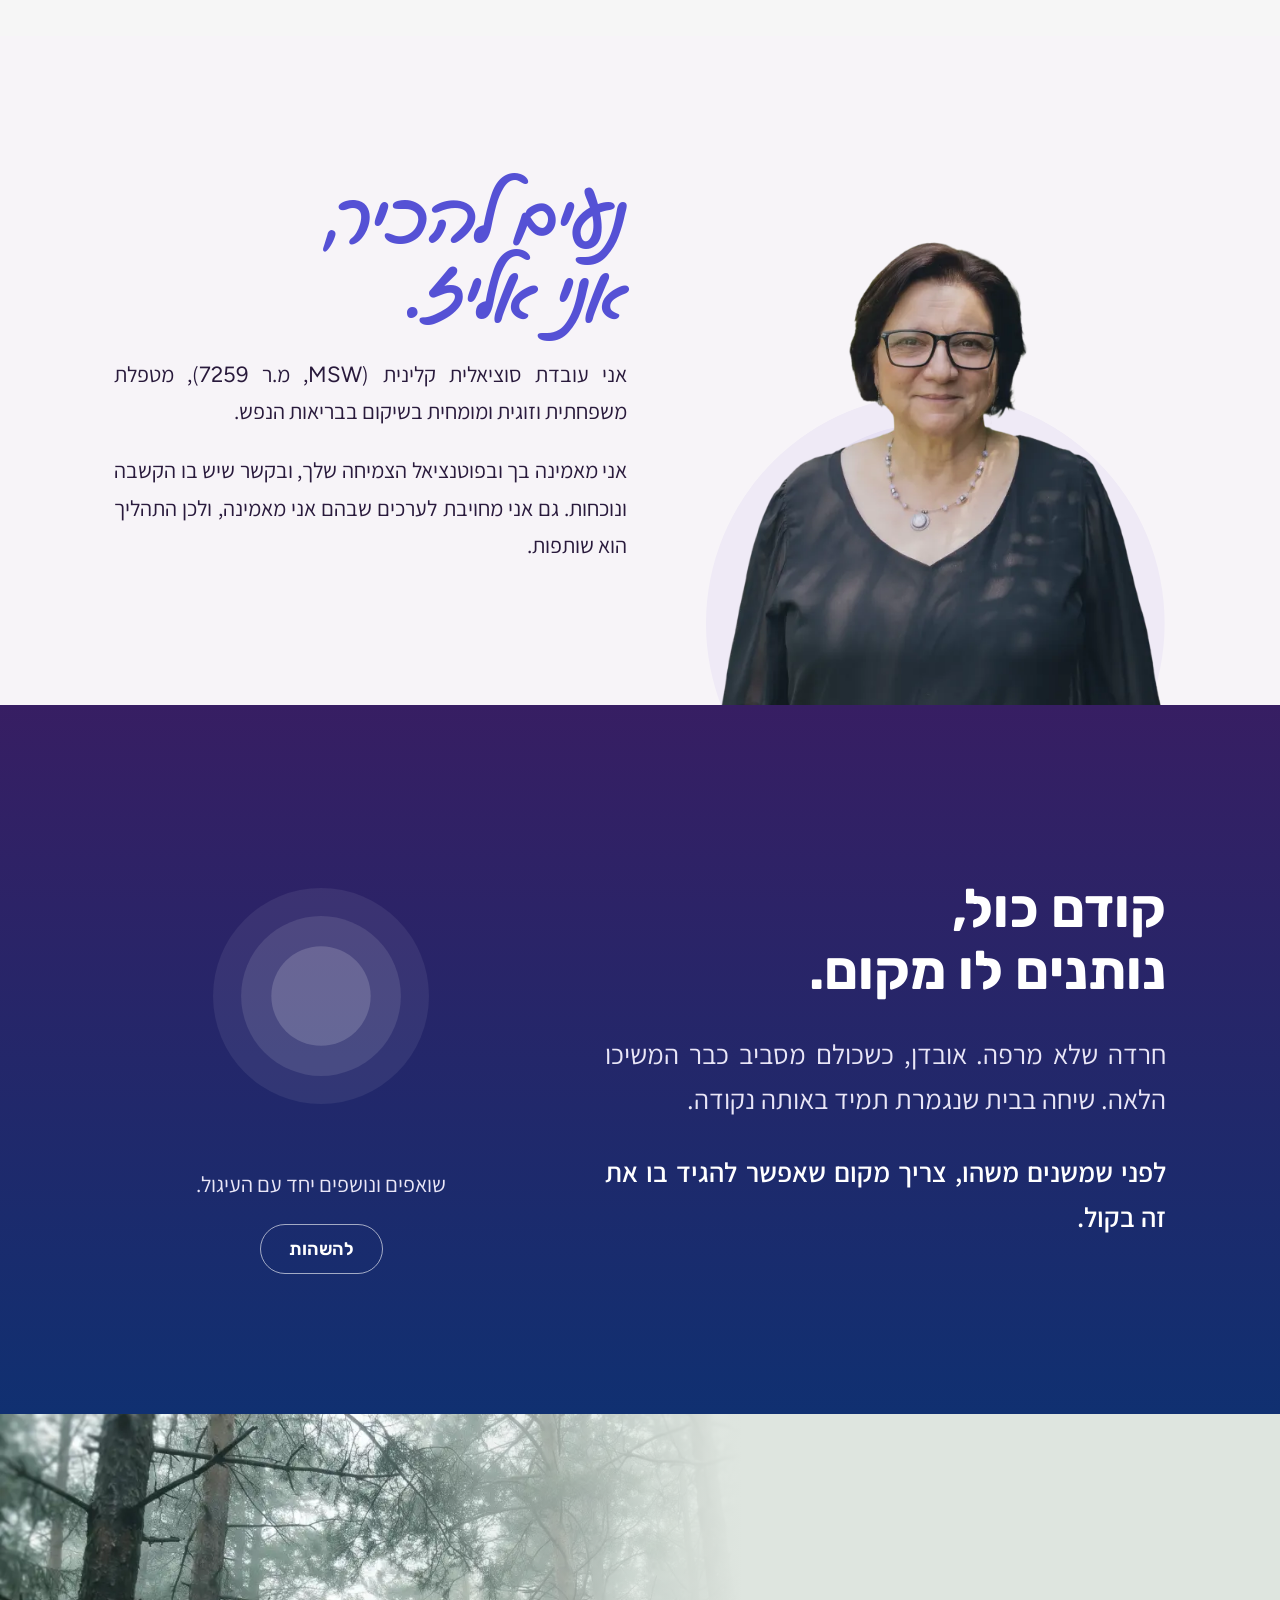
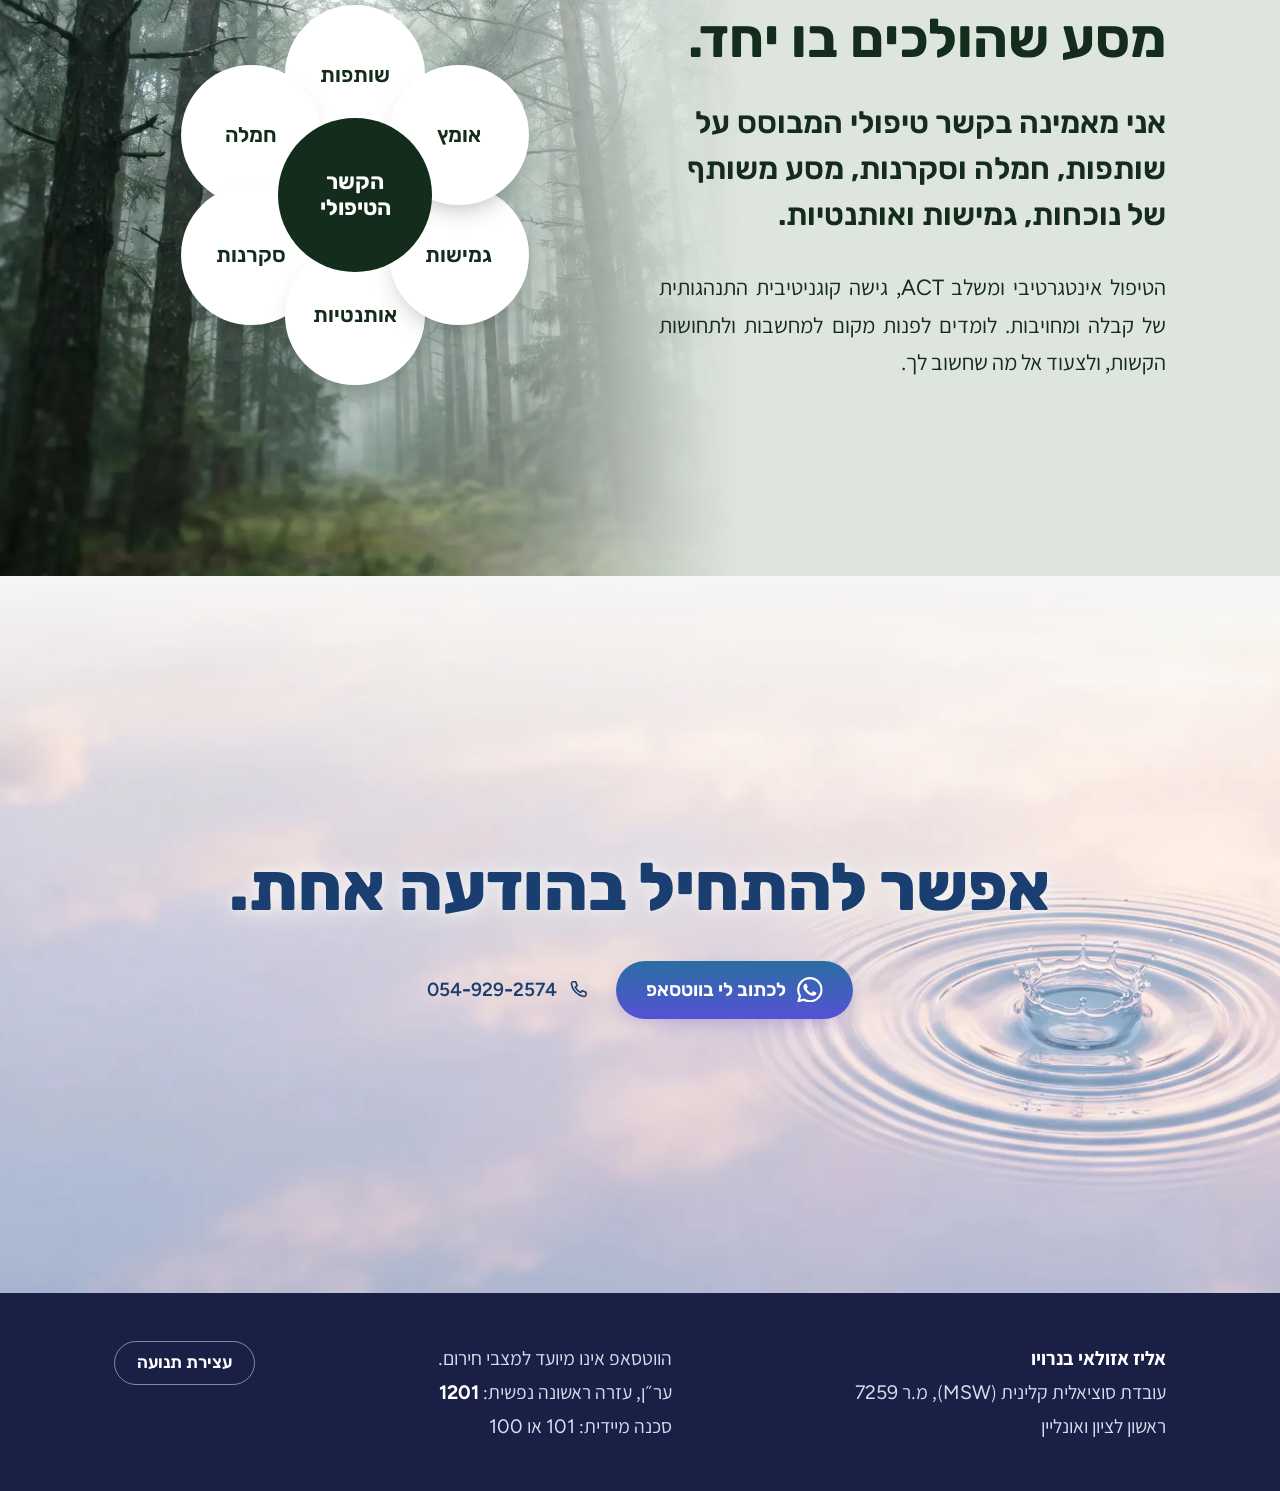
<file: therapy-eliz-azulai-benroyo/index.html>
<!doctype html>
<html lang="he" dir="rtl">
<head>
<meta charset="utf-8">
<meta name="viewport" content="width=device-width, initial-scale=1">
<title>אליז אזולאי בנרויו | טיפול רגשי, זוגי ומשפחתי בראשון לציון ואונליין</title>
<meta name="description" content="עובדת סוציאלית קלינית, מטפלת זוגית ומשפחתית. מעל 25 שנות ניסיון עם נוער ומבוגרים. ראשון לציון ואונליין.">
<link rel="canonical" href="https://akucbruhu0-cyber.github.io/sites/therapy-eliz-azulai-benroyo/">
<meta property="og:url" content="https://akucbruhu0-cyber.github.io/sites/therapy-eliz-azulai-benroyo/">
<meta property="og:type" content="website">
<meta property="og:title" content="מה עוד יש בתוך הכאב?">
<meta property="og:description" content="אליז אזולאי בנרויו, עובדת סוציאלית קלינית. מקום לכאב, ומה שאפשר לגלות בתוכו.">
<meta property="og:image" content="https://akucbruhu0-cyber.github.io/sites/therapy-eliz-azulai-benroyo/assets/og.jpg">
<meta name="theme-color" content="#F6F6F6">
<link rel="icon" href="data:image/svg+xml,%3Csvg xmlns='http://www.w3.org/2000/svg' viewBox='0 0 32 32' fill='none' stroke='%235551D5' stroke-width='2.5'%3E%3Ccircle cx='16' cy='16' r='5'/%3E%3Ccircle cx='16' cy='16' r='13'/%3E%3C/svg%3E">
<link rel="preload" href="fonts/rubik.woff2" as="font" type="font/woff2" crossorigin>
<link rel="preload" href="fonts/assistant.woff2" as="font" type="font/woff2" crossorigin>
<link rel="stylesheet" href="style.css">
<script>document.documentElement.classList.add('js')</script>
</head>
<body>
<a class="skip" href="#main">דילוג לתוכן</a>

<svg width="0" height="0" class="defs" aria-hidden="true" focusable="false">
  <linearGradient id="g" x1="0" y1="0" x2="0" y2="1"><stop stop-color="#60B4E7"/><stop offset="1" stop-color="#6461E0"/></linearGradient>
  <symbol id="i-wa" viewBox="0 0 24 24"><path d="M17.472 14.382c-.297-.149-1.758-.867-2.03-.967-.273-.099-.471-.148-.67.15-.197.297-.767.966-.94 1.164-.173.199-.347.223-.644.075-.297-.15-1.255-.463-2.39-1.475-.883-.788-1.48-1.761-1.653-2.059-.173-.297-.018-.458.13-.606.134-.133.298-.347.446-.52.149-.174.198-.298.298-.497.099-.198.05-.371-.025-.52-.075-.149-.669-1.612-.916-2.207-.242-.579-.487-.5-.669-.51-.173-.008-.371-.01-.57-.01-.198 0-.52.074-.792.372-.272.297-1.04 1.016-1.04 2.479 0 1.462 1.065 2.875 1.213 3.074.149.198 2.096 3.2 5.077 4.487.709.306 1.262.489 1.694.625.712.227 1.36.195 1.871.118.571-.085 1.758-.719 2.006-1.413.248-.694.248-1.289.173-1.413-.074-.124-.272-.198-.57-.347m-5.421 7.403h-.004a9.87 9.87 0 01-5.031-1.378l-.361-.214-3.741.982.998-3.648-.235-.374a9.86 9.86 0 01-1.51-5.26c.001-5.45 4.436-9.884 9.888-9.884 2.64 0 5.122 1.03 6.988 2.898a9.825 9.825 0 012.893 6.994c-.003 5.45-4.437 9.884-9.885 9.884m8.413-18.297A11.815 11.815 0 0012.05 0C5.495 0 .16 5.335.157 11.892c0 2.096.547 4.142 1.588 5.945L.057 24l6.305-1.654a11.882 11.882 0 005.683 1.448h.005c6.554 0 11.89-5.335 11.893-11.893a11.821 11.821 0 00-3.48-8.413Z"/></symbol>
  <symbol id="i-phone" viewBox="0 0 24 24"><path d="M6.600 4h2.500l1.600 4.100-2 1.500a11.500 11.500 0 0 0 5.700 5.700l1.500-2 4.100 1.600v2.500a2 2 0 0 1-2.200 2A15.800 15.800 0 0 1 4.600 6.200 2 2 0 0 1 6.600 4Z"/></symbol>
  <symbol id="i-pin" viewBox="0 0 24 24"><path d="M12 20.500s6.500-5.400 6.500-10.500a6.500 6.500 0 0 0-13 0c0 5.100 6.500 10.500 6.500 10.500Z"/><circle cx="12" cy="10" r="2.300"/></symbol>
  <symbol id="i-people" viewBox="0 0 24 24"><circle cx="9" cy="8.500" r="3.200"/><path d="M3.500 19c.4-3.300 2.600-5 5.500-5s5.100 1.700 5.500 5M15.500 5.700a3.200 3.200 0 0 1 0 5.700M17.500 14.400c1.800.7 2.900 2.300 3.100 4.600"/></symbol>
  <symbol id="i-down" viewBox="0 0 24 24"><path d="M12 5v14M6.500 13.500 12 19l5.500-5.500"/></symbol>
</svg>

<header class="nav" id="nav">
  <a class="nav-name" href="#top">אליז אזולאי בנרויו</a>
  <nav aria-label="ניווט ראשי">
    <a href="#areas">הטיפול</a>
    <a href="#about">קצת עליי</a>
    <a class="pill pill-s" href="https://wa.me/972549292574?text=%D7%A9%D7%9C%D7%95%D7%9D" target="_blank" rel="noopener"><svg class="i wa" aria-hidden="true"><use href="#i-wa"/></svg>לווטסאפ</a>
  </nav>
</header>

<main id="main">
<section class="hero" id="top" aria-labelledby="h1">
  <div class="hero-bg" aria-hidden="true"><img src="assets/lake.webp" srcset="assets/lake-900.webp 1000w, assets/lake.webp 1800w" sizes="100vw" alt="" width="1800" height="1005" fetchpriority="high"></div>
  <div class="hero-in">
    <div class="portrait" data-grow="scroll"><img src="assets/hero.webp" srcset="assets/hero-600.webp 600w, assets/hero.webp 1100w" sizes="(min-width: 900px) 440px, 150px" alt="אליז אזולאי בנרויו, מחייכת אל המצלמה" width="1100" height="1100"></div>
    <div class="hero-text">
      <h1 id="h1">מה עוד יש <span class="nb">בתוך הכאב?</span></h1>
      <p class="sub">כאן יש לו מקום. ויש מה לגלות בתוכו: צמיחה, אומץ ותקווה.</p>
      <p class="who"><b>אליז אזולאי בנרויו</b>, עובדת סוציאלית קלינית (<span lang="en" dir="ltr">MSW</span>), מטפלת זוגית ומשפחתית. <span class="nb">מעל 25 שנות ניסיון.</span></p>
      <div class="act" data-cta>
        <a class="pill" href="https://wa.me/972549292574?text=%D7%A9%D7%9C%D7%95%D7%9D" target="_blank" rel="noopener"><svg class="i wa" aria-hidden="true"><use href="#i-wa"/></svg>לכתוב לי בווטסאפ</a>
        <a class="tel" href="tel:+972549292574"><svg class="i" aria-hidden="true"><use href="#i-phone"/></svg><bdo dir="ltr">054-929-2574</bdo></a>
      </div>
      <p class="hint">אין צורך לפרט. גם ״שלום״ זה מספיק.</p>
      <ul class="facts">
        <li><svg class="i" aria-hidden="true"><use href="#i-pin"/></svg>ראשון לציון ואונליין</li>
        <li><svg class="i" aria-hidden="true"><use href="#i-people"/></svg>נוער ומבוגרים</li>
      </ul>
      <a class="more" href="#areas">לקרוא קודם עוד קצת<svg class="i" aria-hidden="true"><use href="#i-down"/></svg></a>
    </div>
  </div>
</section>

<section class="areas" id="areas" aria-labelledby="h-areas">
  <div class="wrap">
    <h2 id="h-areas" data-r>במה אני יכולה לעזור?</h2>
    <dl>
      <div data-r style="--d:0ms">
        <dt><svg class="glyph" viewBox="0 0 56 56" aria-hidden="true"><circle cx="28" cy="28" r="20"/><circle cx="28" cy="28" r="6"/></svg>בתוכי</dt>
        <dd><ul><li>חרדה</li><li>דיכאון</li><li>פוסט-טראומה</li><li>אבל ואובדן</li></ul></dd>
      </div>
      <div data-r style="--d:80ms">
        <dt><svg class="glyph" viewBox="0 0 56 56" aria-hidden="true"><circle cx="20" cy="28" r="15"/><circle cx="36" cy="28" r="15"/></svg>בינינו</dt>
        <dd><ul><li>טיפול זוגי</li><li>טיפול משפחתי</li></ul></dd>
      </div>
      <div data-r style="--d:160ms">
        <dt><svg class="glyph" viewBox="0 0 56 56" aria-hidden="true"><circle cx="47" cy="14" r="5"/><path d="M42 16C22 18 36 38 15 41"/><circle cx="10" cy="42" r="5"/></svg>בדרך</dt>
        <dd><ul><li>קשיים בקריירה</li><li>הגיל השלישי</li><li>שיקום מתמודדי נפש</li></ul></dd>
      </div>
    </dl>
    <p class="after" data-r>אפשר לכתוב גם בלי לדעת איך לקרוא לזה.</p>
  </div>
</section>

<section class="about" id="about" aria-labelledby="h-about">
  <div class="wrap">
    <div class="about-img" data-grow><img src="assets/about.webp" srcset="assets/about-600.webp 600w, assets/about.webp 1200w" sizes="(min-width: 900px) 480px, 86vw" alt="אליז בחוץ, באור טבעי" width="1200" height="1263" loading="lazy"></div>
    <div class="about-text" data-r>
      <h2 id="h-about">נעים להכיר, אני אליז.</h2>
      <p>אני עובדת סוציאלית קלינית (<span lang="en" dir="ltr">MSW</span>, מ.ר <bdi>7259</bdi>), מטפלת משפחתית וזוגית ומומחית בשיקום בבריאות הנפש.</p>
      <p>אני מאמינה בך ובפוטנציאל הצמיחה שלך, ובקשר שיש בו הקשבה ונוכחות. גם אני מחויבת לערכים שבהם אני מאמינה, ולכן התהליך הוא שותפות.</p>
    </div>
  </div>
</section>

<section class="room" id="room" aria-labelledby="h-room">
  <div class="wrap">
    <div class="room-text" data-r>
      <h2 id="h-room">קודם כול, נותנים לו מקום.</h2>
      <p>חרדה שלא מרפה. אובדן, כשכולם מסביב כבר המשיכו הלאה. שיחה בבית שנגמרת תמיד באותה נקודה.</p>
      <p>לפני שמשנים משהו, צריך מקום שאפשר להגיד בו את זה בקול.</p>
    </div>
    <div class="breath" id="breath">
      <div class="orb" aria-hidden="true"><i></i><i></i><i></i><span id="breath-word"></span></div>
      <p class="breath-say" id="breath-say" role="status">שואפים ונושפים יחד עם העיגול.</p>
      <button type="button" class="ghost" id="breath-btn" hidden>להשהות</button>
    </div>
  </div>
</section>

<section class="how" id="how" aria-labelledby="h-how">
  <div class="how-bg" aria-hidden="true"><img src="assets/forest.webp" srcset="assets/forest-900.webp 900w, assets/forest.webp 1600w" sizes="100vw" alt="" width="1600" height="893" loading="lazy"></div>
  <div class="wrap">
    <div class="how-text" data-r>
      <h2 id="h-how">מסע שהולכים בו יחד.</h2>
      <blockquote>אני מאמינה בקשר טיפולי המבוסס על שותפות, חמלה וסקרנות, מסע משותף של נוכחות, גמישות ואותנטיות.</blockquote>
      <p>הטיפול אינטגרטיבי ומשלב <span lang="en" dir="ltr">ACT</span>, גישה קוגניטיבית התנהגותית של קבלה ומחויבות. לומדים לפנות מקום למחשבות ולתחושות הקשות, ולצעוד אל מה שחשוב לך.</p>
    </div>
    <div class="rings" id="rings" data-grow role="group" aria-label="הערכים שמקיפים את הקשר הטיפולי">
      <p class="core">הקשר הטיפולי</p>
      <ul>
        <li>שותפות</li><li>חמלה</li><li>סקרנות</li><li>אותנטיות</li><li>גמישות</li><li>אומץ</li>
      </ul>
    </div>
  </div>
</section>

<section class="contact" id="contact" aria-labelledby="h-contact" data-grow>
  <div class="contact-bg" aria-hidden="true"><img src="assets/water.webp" srcset="assets/water-1200.webp 1200w, assets/water.webp 2400w" sizes="100vw" alt="" width="2400" height="1340" loading="lazy"></div>
  <div class="contact-in" data-r>
    <h2 id="h-contact">אפשר להתחיל בהודעה אחת.</h2>
    <div class="act" data-cta>
      <a class="pill" href="https://wa.me/972549292574?text=%D7%A9%D7%9C%D7%95%D7%9D" target="_blank" rel="noopener"><svg class="i wa" aria-hidden="true"><use href="#i-wa"/></svg>לכתוב לי בווטסאפ</a>
      <a class="tel" href="tel:+972549292574"><svg class="i" aria-hidden="true"><use href="#i-phone"/></svg><bdo dir="ltr">054-929-2574</bdo></a>
    </div>
  </div>
</section>
</main>

<footer>
  <div class="wrap">
    <p><b>אליז אזולאי בנרויו</b><br>עובדת סוציאלית קלינית (<span lang="en" dir="ltr">MSW</span>), מ.ר <bdi>7259</bdi><br>ראשון לציון ואונליין</p>
    <p class="sos">הווטסאפ אינו מיועד למצבי חירום.<br>ער״ן, עזרה ראשונה נפשית: <b>1201</b><br>סכנה מיידית: 101 או 100</p>
    <p><button type="button" class="pause" id="pause" aria-pressed="false" hidden>עצירת תנועה</button></p>
  </div>
</footer>

<aside class="dock" id="dock" aria-label="קשר מהיר">
  <a class="pill" href="https://wa.me/972549292574?text=%D7%A9%D7%9C%D7%95%D7%9D" target="_blank" rel="noopener"><svg class="i wa" aria-hidden="true"><use href="#i-wa"/></svg><span>לכתוב לאליז</span></a>
</aside>
<script src="app.js" defer></script>
</body>
</html>
</file>
<file: biblical-aramaic-1-quiz-prep/styles.css>
:root {
  --purple: #8C50FB;
  --purpleN: #AC80FF;
  --lavender: #DCC2F9;
  --eggshell: #EBEBD3;
  --flamingo: #F2AAAA;
  --apricot: #FAD7C3;
  --cornflower: #BDD0FF;
  --darkest: #211C40;
  --dark: #332669;
  --darkGrey: #6B5F96;
  --grey: #BAAFCF;
  --lightGrey: #E7E0EE;
  --light: #F9F4FB;
  --white: #FFFFFF;
  --success: #8FC969;
  --success-bg: #EAF6E2;
  --success-text: #275310;
  --attention: #FFCD00;
  --critical: #F37468;
  --critical-bg: #FDEAE8;
  --critical-text: #8A1F15;

  /* Restored Original Font Pairing */
  --fh: 'Rubik', 'Assistant', system-ui, sans-serif;
  --fb: 'Assistant', 'Noto Sans Hebrew', system-ui, sans-serif;
  --far: 'Noto Sans Hebrew', 'Assistant', serif;

  /* Paired Brand Book Motion Curves */
  --bubble-ease: cubic-bezier(0.34, 1.4, 0.64, 1);
  --flip-ease: cubic-bezier(0.57, 0.2, 0.51, 1.02);
  --ease-out: cubic-bezier(0.23, 1, 0.32, 1);

  --r10: 10px;
  --r20: 20px;
  --r30: 30px;
  --r40: 40px;
  --wrap: 1220px;
}

* {
  box-sizing: border-box;
  margin: 0;
  padding: 0;
}

html {
  scroll-behavior: smooth;
  background: var(--light);
  scrollbar-gutter: stable;
}

@media (prefers-reduced-motion: reduce) {
  html { scroll-behavior: auto; }
  *, *::before, *::after {
    animation-duration: 0.01ms !important;
    animation-iteration-count: 1 !important;
    transition-duration: 0.01ms !important;
  }
}

body {
  font-family: var(--fb);
  color: var(--dark);
  background: var(--light);
  font-size: 17px;
  line-height: 1.72;
  -webkit-font-smoothing: antialiased;
  padding-block-end: 104px;
}

.en {
  direction: ltr;
  unicode-bidi: isolate;
  font-family: ui-sans-serif, system-ui, sans-serif;
}

.aramaic {
  font-family: var(--far);
  font-size: 1.12em;
  font-weight: 700;
  line-height: 1.85;
  color: var(--darkest);
}

h1, h2, h3, h4 {
  font-family: var(--fh);
  font-weight: 700;
  color: var(--dark);
  line-height: 1.22;
  text-wrap: balance;
}

h1 { font-size: clamp(32px, 4.4vw, 52px); }
h2 { font-size: clamp(26px, 3.2vw, 38px); }
h3 { font-size: clamp(20px, 2.2vw, 25px); }
h4 { font-size: 18px; }

.muted { color: var(--darkGrey); }
.tiny-muted { font-size: 13.5px; color: var(--darkGrey); margin-block-start: 6px; }
.note { font-size: 14.5px; color: var(--darkGrey); margin-block-start: 14px; }
.mt-16 { margin-block-start: 16px; }
.mt-24 { margin-block-start: 24px; }

.wrap {
  width: min(var(--wrap), calc(100% - 32px));
  margin-inline: auto;
  padding-block-start: 92px;
}

/* Scroll Progress Bar */
.progress-bar {
  position: fixed;
  inset-block-start: 0;
  inset-inline: 0;
  height: 3px;
  background: var(--purple);
  transform-origin: right;
  transform: scaleX(0);
  z-index: 60;
}

/* Top Floating Pill Bar */
.top-bar {
  position: fixed;
  inset-block-start: 14px;
  inset-inline: 16px;
  z-index: 50;
  display: flex;
  align-items: center;
  justify-content: space-between;
  gap: 12px;
  background: rgba(255, 255, 255, 0.88);
  backdrop-filter: blur(14px) saturate(1.3);
  -webkit-backdrop-filter: blur(14px) saturate(1.3);
  border: 1px solid var(--lightGrey);
  border-radius: 999px;
  padding: 8px 10px 8px 18px;
  max-width: var(--wrap);
  margin-inline: auto;
}

.brand-title {
  display: flex;
  align-items: center;
  gap: 10px;
  font-family: var(--fh);
  font-weight: 700;
  font-size: 18px;
  color: var(--dark);
  white-space: nowrap;
}

/* Paired Sparkle Pulse */
.sparkle-icon, .hero-sparkle {
  animation: sparklePulse 1.6s linear infinite;
  transform-origin: center;
}
.hero-sparkle.s-top {
  position: absolute;
  inset-block-start: 24px;
  inset-inline-end: 28px;
  animation-duration: 1.4s;
}
.hero-sparkle.s-bottom {
  position: absolute;
  inset-block-end: 24px;
  inset-inline-start: 28px;
  animation-duration: 1.8s;
  animation-delay: 0.4s;
}

@keyframes sparklePulse {
  0% { transform: scale(1) rotate(0deg); }
  25% { transform: scale(0.8) rotate(6deg); }
  55% { transform: scale(1.25) rotate(-4deg); }
  100% { transform: scale(1) rotate(0deg); }
}

.main-tabs {
  display: flex;
  gap: 6px;
  overflow-x: auto;
  scrollbar-width: none;
}

.tab-btn {
  font-family: var(--fb);
  font-size: 15px;
  font-weight: 700;
  color: var(--dark);
  background: transparent;
  border: 0;
  padding: 8px 16px;
  border-radius: 999px;
  cursor: pointer;
  white-space: nowrap;
  transition: background-color 180ms var(--ease-out), transform 140ms var(--ease-out);
}

.tab-btn:active { transform: scale(0.97); }
.tab-btn.active { background: var(--lavender); color: var(--darkest); }

@media (hover: hover) and (pointer: fine) {
  .tab-btn:not(.active):hover { background: var(--light); }
}

/* Buttons */
.btn {
  font-family: var(--fb);
  font-size: 15.5px;
  font-weight: 700;
  border: 0;
  border-radius: 999px;
  padding: 11px 22px;
  cursor: pointer;
  transition: background-color 200ms var(--ease-out), transform 140ms var(--ease-out), color 180ms var(--ease-out);
  white-space: nowrap;
}

.btn:active { transform: scale(0.97); }
.btn-primary { background: var(--purple); color: var(--white); }

@media (hover: hover) and (pointer: fine) {
  .btn-primary:hover { background: var(--dark); }
}

.btn-outline {
  background: var(--white);
  color: var(--dark);
  border: 1.5px solid var(--lightGrey);
}

@media (hover: hover) and (pointer: fine) {
  .btn-outline:hover { border-color: var(--purple); color: var(--purple); }
}

.btn-sm { padding: 8px 16px; font-size: 14px; }

/* Hero */
.hero { margin-block-end: 28px; }
.hero-card {
  position: relative;
  background: var(--white);
  border-radius: var(--r40);
  padding: clamp(28px, 4vw, 50px);
  border: 1px solid var(--lightGrey);
}

.kicker {
  display: inline-flex;
  align-items: center;
  gap: 10px;
  font-size: 14.5px;
  font-weight: 700;
  color: var(--purple);
  margin-block-end: 14px;
}

.kicker-badge {
  background: var(--purple);
  color: var(--white);
  border-radius: 999px;
  padding: 3px 12px;
  font-size: 13px;
}

.lead {
  font-size: clamp(17px, 1.5vw, 19.5px);
  color: var(--dark);
  max-width: 68ch;
  margin-block-start: 12px;
}

.hero-bubbles {
  display: grid;
  grid-template-columns: repeat(auto-fit, minmax(260px, 1fr));
  gap: 16px;
  margin-block-start: 24px;
}

.chat-bubble {
  background: var(--light);
  border: 1px solid var(--lightGrey);
  border-radius: var(--r30);
  padding: 16px 22px;
  animation: bubblePop 450ms var(--bubble-ease) backwards;
}

.bubble-1 { animation-delay: 150ms; }
.bubble-2 { animation-delay: 400ms; background: #F4EEFE; }

.bubble-label {
  display: inline-block;
  font-size: 12.5px;
  font-weight: 700;
  color: var(--purple);
  background: var(--white);
  padding: 2px 10px;
  border-radius: 999px;
  margin-inline-end: 8px;
}

@keyframes bubblePop {
  from { opacity: 0; transform: translateY(10px) scale(0.92); }
  to { opacity: 1; transform: translateY(0) scale(1); }
}

/* Scroll Reveal */
.reveal {
  opacity: 0;
  transform: translateY(14px) scale(0.97);
  transition: opacity 400ms var(--ease-out), transform 450ms var(--bubble-ease);
}

.reveal.in {
  opacity: 1;
  transform: translateY(0) scale(1);
}

/* Tab Panels */
.tab-panel { display: none; }
.tab-panel.active {
  display: block;
  animation: panelFade 200ms var(--ease-out);
}

@keyframes panelFade {
  from { opacity: 0; transform: scale(0.985); }
  to { opacity: 1; transform: scale(1); }
}

/* Topic Pills */
.topic-pills {
  display: flex;
  flex-wrap: wrap;
  gap: 8px;
  margin-block-end: 20px;
}

.pill-btn {
  font-family: var(--fb);
  font-size: 14.5px;
  font-weight: 700;
  background: var(--white);
  color: var(--dark);
  border: 1.5px solid var(--lightGrey);
  border-radius: 999px;
  padding: 8px 16px;
  cursor: pointer;
  transition: background-color 160ms var(--ease-out), border-color 160ms var(--ease-out), transform 140ms var(--ease-out);
}

.pill-btn:active { transform: scale(0.97); }
.pill-btn.active { background: var(--purple); color: var(--white); border-color: var(--purple); }

.topic-content { display: none; }
.topic-content.active {
  display: block;
  animation: panelFade 200ms var(--ease-out);
}

/* Cards & Grids */
.grid { display: grid; gap: 20px; }
.grid-2 { grid-template-columns: repeat(auto-fit, minmax(330px, 1fr)); }

.card {
  background: var(--white);
  border-radius: var(--r30);
  padding: clamp(22px, 3vw, 32px);
  border: 1px solid var(--lightGrey);
}

.card-pastel-lavender, .box-lavender { background: #F2E8FD; border: 1px solid var(--lavender); }
.card-pastel-eggshell, .box-eggshell { background: #F5F5E7; border: 1px solid #DCDCB9; }
.card-pastel-cornflower, .box-cornflower { background: #E9F0FF; border: 1px solid var(--cornflower); }
.card-pastel-apricot, .box-apricot { background: #FFF0E7; border: 1px solid var(--apricot); }
.card-pastel-flamingo, .box-flamingo { background: #FDE9E9; border: 1px solid var(--flamingo); }

.card-tag {
  display: inline-block;
  font-size: 12.5px;
  font-weight: 700;
  color: var(--purple);
  background: rgba(140, 80, 251, 0.12);
  padding: 3px 12px;
  border-radius: 999px;
  margin-block-end: 10px;
}

.card-header-row {
  display: flex;
  flex-wrap: wrap;
  align-items: flex-start;
  justify-content: space-between;
  gap: 16px;
}

/* ---------- NATIVE VISUAL DIAGRAMS (100% RELIABLE RTL) ---------- */
.vflow-tree {
  display: flex;
  flex-direction: column;
  align-items: center;
}

.vflow-root {
  background: var(--dark);
  color: var(--white);
  font-family: var(--fh);
  font-weight: 700;
  font-size: 16.5px;
  padding: 12px 26px;
  border-radius: 999px;
  text-align: center;
}

.vflow-connector-down {
  font-weight: 800;
  font-size: 20px;
  color: var(--purple);
  margin-block: 8px;
}

.vflow-branches-2 {
  display: grid;
  grid-template-columns: repeat(auto-fit, minmax(310px, 1fr));
  gap: 18px;
  width: 100%;
}

.vflow-branch {
  border-radius: var(--r20);
  padding: 20px;
}

.vflow-badge {
  display: inline-block;
  font-size: 12.5px;
  font-weight: 700;
  background: var(--white);
  color: var(--purple);
  padding: 3px 12px;
  border-radius: 999px;
  margin-block-end: 8px;
}

.vflow-steps {
  display: flex;
  flex-direction: column;
  gap: 10px;
  margin-block-start: 12px;
}

.vstep {
  background: var(--white);
  padding: 10px 14px;
  border-radius: var(--r10);
  border: 1px solid rgba(51, 38, 105, 0.1);
  font-size: 15px;
}

.vflow-split-2 {
  display: grid;
  grid-template-columns: repeat(auto-fit, minmax(190px, 1fr));
  gap: 12px;
  margin-block-start: 12px;
  width: 100%;
}

.vsub-card {
  background: var(--white);
  border-radius: var(--r20);
  padding: 14px 16px;
  border: 1px solid rgba(51, 38, 105, 0.12);
}

.vsub-tag {
  display: inline-block;
  font-size: 12px;
  font-weight: 700;
  padding: 2px 10px;
  border-radius: 999px;
  margin-block-end: 6px;
}

.tag-purple { background: var(--purple); color: var(--white); }
.tag-dark { background: var(--dark); color: var(--white); }

/* Construct Comparison Diagram */
.construct-diagram-grid {
  display: grid;
  grid-template-columns: repeat(auto-fit, minmax(270px, 1fr));
  gap: 16px;
}

.construct-box {
  border-radius: var(--r20);
  padding: 20px;
  position: relative;
}

.construct-num {
  width: 28px;
  height: 28px;
  border-radius: 999px;
  background: var(--dark);
  color: var(--white);
  font-weight: 700;
  font-size: 14px;
  display: inline-flex;
  align-items: center;
  justify-content: center;
  margin-block-end: 8px;
}

.formula-row {
  display: flex;
  flex-wrap: wrap;
  align-items: center;
  gap: 6px;
  margin-block: 12px;
}

.f-pill {
  background: var(--white);
  color: var(--dark);
  font-weight: 700;
  font-size: 13.5px;
  padding: 5px 12px;
  border-radius: 999px;
  border: 1px solid rgba(51, 38, 105, 0.14);
}

.f-pill.f-accent {
  background: var(--purple);
  color: var(--white);
  border-color: var(--purple);
}

.f-plus {
  font-weight: 800;
  color: var(--purple);
}

.construct-examples {
  background: rgba(255, 255, 255, 0.72);
  border-radius: var(--r10);
  padding: 10px 14px;
  display: flex;
  flex-direction: column;
  gap: 6px;
  font-size: 15.5px;
}

/* Trap Cards */
.trap-cards {
  display: flex;
  flex-direction: column;
  gap: 12px;
}

.trap-row {
  background: var(--white);
  border-radius: var(--r20);
  padding: 14px 16px;
  border-inline-start: 4px solid var(--purple);
}

.trap-title {
  font-family: var(--fh);
  font-weight: 700;
  color: var(--dark);
  margin-block-end: 4px;
}

/* Spatial Zones Diagram */
.spatial-zones {
  display: grid;
  grid-template-columns: 1fr auto 1fr auto 1fr;
  align-items: stretch;
  gap: 12px;
}

@media (max-width: 860px) {
  .spatial-zones { grid-template-columns: 1fr; }
  .zone-arrow { transform: rotate(-90deg); text-align: center; }
}

.zone-card {
  border-radius: var(--r20);
  padding: 18px;
}

.zone-arrow {
  display: flex;
  align-items: center;
  justify-content: center;
  font-size: 24px;
  font-weight: 800;
  color: var(--purple);
}

/* Segmented Control */
.segmented {
  display: inline-flex;
  flex-wrap: wrap;
  gap: 4px;
  background: var(--light);
  padding: 4px;
  border-radius: var(--r20);
  border: 1px solid var(--lightGrey);
}

.seg-btn {
  font-family: var(--fb);
  font-size: 13.5px;
  font-weight: 700;
  border: 0;
  background: transparent;
  color: var(--darkGrey);
  padding: 7px 14px;
  border-radius: 16px;
  cursor: pointer;
  transition: background-color 160ms var(--ease-out), color 160ms var(--ease-out);
}

.seg-btn.active { background: var(--white); color: var(--dark); }

/* Tables */
.table-wrap {
  overflow-x: auto;
  margin-block-start: 16px;
  border-radius: var(--r20);
  border: 1px solid var(--lightGrey);
}

.data-table {
  width: 100%;
  border-collapse: collapse;
  background: var(--white);
  text-align: center;
}

.data-table th {
  background: var(--dark);
  color: var(--white);
  font-family: var(--fh);
  font-weight: 700;
  padding: 12px 14px;
  font-size: 15px;
}

.data-table td {
  padding: 11px 14px;
  border-block-start: 1px solid var(--lightGrey);
  border-inline-start: 1px solid var(--lightGrey);
  font-size: 16px;
}

.data-table td:first-child {
  font-weight: 700;
  background: var(--light);
  color: var(--dark);
  border-inline-start: 0;
}

.data-table td.clickable-cell {
  cursor: pointer;
  transition: background-color 140ms var(--ease-out);
}

@media (hover: hover) and (pointer: fine) {
  .data-table td.clickable-cell:hover { background: #F4EEFE; }
}

.data-table td.selected-cell { background: var(--lavender); color: var(--darkest); }

.cell-inspector {
  margin-block-start: 14px;
  background: var(--light);
  border-radius: var(--r20);
  padding: 14px 18px;
  font-size: 15.5px;
  border-inline-start: 4px solid var(--purple);
}

/* Chips & Builder */
.chip-group { display: flex; flex-wrap: wrap; gap: 8px; }
.chip {
  font-family: var(--fb);
  font-size: 14.5px;
  font-weight: 700;
  background: var(--light);
  color: var(--dark);
  border: 1.5px solid var(--lightGrey);
  border-radius: 999px;
  padding: 6px 14px;
  cursor: pointer;
  transition: background-color 150ms var(--ease-out), border-color 150ms var(--ease-out), transform 120ms var(--ease-out);
}

.chip:active { transform: scale(0.97); }
.chip.active { background: var(--lavender); border-color: var(--purple); color: var(--darkest); }

.field-label {
  display: block;
  font-weight: 700;
  font-size: 14.5px;
  color: var(--darkGrey);
  margin-block-end: 8px;
}

.builder-grid {
  display: grid;
  grid-template-columns: 1.1fr 0.9fr;
  gap: 24px;
  margin-block-start: 20px;
  align-items: start;
}

@media (max-width: 820px) {
  .builder-grid { grid-template-columns: 1fr; }
}

.builder-result {
  background: var(--dark);
  color: var(--white);
  border-radius: var(--r30);
  padding: 28px;
  text-align: center;
}

.builder-result .big-aramaic {
  font-family: var(--far);
  font-size: clamp(34px, 4vw, 48px);
  font-weight: 700;
  line-height: 1.8;
  color: var(--white);
}

.meaning-pill {
  display: inline-block;
  background: var(--purple);
  color: var(--white);
  border-radius: 999px;
  padding: 4px 16px;
  font-weight: 700;
  margin-block-start: 6px;
}

.builder-breakdown {
  margin-block-start: 18px;
  padding-block-start: 16px;
  border-block-start: 1px solid rgba(255, 255, 255, 0.16);
  font-size: 15px;
  color: var(--lavender);
  text-align: start;
}

/* Segolate Stage */
.segolate-stage {
  background: var(--light);
  border-radius: var(--r20);
  padding: 20px;
  border: 1px solid var(--lightGrey);
}

.step-flow { display: flex; flex-wrap: wrap; align-items: center; gap: 10px; margin-block-start: 12px; }
.step-node {
  background: var(--white);
  border: 1px solid var(--lightGrey);
  border-radius: var(--r10);
  padding: 8px 14px;
  font-weight: 700;
}

/* Lexicon */
.lexicon-controls { display: flex; flex-wrap: wrap; gap: 10px; align-items: center; }
.input-pill {
  font-family: var(--fb);
  font-size: 15px;
  padding: 8px 16px;
  border-radius: 999px;
  border: 1.5px solid var(--lightGrey);
  background: var(--light);
  color: var(--dark);
  outline: none;
  min-width: 220px;
}
.input-pill:focus { border-color: var(--purple); background: var(--white); }

.lexicon-grid {
  display: grid;
  grid-template-columns: repeat(auto-fill, minmax(215px, 1fr));
  gap: 12px;
}

.lex-card {
  background: var(--light);
  border: 1px solid var(--lightGrey);
  border-radius: var(--r20);
  padding: 14px 16px;
  display: flex;
  flex-direction: column;
  gap: 4px;
}

.lex-card.exam-word {
  background: #F4EEFE;
  border-color: var(--lavender);
}

.lex-cat { font-size: 12px; font-weight: 700; color: var(--darkGrey); }
.lex-meaning { color: var(--dark); font-weight: 600; }
.lex-meaning.blurred { filter: blur(5px); user-select: none; cursor: pointer; }

/* Practice Top Bar, Inputs & Stats */
.practice-top-bar {
  display: flex;
  flex-wrap: wrap;
  align-items: center;
  justify-content: space-between;
  gap: 12px;
}

.practice-input-row {
  display: flex;
  flex-wrap: wrap;
  gap: 12px;
  align-items: center;
  margin-block-start: 18px;
}

.practice-text-input {
  font-family: var(--far);
  font-size: 21px;
  font-weight: 700;
  padding: 12px 20px;
  border-radius: var(--r20);
  border: 2px solid var(--lightGrey);
  background: var(--light);
  color: var(--darkest);
  min-width: 260px;
  outline: none;
  transition: border-color 150ms var(--ease-out), background-color 150ms var(--ease-out);
}

.practice-text-input:focus {
  border-color: var(--purple);
  background: var(--white);
}

.practice-text-input.correct {
  border-color: var(--success);
  background: var(--success-bg);
  color: var(--success-text);
}

.practice-text-input.wrong {
  border-color: var(--critical);
  background: var(--critical-bg);
  color: var(--critical-text);
}

.stats-grid {
  display: grid;
  grid-template-columns: repeat(auto-fit, minmax(180px, 1fr));
  gap: 14px;
  margin-block-start: 18px;
}

.stat-box {
  background: var(--light);
  border: 1px solid var(--lightGrey);
  border-radius: var(--r20);
  padding: 18px;
  text-align: center;
}

.stat-val {
  font-family: var(--fh);
  font-size: 32px;
  font-weight: 800;
  color: var(--purple);
}

.progress-track {
  height: 10px;
  background: var(--lightGrey);
  border-radius: 999px;
  overflow: hidden;
  margin-block-start: 8px;
}

.progress-fill {
  height: 100%;
  background: var(--purple);
  border-radius: 999px;
  transition: width 350ms var(--ease-out);
}

/* 3D Flashcard */
.flashcard-scene {
  perspective: 1000px;
  margin-block-start: 16px;
}

.flashcard-inner {
  position: relative;
  width: 100%;
  min-height: 220px;
  transform-style: preserve-3d;
  transition: transform 650ms var(--flip-ease);
  cursor: pointer;
}

.flashcard-inner.flipped { transform: rotateY(180deg); }

.flashcard-face {
  position: absolute;
  inset: 0;
  backface-visibility: hidden;
  -webkit-backface-visibility: hidden;
  border-radius: var(--r30);
  padding: 36px 24px;
  display: flex;
  flex-direction: column;
  align-items: center;
  justify-content: center;
  gap: 10px;
  text-align: center;
}

.flashcard-front { background: var(--dark); color: var(--white); }
.flashcard-back { background: var(--purple); color: var(--white); transform: rotateY(180deg); }
.flashcard-face .big-aramaic { font-family: var(--far); font-size: 44px; font-weight: 700; line-height: 1.8; }

/* Multiple Choice Options */
.option-grid {
  display: grid;
  grid-template-columns: repeat(auto-fit, minmax(190px, 1fr));
  gap: 10px;
  margin-block-start: 16px;
}

.option-btn {
  font-family: var(--far);
  font-size: 18px;
  font-weight: 700;
  padding: 14px 16px;
  border-radius: var(--r20);
  border: 1.5px solid var(--lightGrey);
  background: var(--light);
  color: var(--dark);
  cursor: pointer;
  transition: background-color 140ms var(--ease-out), border-color 140ms var(--ease-out), transform 120ms var(--ease-out);
}

.option-btn:active { transform: scale(0.97); }
.option-btn.correct { background: var(--success-bg); border-color: var(--success); color: var(--success-text); }
.option-btn.wrong { background: var(--critical-bg); border-color: var(--critical); color: var(--critical-text); }

/* Quizzes */
.dark-banner {
  background: var(--dark);
  color: var(--white);
  border-radius: var(--r40);
  padding: clamp(24px, 3.5vw, 40px);
  display: flex;
  flex-wrap: wrap;
  align-items: center;
  justify-content: space-between;
  gap: 20px;
}

.dark-banner h2 { color: var(--white); }
.kicker-light { font-size: 13.5px; font-weight: 700; color: var(--lavender); margin-block-end: 6px; }
.lead-light { color: rgba(255, 255, 255, 0.88); max-width: 58ch; margin-block-start: 8px; }

.niqqud-mode-box {
  background: rgba(255, 255, 255, 0.08);
  border: 1px solid rgba(255, 255, 255, 0.16);
  border-radius: var(--r20);
  padding: 14px 18px;
  max-width: 310px;
}

.switch-label { display: flex; align-items: center; gap: 10px; font-weight: 700; cursor: pointer; }
.tiny-note { font-size: 12.5px; color: var(--lavender); margin-block-start: 6px; line-height: 1.45; }

.quiz-selector-grid {
  display: grid;
  grid-template-columns: repeat(auto-fill, minmax(290px, 1fr));
  gap: 16px;
}

.quiz-card {
  border-radius: var(--r30);
  padding: 24px;
  border: 1.5px solid transparent;
  display: flex;
  flex-direction: column;
  justify-content: space-between;
  gap: 14px;
  transition: transform 180ms var(--ease-out), border-color 180ms var(--ease-out);
}

.quiz-card.active-quiz { border-color: var(--purple); }
.quiz-level-badge { display: inline-block; font-size: 13px; font-weight: 700; padding: 3px 12px; border-radius: 999px; background: var(--white); color: var(--dark); }
.quiz-score-pill { font-size: 13px; font-weight: 700; color: var(--purple); }

.quiz-input {
  font-family: var(--far);
  font-size: 17.5px;
  font-weight: 700;
  text-align: center;
  width: 100%;
  min-width: 110px;
  padding: 8px 10px;
  border-radius: var(--r10);
  border: 1.5px solid var(--lightGrey);
  background: var(--light);
  color: var(--darkest);
  outline: none;
  transition: border-color 150ms var(--ease-out), background-color 150ms var(--ease-out);
}

.quiz-input:focus { border-color: var(--purple); background: var(--white); }
.quiz-input.correct { border-color: var(--success); background: var(--success-bg); color: var(--success-text); }
.quiz-input.wrong { border-color: var(--critical); background: var(--critical-bg); color: var(--critical-text); }

.quiz-part-b-grid { display: grid; grid-template-columns: repeat(auto-fit, minmax(280px, 1fr)); gap: 14px; margin-block-start: 14px; }
.quiz-part-b-item {
  display: grid;
  grid-template-columns: auto 1fr;
  align-items: center;
  gap: 14px;
  background: var(--light);
  padding: 14px 18px;
  border-radius: var(--r20);
  border: 1px solid var(--lightGrey);
}

.feedback-line { font-size: 13.5px; font-weight: 700; margin-block-start: 6px; }
.feedback-line.ok { color: var(--success-text); }
.feedback-line.err { color: var(--critical-text); }

.score-banner {
  background: var(--light);
  border: 2px solid var(--purple);
  border-radius: var(--r30);
  padding: 20px 24px;
  margin-block-start: 20px;
  display: flex;
  flex-wrap: wrap;
  align-items: center;
  justify-content: space-between;
  gap: 14px;
}

.score-number { font-family: var(--fh); font-size: 36px; font-weight: 800; color: var(--purple); }

/* Floating Niqqud Bar */
.niqqud-bar {
  position: fixed;
  inset-block-end: 14px;
  inset-inline: 16px;
  max-width: 920px;
  margin-inline: auto;
  background: var(--darkest);
  color: var(--white);
  border-radius: 999px;
  padding: 8px 16px;
  display: flex;
  flex-wrap: wrap;
  align-items: center;
  justify-content: center;
  gap: 8px;
  z-index: 55;
}

.niqqud-title { font-size: 13px; color: var(--lavender); font-weight: 700; }
.niqqud-keys { display: flex; flex-wrap: wrap; gap: 4px; }
.niqqud-key {
  font-family: var(--far);
  font-size: 18px;
  background: rgba(255, 255, 255, 0.14);
  color: var(--white);
  border: 0;
  border-radius: 10px;
  width: 34px;
  height: 34px;
  cursor: pointer;
  display: inline-flex;
  align-items: center;
  justify-content: center;
}
.niqqud-key:active { transform: scale(0.95); }
.btn-close-niqqud { background: transparent; border: 0; color: var(--lavender); font-size: 16px; cursor: pointer; padding: 4px 8px; }

@media (max-width: 720px) {
  .top-bar { flex-wrap: wrap; border-radius: var(--r20); padding: 10px 14px; }
  #quickQuizBtn { display: none; }
  .wrap { padding-block-start: 120px; }
}
</file>
<file: therapy-eliz-azulai-benroyo/style.css>
/* Two voices of motion: scenes breathe on the brand curve, answers to a person are quick. */
@font-face{font-family:Figtree;src:url(fonts/figtree.woff2) format("woff2");font-weight:300 900;font-display:swap;unicode-range:U+30-39,U+41-5A,U+61-7A}
@font-face{font-family:Rubik;src:url(fonts/rubik.woff2) format("woff2");font-weight:300 900;font-display:swap}
@font-face{font-family:Assistant;src:url(fonts/assistant.woff2) format("woff2");font-weight:200 800;font-display:swap}
@font-face{font-family:"Gveret Levin";src:url(fonts/gveret.woff2) format("woff2");font-display:swap}
:root{
  --paper:#F6F6F6;--navy:#1A3E6F;--body:#2A3347;--lilac:#F7F4F8;--aub:#291A3C;
  --sky:#60B4E7;--violet:#6461E0;--night1:#371E63;--night2:#103071;--foot:#1A1F45;
  --sage:#DEE5DF;--forest:#132C1B;--leaf:#2D6E3D;
  --btn1:#2A6EA2;--btn2:#5551D5;
  --scene:cubic-bezier(.4,0,.2,1);--answer:cubic-bezier(.23,1,.32,1);
  --head:Figtree,Rubik,sans-serif;--text:Figtree,Assistant,sans-serif;
  --focus:#5551D5;--pad:clamp(20px,5vw,64px);--y:clamp(76px,11vw,148px);
}
*,*::before,*::after{box-sizing:border-box}
*{margin:0}
html{scroll-behavior:smooth;-webkit-text-size-adjust:100%;scroll-padding-top:66px}
body{background:var(--paper);color:var(--body);font:400 22px/1.7 var(--text);overflow-x:clip;accent-color:var(--violet)}
h1,h2{font-family:var(--head);font-weight:700;color:var(--navy);text-wrap:balance;line-height:1.14}
h2{font-size:clamp(33px,4.4vw,54px);margin-block-end:.55em}
p{text-wrap:pretty}
img{display:block;max-width:100%;height:auto}
a{color:inherit;text-underline-offset:.22em;text-decoration-thickness:1px}
ul,dl{list-style:none;padding:0}
::selection{background:#CFE4F8;color:var(--navy)}
:focus-visible{outline:3px solid var(--focus);outline-offset:4px;border-radius:8px}
.nb{white-space:nowrap}
.defs{position:absolute}
.wrap{max-width:1180px;margin-inline:auto;padding-inline:var(--pad)}
.skip{position:fixed;inset-block-start:10px;inset-inline-start:10px;z-index:60;background:#fff;color:var(--navy);padding:10px 18px;border-radius:99px;translate:0 -200%}
.skip:focus{translate:0 0}
.i{inline-size:1.2em;block-size:1.2em;flex:none;fill:none;stroke:currentColor;stroke-width:1.7;stroke-linecap:round;stroke-linejoin:round}
.i.wa{fill:currentColor;stroke:none;inline-size:1.35em;block-size:1.35em}

/* WhatsApp button */
.pill{display:inline-flex;align-items:center;justify-content:center;gap:.6em;min-block-size:58px;padding-inline:30px;border-radius:300px;background:linear-gradient(180deg,var(--btn1),var(--btn2));color:#fff;font:600 19px/1 var(--head);text-decoration:none;box-shadow:0 8px 22px -8px rgba(85,81,213,.45);transition:transform 160ms var(--answer),filter 200ms ease,box-shadow 200ms ease}
.pill-s{min-block-size:44px;padding-inline:20px;font-size:16px;box-shadow:none}
.pill .wa{transition:transform 200ms var(--answer)}
@media (hover:hover) and (pointer:fine){
  .pill:hover{filter:brightness(1.12);box-shadow:0 14px 30px -8px rgba(85,81,213,.55)}
  .pill:hover .wa{transform:scale(1.14) rotate(-6deg)}
  .tel:hover,.more:hover,.nav nav a:not(.pill):hover{color:var(--violet)}
  .ghost:hover{background:rgba(255,255,255,.14)}
}
.pill:active,.ghost:active{transform:scale(.97)}
.act{display:flex;flex-wrap:wrap;align-items:center;gap:10px 26px}
.tel{display:inline-flex;align-items:center;gap:.5em;min-block-size:44px;font:500 19px/1 var(--head);color:var(--navy);text-decoration:none;transition:color 200ms ease}

/* nav */
.nav{position:fixed;inset:0 0 auto;z-index:40;display:flex;align-items:center;justify-content:space-between;gap:16px;padding:12px max(var(--pad),calc((100% - 1180px)/2 + var(--pad)));min-block-size:68px;border-block-end:1px solid transparent;transition:background-color 300ms var(--scene),border-color 300ms var(--scene)}
.nav.solid{background:rgba(246,246,246,.94);border-color:rgba(26,62,111,.1)}
.nav-name{font:600 18px/1.2 var(--head);color:var(--navy);text-decoration:none;min-block-size:44px;display:inline-flex;align-items:center}
.nav nav{display:flex;align-items:center;gap:8px 28px}
.nav nav a:not(.pill){color:var(--navy);text-decoration:none;font-size:17px;min-block-size:44px;min-inline-size:44px;display:inline-flex;align-items:center;justify-content:center;transition:color 200ms ease}

/* 1: decide */
.hero{position:relative;min-block-size:max(100svh,600px);display:grid;align-items:center;overflow:clip;isolation:isolate}
.hero-bg{position:absolute;inset:0;z-index:-1}
.hero-bg img{inline-size:100%;block-size:100%;object-fit:cover;object-position:50% 60%;-webkit-mask-image:linear-gradient(#000 60%,transparent 98%);mask-image:linear-gradient(#000 60%,transparent 98%)}
.hero-in{inline-size:100%;max-width:1180px;margin-inline:auto;padding:84px var(--pad) 48px;display:grid;grid-template-columns:1.2fr .8fr;gap:clamp(32px,5vw,84px);align-items:center}
.hero-text{grid-column:1;grid-row:1}
.portrait{grid-column:2;grid-row:1;justify-self:center;position:relative;inline-size:min(100%,440px,62svh);aspect-ratio:1;border-radius:50%}
.portrait::before,.portrait::after{content:"";position:absolute;border-radius:50%;background:rgba(255,255,255,.3);z-index:-1;scale:calc(.8 + .3*var(--p,1))}
.portrait::before{inset:-9%}
.portrait::after{inset:-19%;background:rgba(255,255,255,.2)}
.portrait img{position:relative;inline-size:100%;block-size:100%;border-radius:50%;object-fit:cover;background:linear-gradient(180deg,#CFE3F6,#DAD7F6)}
.hero h1{text-wrap:wrap;font-size:clamp(39px,5.7vw,70px);line-height:1.08}
.sub{font-size:clamp(22px,2.2vw,28px);line-height:1.5;color:var(--navy);margin-block:.7em 1em;max-inline-size:25em}
.who{max-inline-size:32em;margin-block-end:1.6em}
.who b,footer b{font-weight:700;color:var(--navy)}
.hint{margin-block-start:.75em;font-size:19.5px}
.facts{display:flex;flex-wrap:wrap;gap:4px 26px;margin-block-start:1.1em;font-size:19.5px;color:var(--navy)}
.facts li{display:flex;align-items:center;gap:.5em}
.more{display:inline-flex;align-items:center;gap:.5em;min-block-size:44px;margin-block-start:.7em;color:var(--navy);font-size:19.5px;transition:color 200ms ease}

/* 2: is it for me */
.areas{padding-block:clamp(64px,8vw,104px) var(--y)}
.areas dl{display:grid;gap:14px}
.areas dl>div{display:grid;grid-template-columns:clamp(230px,26vw,300px) 1fr;gap:18px;align-items:stretch}
.areas dt{display:flex;align-items:center;gap:18px;padding:24px 28px;border-radius:22px;background:linear-gradient(135deg,var(--night1),var(--night2));color:#fff;font:700 30px/1.2 var(--head)}
.glyph{inline-size:50px;block-size:50px;flex:none;fill:none;stroke:#BFD9F5;stroke-width:2.6;stroke-linecap:round}
.areas dd{display:flex;align-items:center}
.areas dd ul{display:flex;flex-wrap:wrap;gap:10px 12px}
.areas dd li{padding:8px 22px;border-radius:99px;background:#fff;border:1px solid rgba(26,62,111,.18);font:500 clamp(20px,1.95vw,24px)/1.4 var(--text);color:var(--body)}
.after{margin-block-start:1.6em;font-size:24px;color:var(--navy)}

/* 3: who is she */
.about{background:var(--lilac);color:var(--aub);overflow:clip}
.about .wrap{display:grid;grid-template-columns:.9fr 1fr;gap:clamp(32px,6vw,96px);align-items:end}
.about-img{position:relative;isolation:isolate;padding-block-start:clamp(40px,6vw,84px)}
.about-img::before,.about-img::after{content:"";position:absolute;z-index:-1;inset-block-end:-26%;inset-inline-start:50%;inline-size:108%;aspect-ratio:1;border-radius:50%;translate:50% 0;background:#E6E0F3;scale:calc(.72 + .28*var(--p,1))}
.about-img::after{inline-size:138%;inset-block-end:-42%;background:#EFEAF6;z-index:-2}
.about-text{padding-block:var(--y);max-inline-size:34em;align-self:center}
.about h2{font-family:"Gveret Levin",Rubik,sans-serif;font-weight:400;font-synthesis:none;font-size:clamp(46px,5.6vw,76px);line-height:1.05;color:#5551D5;margin-block-end:.4em}
.about-text p+p{margin-block-start:1em}

/* 4: will I be understood */
.room{background:linear-gradient(180deg,var(--night1),var(--night2));color:#E9E6F7;--focus:#fff}
.room .wrap{display:grid;grid-template-columns:1.15fr .85fr;gap:clamp(40px,6vw,96px);align-items:center;padding-block:var(--y)}
.room h2{color:#fff}
.room-text p{font-size:clamp(23px,2.3vw,27.5px);line-height:1.65;max-inline-size:27em}
.room-text p+p{margin-block-start:1em;color:#fff}
.breath{display:grid;justify-items:center;gap:20px;text-align:center}
.orb{position:relative;inline-size:min(300px,66vw);aspect-ratio:1;display:grid;place-items:center}
.orb i{position:absolute;inset:0;border-radius:50%;background:rgba(255,255,255,.07);transform:scale(.72)}
.orb i:nth-child(2){inset:13%;background:rgba(255,255,255,.1)}
.orb i:nth-child(3){inset:27%;background:rgba(255,255,255,.16)}
.orb span{position:relative;font:500 24px/1 var(--head);color:#fff;opacity:0;transition:opacity 400ms var(--scene)}
.orb span.on{opacity:1}
.breath-say{min-block-size:1.7em}
.ghost{min-block-size:50px;padding-inline:28px;border-radius:300px;border:1.5px solid rgba(255,255,255,.6);background:none;color:#fff;font:600 18px/1 var(--head);cursor:pointer;transition:transform 160ms var(--answer),background-color 200ms ease}

/* 5: how does it work */
.how{position:relative;isolation:isolate;background:var(--sage);color:var(--forest);overflow:clip;--focus:var(--forest)}
.how-bg{position:absolute;inset:0;z-index:-1}
.how-bg img{inline-size:100%;block-size:100%;object-fit:cover;object-position:0 40%}
.how-bg::after{content:"";position:absolute;inset:0;background:linear-gradient(to left,var(--sage) 42%,rgba(222,229,223,0) 72%)}
.how .wrap{display:grid;grid-template-columns:1fr .95fr;gap:clamp(40px,5vw,80px);align-items:center;padding-block:var(--y)}
.how h2{color:var(--forest)}
blockquote{font:500 clamp(25px,2.4vw,31px)/1.5 var(--head);margin-block-end:1em;max-inline-size:26em}
.how-text p{max-inline-size:34em}
.rings{position:relative;inline-size:min(100%,480px);aspect-ratio:1;justify-self:center;container-type:inline-size;font-family:var(--head);font-weight:600;--r:calc(25cqi + 8cqi*var(--p,1))}
.rings .core{position:absolute;inset:34%;border-radius:50%;display:grid;place-items:center;z-index:2;background:var(--forest);color:#fff;font-size:4.6cqi;font-weight:700;line-height:1.2;text-align:center;padding:0 3cqi}
.rings ul{position:absolute;inset:0}
.rings li{position:absolute;inset:35.5%;border-radius:50%;background:#fff;box-shadow:0 12px 28px -14px rgba(19,44,27,.45);display:grid;place-items:center;text-align:center;font-size:4.4cqi;font-weight:600;line-height:1.15;color:var(--forest);translate:calc(cos(var(--a))*var(--r)) calc(sin(var(--a))*var(--r))}
.rings li:nth-child(1){--a:-90deg}.rings li:nth-child(2){--a:-150deg}.rings li:nth-child(3){--a:150deg}
.rings li:nth-child(4){--a:90deg}.rings li:nth-child(5){--a:30deg}.rings li:nth-child(6){--a:-30deg}

/* 6: one message */
.contact{position:relative;isolation:isolate;overflow:clip;text-align:center;min-block-size:clamp(560px,56vw,780px);display:grid;place-items:center}
.contact-bg{position:absolute;inset:0;z-index:-1}
.contact-bg img{inline-size:100%;block-size:125%;object-fit:cover;object-position:0 0;-webkit-mask-image:linear-gradient(transparent,#000 22%);mask-image:linear-gradient(transparent,#000 22%)}
.contact-in{padding:var(--y) var(--pad);display:grid;justify-items:center;gap:8px}
.contact h2{font-weight:800;font-size:clamp(38px,5.2vw,68px);margin-block-end:.4em;text-shadow:0 0 28px rgba(246,246,246,.9),0 0 8px rgba(246,246,246,.75)}
.contact .act{justify-content:center}

footer{background:var(--foot);color:#D9DCF0;font-size:19.5px;line-height:1.75}
footer .wrap{display:flex;flex-wrap:wrap;justify-content:space-between;gap:24px 64px;padding-block:48px}
footer b{color:#fff}

/* always one tap away */
.dock{position:fixed;z-index:30;inset-inline-start:0;inset-block-start:50%;translate:0 -50%}
.dock .pill{writing-mode:vertical-rl;border-radius:18px;border-start-start-radius:18px;min-block-size:0;min-inline-size:54px;padding:22px 14px;border-start-start-radius:0;border-start-end-radius:0;font-size:17px;gap:10px;transform-origin:100% 50%}
.dock .wa{rotate:0deg}
.js .dock{transition:transform 250ms var(--answer),opacity 250ms var(--answer),visibility 0s}
.js .dock:not(.on){transform:translateX(110%);opacity:0;visibility:hidden;transition:transform 160ms var(--answer),opacity 160ms var(--answer),visibility 0s 160ms}

@media (max-width:899px){
  body{font-size:21px}
  .nav{min-block-size:60px;padding-block:8px}
  .nav .pill{display:none}
  .nav nav{gap:20px}
  .hero{align-items:start}
  .hero-in{grid-template-columns:1fr;padding-block:66px 32px;gap:16px}
  .portrait,.hero-text{grid-column:1;grid-row:auto}
  .portrait{inline-size:clamp(84px,19svh,200px)}
  .hero-text{text-align:center;display:grid;justify-items:center}
  .sub{margin-block:.45em .5em}
  .who{font-size:18.5px;line-height:1.5;margin-block-end:14px}
  .act{flex-direction:column;gap:2px}
  .hero .pill,.contact .pill{inline-size:min(100%,360px)}
  .hero .act{inline-size:100%}
  .hint{margin-block-start:0;font-size:18px}
  .facts{justify-content:center;margin-block-start:.7em;font-size:18px}
  .areas dl>div{grid-template-columns:1fr;gap:10px}
  .areas dt{padding:16px 22px;font-size:26px}
  .glyph{inline-size:40px;block-size:40px}
  .about .wrap,.room .wrap,.how .wrap{grid-template-columns:1fr}
  .about-text{padding-block:56px 8px;order:-1}
  .about-img{inline-size:min(100%,460px);justify-self:center;padding-block-start:0}
  .how-bg img{object-position:30% 0;opacity:.38}
  .contact-bg img{block-size:150%;object-position:72% 0}
  footer .wrap{padding-block-end:120px}
  .dock{inset:auto 0 0;translate:none;padding:10px 16px calc(10px + env(safe-area-inset-bottom));background:rgba(246,246,246,.94);border-block-start:1px solid rgba(26,62,111,.1)}
  .dock .pill{writing-mode:horizontal-tb;inline-size:100%;min-block-size:54px;padding:0 24px;border-radius:300px;font-size:18px}
  .js .dock:not(.on){transform:translateY(100%)}
}
@media (min-width:600px) and (max-width:899px) and (min-height:700px){.hero{align-items:center}.portrait{inline-size:260px;margin-block:56px 40px}.hero h1{font-size:54px}.who{font-size:18px}}
@media (max-width:899px) and (max-height:480px){
  .hero-in{grid-template-columns:1fr 120px;gap:20px;padding-block-start:62px}
  .hero-text{grid-column:1;grid-row:1;text-align:start;justify-items:start}
  .portrait{grid-column:2;grid-row:1;inline-size:110px}
  .hero h1{font-size:30px}.sub{font-size:19px}.who{font-size:17px;margin-block-end:10px}
  .hero .act{flex-direction:row}.hero .pill{inline-size:auto;min-block-size:50px}
}
@media (max-width:379px){.hero h1{font-size:34px}.nav-name{font-size:16px}.nav nav{gap:14px}.nav nav a:not(.pill){font-size:15px}}

/* the one authored entrance: only the photograph settles; words and button are there from the first frame */
@media (prefers-reduced-motion:no-preference){
  .hero-bg img{animation:settle 2.4s var(--scene) both}
  .portrait::before,.portrait::after,.about-img::before,.about-img::after,.rings ul,.orb{animation:breathe 10s ease-in-out infinite}
  .portrait::after,.about-img::after{animation-delay:-1.3s}
  .rings .core{animation:pulse 10s ease-in-out infinite}
  .breath.running .orb{animation:none}
  [data-cta] .pill::after{animation:ripple 10s ease-out 2s infinite}
  .js [data-r]{opacity:0;transform:translateY(18px);transition:opacity 400ms var(--scene) var(--d,0ms),transform 600ms var(--scene) var(--d,0ms)}
  .js [data-r].in,.js.paused [data-r]{opacity:1;transform:none}
}
@keyframes breathe{0%,100%{transform:scale(1)}40%{transform:scale(1.045)}}
@keyframes pulse{0%,100%{transform:scale(1)}40%{transform:scale(.93)}}
@keyframes ripple{0%{transform:scale(1);opacity:.6}30%,100%{transform:scale(var(--rx,1.3),var(--ry,1.45));opacity:0}}
@keyframes settle{from{opacity:.35;transform:scale(1.04)}}
@media (prefers-reduced-motion:reduce){
  html{scroll-behavior:auto}
  .hero-bg img{animation:fade 150ms ease both}
  .js .dock:not(.on),.pill:hover .wa{transform:none}
}
@keyframes fade{from{opacity:.4}}

/* weights: a clear step between the voices */
.sub,.facts,.more{font-weight:500}
.tel{font-weight:600}
.room-text p+p{font-weight:600}
blockquote{font-weight:600}

/* running text: justified, last line starts the way the language does */
@media (min-width:600px){.who,.about-text p,.room-text p,.how-text p{text-align:justify;text-justify:inter-word}}
[data-cta] .pill{position:relative}
[data-cta] .pill::after{content:"";position:absolute;inset:0;border-radius:inherit;border:2px solid rgba(85,81,213,.55);opacity:0;pointer-events:none}
.pause{min-block-size:44px;padding-inline:22px;border-radius:300px;border:1.5px solid rgba(217,220,240,.55);background:none;color:#fff;font:600 17px/1 var(--head);cursor:pointer;transition:transform 160ms var(--answer),background-color 200ms ease}
.pause:active{transform:scale(.97)}
@media (hover:hover) and (pointer:fine){.pause:hover{background:rgba(255,255,255,.12)}}
.paused *,.paused *::before,.paused *::after{animation-play-state:paused!important}
@media (max-width:899px) and (max-height:620px) and (min-height:481px){.sub{font-size:20px}.who{font-size:17px}.hero-in{gap:10px}}
@media (max-width:899px){[data-cta] .pill{--rx:1.1;--ry:1.35}}

/* phones: a small WhatsApp button with the number beside it, no dead air, centred areas, closing image that clears up */
@media (max-width:899px){
  .hero{min-block-size:0}
  .hero-in{padding-block-end:12px}
  .hero .act{flex-direction:row;flex-wrap:wrap;justify-content:center;gap:6px 12px}
  .hero .pill{inline-size:auto;min-block-size:46px;padding-inline:13px;font-size:15px;gap:.4em}
  .hero .tel{font-size:16px;gap:.4em}
  .areas{padding-block-start:28px}
  .areas h2,.after{text-align:center}
  .areas dt{justify-content:center}
  .areas dd{justify-content:center}
  .areas dd ul{justify-content:center}
  .contact-bg::after{content:"";position:absolute;inset:0;background:var(--paper);opacity:calc(.62*var(--p,1))}
}
@media (prefers-reduced-motion:no-preference){
  .contact:not(.grown) .pill::after{animation:none}
  .contact.grown .pill{animation:pop 500ms var(--answer)}
}
@keyframes pop{0%{transform:scale(.95)}55%{transform:scale(1.04)}100%{transform:scale(1)}}
</file>
<file: royo-personal-tools-showcase/assets/index-lIzflrpC.css>
/*! tailwindcss v4.3.5 | MIT License | https://tailwindcss.com */
@layer properties{@supports (((-webkit-hyphens:none)) and (not (margin-trim:block))) or ((-moz-orient:inline) and (not (color:rgb(from red r g b)))){*,:before,:after,::backdrop{--tw-translate-x:0;--tw-translate-y:0;--tw-translate-z:0;--tw-rotate-x:initial;--tw-rotate-y:initial;--tw-rotate-z:initial;--tw-skew-x:initial;--tw-skew-y:initial;--tw-border-style:solid;--tw-leading:initial;--tw-font-weight:initial;--tw-tracking:initial;--tw-shadow:0 0 #0000;--tw-shadow-color:initial;--tw-shadow-alpha:100%;--tw-inset-shadow:0 0 #0000;--tw-inset-shadow-color:initial;--tw-inset-shadow-alpha:100%;--tw-ring-color:initial;--tw-ring-shadow:0 0 #0000;--tw-inset-ring-color:initial;--tw-inset-ring-shadow:0 0 #0000;--tw-ring-inset:initial;--tw-ring-offset-width:0px;--tw-ring-offset-color:#fff;--tw-ring-offset-shadow:0 0 #0000;--tw-blur:initial;--tw-brightness:initial;--tw-contrast:initial;--tw-grayscale:initial;--tw-hue-rotate:initial;--tw-invert:initial;--tw-opacity:initial;--tw-saturate:initial;--tw-sepia:initial;--tw-drop-shadow:initial;--tw-drop-shadow-color:initial;--tw-drop-shadow-alpha:100%;--tw-drop-shadow-size:initial;--tw-backdrop-blur:initial;--tw-backdrop-brightness:initial;--tw-backdrop-contrast:initial;--tw-backdrop-grayscale:initial;--tw-backdrop-hue-rotate:initial;--tw-backdrop-invert:initial;--tw-backdrop-opacity:initial;--tw-backdrop-saturate:initial;--tw-backdrop-sepia:initial;--tw-duration:initial;--tw-ease:initial}}}@layer theme{:root,:host{--font-sans:-apple-system, BlinkMacSystemFont, "Segoe UI", Roboto, "Helvetica Neue", "Noto Sans", Arial, sans-serif, "Apple Color Emoji", "Segoe UI Emoji", "Segoe UI Symbol", "Noto Color Emoji";--font-mono:ui-monospace, SFMono-Regular, Menlo, Monaco, Consolas, "Liberation Mono", "Courier New", monospace;--color-black:#000;--color-white:#fff;--spacing:.25rem;--text-xs:.75rem;--text-xs--line-height:calc(1 / .75);--text-sm:.875rem;--text-sm--line-height:calc(1.25 / .875);--text-base:1rem;--text-base--line-height:calc(1.5 / 1);--text-lg:1.125rem;--text-lg--line-height:calc(1.75 / 1.125);--text-xl:1.25rem;--text-xl--line-height:calc(1.75 / 1.25);--text-2xl:1.5rem;--text-2xl--line-height:calc(2 / 1.5);--text-3xl:1.875rem;--text-3xl--line-height:calc(2.25 / 1.875);--text-4xl:2.25rem;--text-4xl--line-height:calc(2.5 / 2.25);--text-5xl:3rem;--text-5xl--line-height:1;--text-6xl:3.75rem;--text-6xl--line-height:1;--font-weight-bold:700;--font-weight-black:900;--leading-snug:1.375;--ease-in:cubic-bezier(.4, 0, 1, 1);--ease-out:cubic-bezier(0, 0, .2, 1);--ease-in-out:cubic-bezier(.4, 0, .2, 1);--default-transition-duration:.15s;--default-transition-timing-function:cubic-bezier(.4, 0, .2, 1);--default-font-family:var(--font-sans);--default-mono-font-family:var(--font-mono);--color-purple:#8c50fb;--color-purple-n:#ac80ff;--color-lavender:#dcc2f9;--color-eggshell:#ebebd3;--color-flamingo:#f2aaaa;--color-apricot:#fad7c3;--color-cornflower:#bdd0ff;--color-darkest:#211c40;--color-dark:#332669;--color-dark-grey:#6b5f96;--color-light-grey:#e7e0ee;--color-light:#f9f4fb;--color-card:#f5f5f5;--font-head:"Gabarito","Rubik",system-ui,sans-serif;--font-body:"Kantumruy Pro","Heebo",system-ui,sans-serif;--radius-r20:20px;--radius-r40:40px;--radius-r48:48px;--ease-out-strong:cubic-bezier(.23,1,.32,1)}}@layer base{*,:after,:before,::backdrop{box-sizing:border-box;border:0 solid;margin:0;padding:0}::file-selector-button{box-sizing:border-box;border:0 solid;margin:0;padding:0}html,:host{-webkit-text-size-adjust:100%;tab-size:4;line-height:1.5;font-family:var(--default-font-family,-apple-system, BlinkMacSystemFont, "Segoe UI", Roboto, "Helvetica Neue", "Noto Sans", Arial, sans-serif, "Apple Color Emoji", "Segoe UI Emoji", "Segoe UI Symbol", "Noto Color Emoji");font-feature-settings:var(--default-font-feature-settings,normal);font-variation-settings:var(--default-font-variation-settings,normal);-webkit-tap-highlight-color:transparent}hr{height:0;color:inherit;border-top-width:1px}abbr:where([title]){-webkit-text-decoration:underline dotted;text-decoration:underline dotted}h1,h2,h3,h4,h5,h6{font-size:inherit;font-weight:inherit}a{color:inherit;-webkit-text-decoration:inherit;-webkit-text-decoration:inherit;-webkit-text-decoration:inherit;-webkit-text-decoration:inherit;text-decoration:inherit}b,strong{font-weight:bolder}code,kbd,samp,pre{font-family:var(--default-mono-font-family,ui-monospace, SFMono-Regular, Menlo, Monaco, Consolas, "Liberation Mono", "Courier New", monospace);font-feature-settings:var(--default-mono-font-feature-settings,normal);font-variation-settings:var(--default-mono-font-variation-settings,normal);font-size:1em}small{font-size:80%}sub,sup{vertical-align:baseline;font-size:75%;line-height:0;position:relative}sub{bottom:-.25em}sup{top:-.5em}table{text-indent:0;border-color:inherit;border-collapse:collapse}:-moz-focusring:where(:not(iframe)){outline:auto}progress{vertical-align:baseline}summary{display:list-item}ol,ul,menu{list-style:none}img,svg,video,canvas,audio,iframe,embed,object{vertical-align:middle;display:block}img,video{max-width:100%;height:auto}button,input,select,optgroup,textarea{font:inherit;font-feature-settings:inherit;font-variation-settings:inherit;letter-spacing:inherit;color:inherit;opacity:1;background-color:#0000;border-radius:0}::file-selector-button{font:inherit;font-feature-settings:inherit;font-variation-settings:inherit;letter-spacing:inherit;color:inherit;opacity:1;background-color:#0000;border-radius:0}:where(select:is([multiple],[size])) optgroup{font-weight:bolder}:where(select:is([multiple],[size])) optgroup option{padding-inline-start:20px}::file-selector-button{margin-inline-end:4px}::placeholder{opacity:1}@supports (not ((-webkit-appearance:-apple-pay-button))) or (contain-intrinsic-size:1px){::placeholder{color:currentColor}@supports (color:color-mix(in lab, red, red)){::placeholder{color:color-mix(in oklab, currentcolor 50%, transparent)}}}textarea{resize:vertical}::-webkit-search-decoration{-webkit-appearance:none}::-webkit-date-and-time-value{min-height:1lh;text-align:inherit}::-webkit-datetime-edit{display:inline-flex}::-webkit-datetime-edit-fields-wrapper{padding:0}::-webkit-datetime-edit{padding-block:0}::-webkit-datetime-edit-year-field{padding-block:0}::-webkit-datetime-edit-month-field{padding-block:0}::-webkit-datetime-edit-day-field{padding-block:0}::-webkit-datetime-edit-hour-field{padding-block:0}::-webkit-datetime-edit-minute-field{padding-block:0}::-webkit-datetime-edit-second-field{padding-block:0}::-webkit-datetime-edit-millisecond-field{padding-block:0}::-webkit-datetime-edit-meridiem-field{padding-block:0}::-webkit-calendar-picker-indicator{line-height:1}:-moz-ui-invalid{box-shadow:none}button,input:where([type=button],[type=reset],[type=submit]){appearance:button}::file-selector-button{appearance:button}::-webkit-inner-spin-button{height:auto}::-webkit-outer-spin-button{height:auto}[hidden]:where(:not([hidden=until-found])){display:none!important}}@layer components;@layer utilities{.\[container-type\:inline-size\]{container-type:inline-size}.pointer-events-none{pointer-events:none}.visible{visibility:visible}.sr-only{clip-path:inset(50%);white-space:nowrap;border-width:0;width:1px;height:1px;margin:-1px;padding:0;position:absolute;overflow:hidden}.absolute{position:absolute}.fixed{position:fixed}.relative{position:relative}.sticky{position:sticky}.inset-0{inset:0}.inset-x-0{inset-inline:0}.start-3{inset-inline-start:calc(var(--spacing) * 3)}.-end-24{inset-inline-end:calc(var(--spacing) * -24)}.end-3{inset-inline-end:calc(var(--spacing) * 3)}.-top-24{top:calc(var(--spacing) * -24)}.top-1\/2{top:50%}.top-3{top:calc(var(--spacing) * 3)}.top-\[2\.4cqw\]{top:2.4cqw}.top-\[26cqw\]{top:26cqw}.-right-\[\.8cqw\]{right:-.8cqw}.bottom-3{bottom:calc(var(--spacing) * 3)}.bottom-6{bottom:calc(var(--spacing) * 6)}.bottom-8{bottom:calc(var(--spacing) * 8)}.bottom-24{bottom:calc(var(--spacing) * 24)}.bottom-\[2cqw\]{bottom:2cqw}.left-1\/2{left:50%}.z-10{z-index:10}.z-40{z-index:40}.order-first{order:-9999}.col-span-2{grid-column:span 2/span 2}.m-6{margin:calc(var(--spacing) * 6)}.-mx-10{margin-inline:calc(var(--spacing) * -10)}.mx-auto{margin-inline:auto}.ms-1{margin-inline-start:var(--spacing)}.mt-4{margin-top:calc(var(--spacing) * 4)}.mt-6{margin-top:calc(var(--spacing) * 6)}.mt-8{margin-top:calc(var(--spacing) * 8)}.mt-16{margin-top:calc(var(--spacing) * 16)}.mt-20{margin-top:calc(var(--spacing) * 20)}.mb-2{margin-bottom:calc(var(--spacing) * 2)}.mb-8{margin-bottom:calc(var(--spacing) * 8)}.block{display:block}.contents{display:contents}.flex{display:flex}.grid{display:grid}.hidden{display:none}.inline{display:inline}.inline-block{display:inline-block}.inline-flex{display:inline-flex}.inline-grid{display:inline-grid}.aspect-\[2\/1\]{aspect-ratio:2}.aspect-\[9\/19\.5\]{aspect-ratio:9/19.5}.aspect-\[16\/10\]{aspect-ratio:16/10}.aspect-\[168\.67\/107\.52\]{aspect-ratio:168.67/107.52}.aspect-square{aspect-ratio:1}.h-1\/2{height:50%}.h-3{height:calc(var(--spacing) * 3)}.h-6{height:calc(var(--spacing) * 6)}.h-8{height:calc(var(--spacing) * 8)}.h-9{height:calc(var(--spacing) * 9)}.h-10{height:calc(var(--spacing) * 10)}.h-11{height:calc(var(--spacing) * 11)}.h-12{height:calc(var(--spacing) * 12)}.h-28{height:calc(var(--spacing) * 28)}.h-\[1\.2cqw\]{height:1.2cqw}.h-\[3\.6cqw\]{height:3.6cqw}.h-\[15cqw\]{height:15cqw}.h-\[420px\]{height:420px}.h-\[calc\(100\%-3rem\)\]{height:calc(100% - 3rem)}.h-auto{height:auto}.h-full{height:100%}.min-h-\[2\.75em\]{min-height:2.75em}.min-h-\[340px\]{min-height:340px}.w-1\.5{width:calc(var(--spacing) * 1.5)}.w-1\/2{width:50%}.w-3{width:calc(var(--spacing) * 3)}.w-6{width:calc(var(--spacing) * 6)}.w-8{width:calc(var(--spacing) * 8)}.w-9{width:calc(var(--spacing) * 9)}.w-10{width:calc(var(--spacing) * 10)}.w-12{width:calc(var(--spacing) * 12)}.w-24{width:calc(var(--spacing) * 24)}.w-56{width:calc(var(--spacing) * 56)}.w-\[\.8cqw\]{width:.8cqw}.w-\[3\.6cqw\]{width:3.6cqw}.w-\[24cqw\]{width:24cqw}.w-\[26\%\]{width:26%}.w-\[52\%\]{width:52%}.w-\[55\%\]{width:55%}.w-\[72\%\]{width:72%}.w-\[420px\]{width:420px}.w-\[min\(260px\,70vw\)\]{width:min(260px,70vw)}.w-auto{width:auto}.w-fit{width:fit-content}.w-full{width:100%}.w-max{width:max-content}.max-w-\[48ch\]{max-width:48ch}.max-w-\[220px\]{max-width:220px}.max-w-\[260px\]{max-width:260px}.max-w-\[360px\]{max-width:360px}.max-w-\[1240px\]{max-width:1240px}.shrink-0{flex-shrink:0}.origin-bottom{transform-origin:bottom}.-translate-x-1\/2{--tw-translate-x:calc(calc(1 / 2 * 100%) * -1);translate:var(--tw-translate-x) var(--tw-translate-y)}.translate-y-1\.5{--tw-translate-y:calc(var(--spacing) * 1.5);translate:var(--tw-translate-x) var(--tw-translate-y)}.transform{transform:var(--tw-rotate-x, ) var(--tw-rotate-y, ) var(--tw-rotate-z, ) var(--tw-skew-x, ) var(--tw-skew-y, )}.resize{resize:both}.grid-cols-1{grid-template-columns:repeat(1,minmax(0,1fr))}.grid-cols-2{grid-template-columns:repeat(2,minmax(0,1fr))}.flex-col{flex-direction:column}.flex-wrap{flex-wrap:wrap}.place-items-center{place-items:center}.items-center{align-items:center}.items-end{align-items:flex-end}.justify-between{justify-content:space-between}.justify-center{justify-content:center}.gap-1\.5{gap:calc(var(--spacing) * 1.5)}.gap-2{gap:calc(var(--spacing) * 2)}.gap-4{gap:calc(var(--spacing) * 4)}.gap-5{gap:calc(var(--spacing) * 5)}.gap-10{gap:calc(var(--spacing) * 10)}.gap-x-4{column-gap:calc(var(--spacing) * 4)}.gap-y-8{row-gap:calc(var(--spacing) * 8)}.self-start{align-self:flex-start}.truncate{text-overflow:ellipsis;white-space:nowrap;overflow:hidden}.overflow-hidden{overflow:hidden}.overflow-visible{overflow:visible}.rounded-\[11\.6cqw\]{border-radius:11.6cqw}.rounded-\[14px\]{border-radius:14px}.rounded-\[15cqw\]{border-radius:15cqw}.rounded-\[28px\]{border-radius:28px}.rounded-\[36px\]{border-radius:36px}.rounded-full{border-radius:2147483647px}.rounded-r40{border-radius:var(--radius-r40)}.rounded-r48{border-radius:var(--radius-r48)}.rounded-e{border-start-end-radius:.25rem;border-end-end-radius:.25rem}.rounded-t-r48{border-top-left-radius:var(--radius-r48);border-top-right-radius:var(--radius-r48)}.border{border-style:var(--tw-border-style);border-width:1px}.border-2{border-style:var(--tw-border-style);border-width:2px}.border-dashed{--tw-border-style:dashed;border-style:dashed}.border-light-grey{border-color:var(--color-light-grey)}.border-purple-n{border-color:var(--color-purple-n)}.bg-\[var\(--c\)\]{background-color:var(--c)}.bg-apricot{background-color:var(--color-apricot)}.bg-black{background-color:var(--color-black)}.bg-card{background-color:var(--color-card)}.bg-cornflower{background-color:var(--color-cornflower)}.bg-darkest{background-color:var(--color-darkest)}.bg-darkest\/60{background-color:#211c4099}@supports (color:color-mix(in lab, red, red)){.bg-darkest\/60{background-color:color-mix(in oklab, var(--color-darkest) 60%, transparent)}}.bg-eggshell{background-color:var(--color-eggshell)}.bg-flamingo{background-color:var(--color-flamingo)}.bg-lavender{background-color:var(--color-lavender)}.bg-light{background-color:var(--color-light)}.bg-light-grey{background-color:var(--color-light-grey)}.bg-purple{background-color:var(--color-purple)}.bg-purple-n{background-color:var(--color-purple-n)}.bg-white{background-color:var(--color-white)}.bg-white\/70{background-color:#ffffffb3}@supports (color:color-mix(in lab, red, red)){.bg-white\/70{background-color:color-mix(in oklab, var(--color-white) 70%, transparent)}}.bg-white\/80{background-color:#fffc}@supports (color:color-mix(in lab, red, red)){.bg-white\/80{background-color:color-mix(in oklab, var(--color-white) 80%, transparent)}}.bg-white\/85{background-color:#ffffffd9}@supports (color:color-mix(in lab, red, red)){.bg-white\/85{background-color:color-mix(in oklab, var(--color-white) 85%, transparent)}}.object-cover{object-fit:cover}.object-\[32\%_20\%\]{object-position:32% 20%}.p-4{padding:calc(var(--spacing) * 4)}.p-6{padding:calc(var(--spacing) * 6)}.p-\[3\.6cqw\]{padding:3.6cqw}.px-3{padding-inline:calc(var(--spacing) * 3)}.px-4{padding-inline:calc(var(--spacing) * 4)}.px-5{padding-inline:calc(var(--spacing) * 5)}.px-7{padding-inline:calc(var(--spacing) * 7)}.px-8{padding-inline:calc(var(--spacing) * 8)}.py-0\.5{padding-block:calc(var(--spacing) * .5)}.py-1{padding-block:var(--spacing)}.py-1\.5{padding-block:calc(var(--spacing) * 1.5)}.py-2{padding-block:calc(var(--spacing) * 2)}.py-2\.5{padding-block:calc(var(--spacing) * 2.5)}.py-3\.5{padding-block:calc(var(--spacing) * 3.5)}.py-4{padding-block:calc(var(--spacing) * 4)}.py-10{padding-block:calc(var(--spacing) * 10)}.py-14{padding-block:calc(var(--spacing) * 14)}.ps-6{padding-inline-start:calc(var(--spacing) * 6)}.pe-2{padding-inline-end:calc(var(--spacing) * 2)}.pb-6{padding-bottom:calc(var(--spacing) * 6)}.pb-10{padding-bottom:calc(var(--spacing) * 10)}.text-center{text-align:center}.text-justify{text-align:justify}.font-body{font-family:var(--font-body)}.font-head{font-family:var(--font-head)}.text-2xl{font-size:var(--text-2xl);line-height:var(--tw-leading,var(--text-2xl--line-height))}.text-3xl{font-size:var(--text-3xl);line-height:var(--tw-leading,var(--text-3xl--line-height))}.text-5xl{font-size:var(--text-5xl);line-height:var(--tw-leading,var(--text-5xl--line-height))}.text-base{font-size:var(--text-base);line-height:var(--tw-leading,var(--text-base--line-height))}.text-lg{font-size:var(--text-lg);line-height:var(--tw-leading,var(--text-lg--line-height))}.text-sm{font-size:var(--text-sm);line-height:var(--tw-leading,var(--text-sm--line-height))}.text-xl{font-size:var(--text-xl);line-height:var(--tw-leading,var(--text-xl--line-height))}.text-xs{font-size:var(--text-xs);line-height:var(--tw-leading,var(--text-xs--line-height))}.text-\[clamp\(64px\,11vw\,150px\)\]{font-size:clamp(64px,11vw,150px)}.leading-\[\.95\]{--tw-leading:.95;line-height:.95}.leading-none{--tw-leading:1;line-height:1}.leading-snug{--tw-leading:var(--leading-snug);line-height:var(--leading-snug)}.font-black{--tw-font-weight:var(--font-weight-black);font-weight:var(--font-weight-black)}.font-bold{--tw-font-weight:var(--font-weight-bold);font-weight:var(--font-weight-bold)}.tracking-\[\.02em\]{--tw-tracking:.02em;letter-spacing:.02em}.text-balance{text-wrap:balance}.whitespace-nowrap{white-space:nowrap}.text-dark{color:var(--color-dark)}.text-dark-grey{color:var(--color-dark-grey)}.text-dark\/80{color:#332669cc}@supports (color:color-mix(in lab, red, red)){.text-dark\/80{color:color-mix(in oklab, var(--color-dark) 80%, transparent)}}.text-lavender{color:var(--color-lavender)}.text-purple{color:var(--color-purple)}.text-white{color:var(--color-white)}.opacity-60{opacity:.6}.opacity-70{opacity:.7}.mix-blend-multiply{mix-blend-mode:multiply}.shadow{--tw-shadow:0 1px 3px 0 var(--tw-shadow-color,#0000001a), 0 1px 2px -1px var(--tw-shadow-color,#0000001a);box-shadow:var(--tw-inset-shadow), var(--tw-inset-ring-shadow), var(--tw-ring-offset-shadow), var(--tw-ring-shadow), var(--tw-shadow)}.shadow-\[0_5px_0_0_var\(--s\)\]{--tw-shadow:0 5px 0 0 var(--tw-shadow-color,var(--s));box-shadow:var(--tw-inset-shadow), var(--tw-inset-ring-shadow), var(--tw-ring-offset-shadow), var(--tw-ring-shadow), var(--tw-shadow)}.shadow-\[0_30px_60px_-20px_rgba\(33\,28\,64\,\.35\)\]{--tw-shadow:0 30px 60px -20px var(--tw-shadow-color,#211c4059);box-shadow:var(--tw-inset-shadow), var(--tw-inset-ring-shadow), var(--tw-ring-offset-shadow), var(--tw-ring-shadow), var(--tw-shadow)}.shadow-\[0_30px_60px_-20px_rgba\(33\,28\,64\,\.45\)\]{--tw-shadow:0 30px 60px -20px var(--tw-shadow-color,#211c4073);box-shadow:var(--tw-inset-shadow), var(--tw-inset-ring-shadow), var(--tw-ring-offset-shadow), var(--tw-ring-shadow), var(--tw-shadow)}.shadow-md{--tw-shadow:0 4px 6px -1px var(--tw-shadow-color,#0000001a), 0 2px 4px -2px var(--tw-shadow-color,#0000001a);box-shadow:var(--tw-inset-shadow), var(--tw-inset-ring-shadow), var(--tw-ring-offset-shadow), var(--tw-ring-shadow), var(--tw-shadow)}.shadow-sm{--tw-shadow:0 1px 3px 0 var(--tw-shadow-color,#0000001a), 0 1px 2px -1px var(--tw-shadow-color,#0000001a);box-shadow:var(--tw-inset-shadow), var(--tw-inset-ring-shadow), var(--tw-ring-offset-shadow), var(--tw-ring-shadow), var(--tw-shadow)}.ring-1{--tw-ring-shadow:var(--tw-ring-inset, ) 0 0 0 calc(1px + var(--tw-ring-offset-width)) var(--tw-ring-color,currentcolor);box-shadow:var(--tw-inset-shadow), var(--tw-inset-ring-shadow), var(--tw-ring-offset-shadow), var(--tw-ring-shadow), var(--tw-shadow)}.ring-4{--tw-ring-shadow:var(--tw-ring-inset, ) 0 0 0 calc(4px + var(--tw-ring-offset-width)) var(--tw-ring-color,currentcolor);box-shadow:var(--tw-inset-shadow), var(--tw-inset-ring-shadow), var(--tw-ring-offset-shadow), var(--tw-ring-shadow), var(--tw-shadow)}.ring-dark\/10{--tw-ring-color:#3326691a}@supports (color:color-mix(in lab, red, red)){.ring-dark\/10{--tw-ring-color:color-mix(in oklab, var(--color-dark) 10%, transparent)}}.ring-white\/60{--tw-ring-color:#fff9}@supports (color:color-mix(in lab, red, red)){.ring-white\/60{--tw-ring-color:color-mix(in oklab, var(--color-white) 60%, transparent)}}.blur{--tw-blur:blur(8px);filter:var(--tw-blur, ) var(--tw-brightness, ) var(--tw-contrast, ) var(--tw-grayscale, ) var(--tw-hue-rotate, ) var(--tw-invert, ) var(--tw-saturate, ) var(--tw-sepia, ) var(--tw-drop-shadow, )}.drop-shadow{--tw-drop-shadow-size:drop-shadow(0 1px 2px var(--tw-drop-shadow-color,#0000001a)) drop-shadow(0 1px 1px var(--tw-drop-shadow-color,#0000000f));--tw-drop-shadow:drop-shadow(0 1px 2px #0000001a) drop-shadow(0 1px 1px #0000000f);filter:var(--tw-blur, ) var(--tw-brightness, ) var(--tw-contrast, ) var(--tw-grayscale, ) var(--tw-hue-rotate, ) var(--tw-invert, ) var(--tw-saturate, ) var(--tw-sepia, ) var(--tw-drop-shadow, )}.drop-shadow-\[0_6px_14px_rgba\(51\,38\,105\,\.12\)\]{--tw-drop-shadow-size:drop-shadow(0 6px 14px var(--tw-drop-shadow-color,#3326691f));--tw-drop-shadow:var(--tw-drop-shadow-size);filter:var(--tw-blur, ) var(--tw-brightness, ) var(--tw-contrast, ) var(--tw-grayscale, ) var(--tw-hue-rotate, ) var(--tw-invert, ) var(--tw-saturate, ) var(--tw-sepia, ) var(--tw-drop-shadow, )}.drop-shadow-\[0_8px_10px_rgba\(92\,68\,36\,\.28\)\]{--tw-drop-shadow-size:drop-shadow(0 8px 10px var(--tw-drop-shadow-color,#5c442447));--tw-drop-shadow:var(--tw-drop-shadow-size);filter:var(--tw-blur, ) var(--tw-brightness, ) var(--tw-contrast, ) var(--tw-grayscale, ) var(--tw-hue-rotate, ) var(--tw-invert, ) var(--tw-saturate, ) var(--tw-sepia, ) var(--tw-drop-shadow, )}.filter{filter:var(--tw-blur, ) var(--tw-brightness, ) var(--tw-contrast, ) var(--tw-grayscale, ) var(--tw-hue-rotate, ) var(--tw-invert, ) var(--tw-saturate, ) var(--tw-sepia, ) var(--tw-drop-shadow, )}.filter\!{filter:var(--tw-blur, ) var(--tw-brightness, ) var(--tw-contrast, ) var(--tw-grayscale, ) var(--tw-hue-rotate, ) var(--tw-invert, ) var(--tw-saturate, ) var(--tw-sepia, ) var(--tw-drop-shadow, )!important}.backdrop-blur{--tw-backdrop-blur:blur(8px);-webkit-backdrop-filter:var(--tw-backdrop-blur, ) var(--tw-backdrop-brightness, ) var(--tw-backdrop-contrast, ) var(--tw-backdrop-grayscale, ) var(--tw-backdrop-hue-rotate, ) var(--tw-backdrop-invert, ) var(--tw-backdrop-opacity, ) var(--tw-backdrop-saturate, ) var(--tw-backdrop-sepia, );backdrop-filter:var(--tw-backdrop-blur, ) var(--tw-backdrop-brightness, ) var(--tw-backdrop-contrast, ) var(--tw-backdrop-grayscale, ) var(--tw-backdrop-hue-rotate, ) var(--tw-backdrop-invert, ) var(--tw-backdrop-opacity, ) var(--tw-backdrop-saturate, ) var(--tw-backdrop-sepia, )}.transition{transition-property:color,background-color,border-color,outline-color,text-decoration-color,fill,stroke,--tw-gradient-from,--tw-gradient-via,--tw-gradient-to,opacity,box-shadow,transform,translate,scale,rotate,filter,-webkit-backdrop-filter,backdrop-filter,display,content-visibility,overlay,pointer-events;transition-timing-function:var(--tw-ease,var(--default-transition-timing-function));transition-duration:var(--tw-duration,var(--default-transition-duration))}.transition-\[background-color\,box-shadow\,transform\]{transition-property:background-color,box-shadow,transform;transition-timing-function:var(--tw-ease,var(--default-transition-timing-function));transition-duration:var(--tw-duration,var(--default-transition-duration))}.transition-colors{transition-property:color,background-color,border-color,outline-color,text-decoration-color,fill,stroke,--tw-gradient-from,--tw-gradient-via,--tw-gradient-to;transition-timing-function:var(--tw-ease,var(--default-transition-timing-function));transition-duration:var(--tw-duration,var(--default-transition-duration))}.transition-transform{transition-property:transform,translate,scale,rotate;transition-timing-function:var(--tw-ease,var(--default-transition-timing-function));transition-duration:var(--tw-duration,var(--default-transition-duration))}.duration-150{--tw-duration:.15s;transition-duration:.15s}.duration-200{--tw-duration:.2s;transition-duration:.2s}.duration-300{--tw-duration:.3s;transition-duration:.3s}.ease-\[cubic-bezier\(\.34\,1\.4\,\.64\,1\)\]{--tw-ease:cubic-bezier(.34,1.4,.64,1);transition-timing-function:cubic-bezier(.34,1.4,.64,1)}.ease-in{--tw-ease:var(--ease-in);transition-timing-function:var(--ease-in)}.ease-in-out{--tw-ease:var(--ease-in-out);transition-timing-function:var(--ease-in-out)}.ease-out{--tw-ease:var(--ease-out);transition-timing-function:var(--ease-out)}.select-none{-webkit-user-select:none;user-select:none}@media (hover:hover){:is(:where(.group):hover .group-hover\:scale-\[1\.07\]){scale:1.07}:is(:where(.group):hover .group-hover\:bg-dark){background-color:var(--color-dark)}:is(:where(.group):hover .group-hover\:text-white){color:var(--color-white)}}:is(:where(.group):active .group-active\:scale-\[\.97\]){scale:.97}@media (hover:hover){.hover\:-translate-y-1:hover{--tw-translate-y:calc(var(--spacing) * -1);translate:var(--tw-translate-x) var(--tw-translate-y)}.hover\:bg-\[var\(--h\)\]:hover{background-color:var(--h)}.hover\:bg-dark:hover{background-color:var(--color-dark)}.hover\:bg-purple:hover{background-color:var(--color-purple)}.hover\:text-purple:hover{color:var(--color-purple)}.hover\:text-white:hover{color:var(--color-white)}.hover\:shadow-\[0_22px_34px_-22px_rgba\(51\,38\,105\,\.55\)\]:hover{--tw-shadow:0 22px 34px -22px var(--tw-shadow-color,#3326698c);box-shadow:var(--tw-inset-shadow), var(--tw-inset-ring-shadow), var(--tw-ring-offset-shadow), var(--tw-ring-shadow), var(--tw-shadow)}}.focus\:not-sr-only:focus{clip-path:none;white-space:normal;width:auto;height:auto;margin:0;padding:0;position:static;overflow:visible}.focus\:fixed:focus{position:fixed}.focus\:start-4:focus{inset-inline-start:calc(var(--spacing) * 4)}.focus\:top-4:focus{top:calc(var(--spacing) * 4)}.focus\:z-50:focus{z-index:50}.focus\:rounded-full:focus{border-radius:2147483647px}.focus\:bg-white:focus{background-color:var(--color-white)}.focus\:px-4:focus{padding-inline:calc(var(--spacing) * 4)}.focus\:py-2:focus{padding-block:calc(var(--spacing) * 2)}.active\:translate-y-0:active{--tw-translate-y:0px;translate:var(--tw-translate-x) var(--tw-translate-y)}.active\:translate-y-1:active{--tw-translate-y:var(--spacing);translate:var(--tw-translate-x) var(--tw-translate-y)}.active\:scale-\[\.98\]:active{scale:.98}.active\:bg-dark:active{background-color:var(--color-dark)}.active\:bg-darkest:active{background-color:var(--color-darkest)}.active\:text-dark:active{color:var(--color-dark)}.active\:shadow-\[0_1px_0_0_var\(--s\)\]:active{--tw-shadow:0 1px 0 0 var(--tw-shadow-color,var(--s));box-shadow:var(--tw-inset-shadow), var(--tw-inset-ring-shadow), var(--tw-ring-offset-shadow), var(--tw-ring-shadow), var(--tw-shadow)}.active\:shadow-none:active{--tw-shadow:0 0 #0000;box-shadow:var(--tw-inset-shadow), var(--tw-inset-ring-shadow), var(--tw-ring-offset-shadow), var(--tw-ring-shadow), var(--tw-shadow)}@media not all and (width>=48rem){.max-md\:rounded-none{border-radius:0}}@media (width>=40rem){.sm\:gap-x-8{column-gap:calc(var(--spacing) * 8)}.sm\:gap-y-10{row-gap:calc(var(--spacing) * 10)}}@media (width>=48rem){.md\:start-6{inset-inline-start:calc(var(--spacing) * 6)}.md\:end-4{inset-inline-end:calc(var(--spacing) * 4)}.md\:bottom-5{bottom:calc(var(--spacing) * 5)}.md\:bottom-16{bottom:calc(var(--spacing) * 16)}.md\:bottom-36{bottom:calc(var(--spacing) * 36)}.md\:order-none{order:0}.md\:mx-0{margin-inline:0}.md\:block{display:block}.md\:hidden{display:none}.md\:inline{display:inline}.md\:aspect-square{aspect-ratio:1}.md\:min-h-0{min-height:0}.md\:min-h-\[600px\]{min-height:600px}.md\:w-\[55\%\]{width:55%}.md\:grid-cols-\[1\.1fr_1fr\]{grid-template-columns:1.1fr 1fr}.md\:gap-3{gap:calc(var(--spacing) * 3)}.md\:gap-5{gap:calc(var(--spacing) * 5)}.md\:rounded-\[60px\]{border-radius:60px}.md\:rounded-r20{border-radius:var(--radius-r20)}.md\:rounded-e-r48{border-start-end-radius:var(--radius-r48);border-end-end-radius:var(--radius-r48)}.md\:rounded-t-none{border-top-left-radius:0;border-top-right-radius:0}.md\:p-14{padding:calc(var(--spacing) * 14)}.md\:px-4{padding-inline:calc(var(--spacing) * 4)}.md\:px-14{padding-inline:calc(var(--spacing) * 14)}.md\:pb-14{padding-bottom:calc(var(--spacing) * 14)}.md\:text-2xl{font-size:var(--text-2xl);line-height:var(--tw-leading,var(--text-2xl--line-height))}.md\:text-3xl{font-size:var(--text-3xl);line-height:var(--tw-leading,var(--text-3xl--line-height))}.md\:text-4xl{font-size:var(--text-4xl);line-height:var(--tw-leading,var(--text-4xl--line-height))}.md\:text-5xl{font-size:var(--text-5xl);line-height:var(--tw-leading,var(--text-5xl--line-height))}.md\:text-6xl{font-size:var(--text-6xl);line-height:var(--tw-leading,var(--text-6xl--line-height))}.md\:text-base{font-size:var(--text-base);line-height:var(--tw-leading,var(--text-base--line-height))}.md\:text-sm{font-size:var(--text-sm);line-height:var(--tw-leading,var(--text-sm--line-height))}}@media (width>=64rem){.lg\:absolute{position:absolute}.lg\:start-0{inset-inline-start:calc(var(--spacing) * 0)}.lg\:bottom-0{bottom:0}.lg\:col-span-1{grid-column:span 1/span 1}.lg\:mt-0{margin-top:0}.lg\:w-\[34\%\]{width:34%}.lg\:max-w-\[170px\]{max-width:170px}.lg\:grid-cols-2{grid-template-columns:repeat(2,minmax(0,1fr))}.lg\:grid-cols-3{grid-template-columns:repeat(3,minmax(0,1fr))}.lg\:grid-cols-4{grid-template-columns:repeat(4,minmax(0,1fr))}.lg\:gap-12{gap:calc(var(--spacing) * 12)}.lg\:pb-32{padding-bottom:calc(var(--spacing) * 32)}.lg\:\[\&\>\*\:first-child\]\:order-2>:first-child{order:2}}}html{scroll-behavior:smooth;background:var(--color-light);scroll-padding-top:96px}body{font-family:var(--font-body);color:var(--color-dark);background:var(--color-light);-webkit-font-smoothing:antialiased;font-size:18px;line-height:1.6;overflow-x:clip}h1,h2,h3{font-family:var(--font-head);color:var(--color-dark);font-weight:700;line-height:1.12}:focus-visible{outline:3px solid var(--color-purple);outline-offset:3px;border-radius:12px}@media (prefers-reduced-motion:reduce){html{scroll-behavior:auto}}.press{transition:transform .16s var(--ease-out-strong),background-color .2s ease-out,color .2s ease-out}.press:active{transform:scale(.97)}@keyframes marquee{to{transform:translate(50%)}}@keyframes pulse-bar{0%,to{transform:scaleY(.35)}50%{transform:scaleY(1)}}@keyframes twinkle{0%,to{transform:scale(1)}30%{transform:scale(.8)}65%{transform:scale(1.25)}}@keyframes orbit{to{transform:rotate(360deg)}}@keyframes float-y{0%,to{transform:translateY(0)}50%{transform:translateY(-8px)}}@media (prefers-reduced-motion:reduce){.marquee-track,.pulse-bar,.twinkle,.orbit,.float-y{animation:none!important}}.photo-fade{-webkit-mask-image:linear-gradient(0deg,#0000 0,#000 30%);mask-image:linear-gradient(0deg,#0000 0,#000 30%)}@media (width>=768px){.photo-fade{-webkit-mask-image:linear-gradient(270deg,#0000 0,#000 28%);mask-image:linear-gradient(270deg,#0000 0,#000 28%)}}.logo{--l1:var(--d1);--l2:var(--d2);--l3:var(--d3)}.logo svg{width:100%;height:auto;display:block}.logo svg *{transition:fill .2s ease-out}.tile:hover .logo,.tile:active .logo,.tile:focus-visible .logo{--l1:var(--h1,var(--d1));--l2:var(--h2,var(--d2));--l3:var(--h3,var(--d3))}.tile{background:var(--bg);transition:background-color .2s ease-out,transform .2s ease-out,box-shadow .2s ease-out}.tile:hover{background:var(--bg-h)}.tile:active{background:var(--bg-a)}@property --tw-translate-x{syntax:"*";inherits:false;initial-value:0}@property --tw-translate-y{syntax:"*";inherits:false;initial-value:0}@property --tw-translate-z{syntax:"*";inherits:false;initial-value:0}@property --tw-rotate-x{syntax:"*";inherits:false}@property --tw-rotate-y{syntax:"*";inherits:false}@property --tw-rotate-z{syntax:"*";inherits:false}@property --tw-skew-x{syntax:"*";inherits:false}@property --tw-skew-y{syntax:"*";inherits:false}@property --tw-border-style{syntax:"*";inherits:false;initial-value:solid}@property --tw-leading{syntax:"*";inherits:false}@property --tw-font-weight{syntax:"*";inherits:false}@property --tw-tracking{syntax:"*";inherits:false}@property --tw-shadow{syntax:"*";inherits:false;initial-value:0 0 #0000}@property --tw-shadow-color{syntax:"*";inherits:false}@property --tw-shadow-alpha{syntax:"<percentage>";inherits:false;initial-value:100%}@property --tw-inset-shadow{syntax:"*";inherits:false;initial-value:0 0 #0000}@property --tw-inset-shadow-color{syntax:"*";inherits:false}@property --tw-inset-shadow-alpha{syntax:"<percentage>";inherits:false;initial-value:100%}@property --tw-ring-color{syntax:"*";inherits:false}@property --tw-ring-shadow{syntax:"*";inherits:false;initial-value:0 0 #0000}@property --tw-inset-ring-color{syntax:"*";inherits:false}@property --tw-inset-ring-shadow{syntax:"*";inherits:false;initial-value:0 0 #0000}@property --tw-ring-inset{syntax:"*";inherits:false}@property --tw-ring-offset-width{syntax:"<length>";inherits:false;initial-value:0}@property --tw-ring-offset-color{syntax:"*";inherits:false;initial-value:#fff}@property --tw-ring-offset-shadow{syntax:"*";inherits:false;initial-value:0 0 #0000}@property --tw-blur{syntax:"*";inherits:false}@property --tw-brightness{syntax:"*";inherits:false}@property --tw-contrast{syntax:"*";inherits:false}@property --tw-grayscale{syntax:"*";inherits:false}@property --tw-hue-rotate{syntax:"*";inherits:false}@property --tw-invert{syntax:"*";inherits:false}@property --tw-opacity{syntax:"*";inherits:false}@property --tw-saturate{syntax:"*";inherits:false}@property --tw-sepia{syntax:"*";inherits:false}@property --tw-drop-shadow{syntax:"*";inherits:false}@property --tw-drop-shadow-color{syntax:"*";inherits:false}@property --tw-drop-shadow-alpha{syntax:"<percentage>";inherits:false;initial-value:100%}@property --tw-drop-shadow-size{syntax:"*";inherits:false}@property --tw-backdrop-blur{syntax:"*";inherits:false}@property --tw-backdrop-brightness{syntax:"*";inherits:false}@property --tw-backdrop-contrast{syntax:"*";inherits:false}@property --tw-backdrop-grayscale{syntax:"*";inherits:false}@property --tw-backdrop-hue-rotate{syntax:"*";inherits:false}@property --tw-backdrop-invert{syntax:"*";inherits:false}@property --tw-backdrop-opacity{syntax:"*";inherits:false}@property --tw-backdrop-saturate{syntax:"*";inherits:false}@property --tw-backdrop-sepia{syntax:"*";inherits:false}@property --tw-duration{syntax:"*";inherits:false}@property --tw-ease{syntax:"*";inherits:false}
</file>
